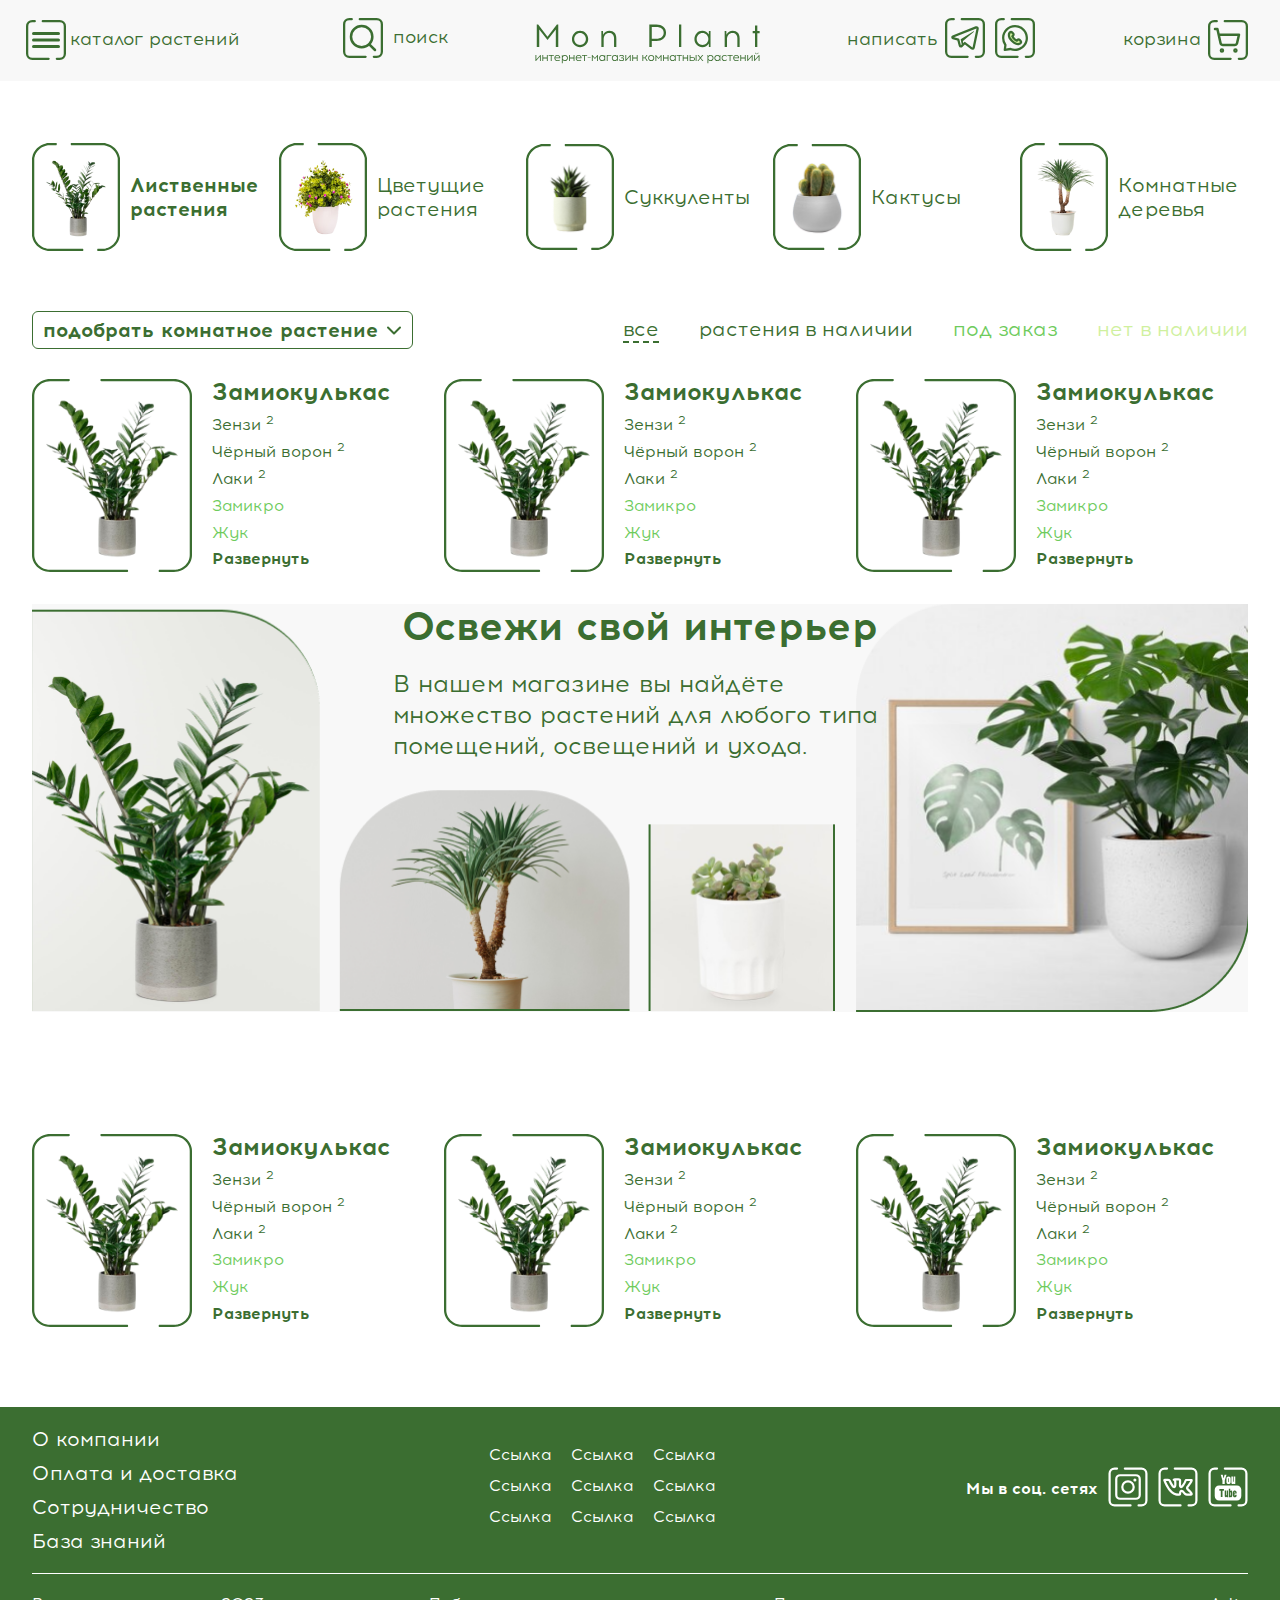
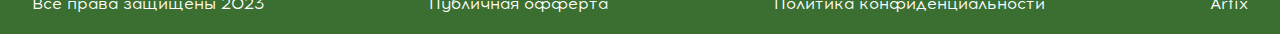
<file: index.html>
<!DOCTYPE html><html lang="ru" class="page"><head><meta charset="UTF-8"><meta name="viewport" content="width=device-width,initial-scale=1"><link rel="shortcut icon" href="favicon.ico" type="image/x-icon"><meta http-equiv="X-UA-Compatible" content="ie=edge"><meta name="theme-color" content="#111111"><title>New Site</title><link rel="preload" href="fonts/AcromRegular.woff2" as="font" type="font/woff2" crossorigin><link rel="preload" href="fonts/AcromBold.woff2" as="font" type="font/woff2" crossorigin><link rel="stylesheet" href="css/vendor.css"><link rel="stylesheet" href="css/main.css"><script defer="defer" src="js/main.js"></script></head><body class="page__body"><div class="site-container"><header class="header"><div class="container header__container"><div class="header__burger" data-graph-path="menu"><button class="btn-reset burger"><span class="burger__line"></span> <svg class="burger__svg"><use xlink:href="img/sprite.svg#line"></use></svg></button> <span class="burger__text">каталог растений</span></div><div class="search-icon"><button class="btn-reset search-icon__btn"><svg class="search-icon__svg"><use xlink:href="img/sprite.svg#search"></use></svg> <span class="social__text">поиск</span><!-- <ul class="result"></ul> --></button><div class="search-icon__tooltip"><input type="text" class="input-reset search-icon__input" placeholder="Поиск"> <button class="btn-reset search-icon__close"></button></div></div><a href="/" class="header__logo"><img loading="lazy" src="./img/logo.svg" class="image" width="227" height="53" alt="Логотип Mon Plant"></a><div class="social"><span class="social__text">написать</span><ul class="list-reset social__list"><li class="social__item"><a href="#" target="_blank" class="social__link social__link--tg" aria-label="Телеграм"><svg class="social__svg"><use xlink:href="img/sprite.svg#tg"></use></svg></a></li><li class="social__item"><a href="#" target="_blank" class="social__link social__link--wa" aria-label="Whatsapp"><svg class="social__svg"><use xlink:href="img/sprite.svg#wa"></use></svg></a></li></ul></div><a href="/" class="header__cart"><span class="social__text">корзина</span> <svg class="social__svg"><use xlink:href="img/sprite.svg#cart"></use></svg></a></div></header><main class="main"><sectoin class="products"><div class="container"><div class="tabs" data-tabs="products"><ul class="list-reset tabs__nav"><li class="tabs__nav-item"><button class="btn-reset tabs__nav-btn" type="button"><div class="tabs__nav-img decor"><img loading="lazy" src="./img/catalog-tabs/tabs-1.png" class="image" width="60" height="80" alt="Картинка растения"></div><span class="tabs__nav-text">Лиственные растения</span></button></li><li class="tabs__nav-item"><button class="btn-reset tabs__nav-btn" type="button"><div class="tabs__nav-img decor"><img loading="lazy" src="./img/catalog-tabs/tabs-2.png" class="image" width="60" height="80" alt="Картинка растения"></div><span class="tabs__nav-text">Цветущие растения</span></button></li><li class="tabs__nav-item"><button class="btn-reset tabs__nav-btn" type="button"><div class="tabs__nav-img decor"><img loading="lazy" src="./img/catalog-tabs/tabs-3.png" class="image" width="60" height="80" alt="Картинка растения"></div><span class="tabs__nav-text">Суккуленты</span></button></li><li class="tabs__nav-item"><button class="btn-reset tabs__nav-btn" type="button"><div class="tabs__nav-img decor"><img loading="lazy" src="./img/catalog-tabs/tabs-4.png" class="image" width="60" height="80" alt="Картинка растения"></div><span class="tabs__nav-text">Кактусы</span></button></li><li class="tabs__nav-item"><button class="btn-reset tabs__nav-btn" type="button"><div class="tabs__nav-img decor"><img loading="lazy" src="./img/catalog-tabs/tabs-5.png" class="image" width="60" height="80" alt="Картинка растения"></div><span class="tabs__nav-text">Комнатные деревья</span></button></li></ul><div class="tabs__content"><div class="tabs__panel filter" data-ref="container-1"><div class="filter__btns"><button class="btn-reset filter__btn" type="button">подобрать комнатное растение</button><ul class="list-reset filter__tabs"><li class="filter__tabs-item"><button data-filter="all" class="btn-reset filter__tabs-btn filter__tabs-btn--instock mixitup-control-active">все</button></li><li class="filter__tabs-item"><button data-filter=".instock" class="btn-reset filter__tabs-btn filter__tabs-btn--instock">растения в наличии</button></li><li class="filter__tabs-item"><button data-filter=".order" class="btn-reset filter__tabs-btn filter__tabs-btn--order">под заказ</button></li><li class="filter__tabs-item"><button data-filter=".outstock" class="btn-reset filter__tabs-btn filter__tabs-btn--outstock">нет в наличии</button></li></ul><div class="filter__inner is-hidden"><div class="filter__block"><p class="filter__block-name">Полив</p><ul class="list-reset filter__block-list"><li class="filter__block-item"><label class="custom-checkbox"><input type="checkbox" class="custom-checkbox__field"> <span class="custom-checkbox__content">минимальный полив</span></label></li><li class="filter__block-item"><label class="custom-checkbox"><input type="checkbox" class="custom-checkbox__field"> <span class="custom-checkbox__content">умеренный полив</span></label></li><li class="filter__block-item"><label class="custom-checkbox"><input type="checkbox" class="custom-checkbox__field"> <span class="custom-checkbox__content">влаголюбивое растение</span></label></li></ul></div><div class="filter__block"><p class="filter__block-name">Опрыскивание</p><ul class="list-reset filter__block-list"><li class="filter__block-item"><label class="custom-checkbox"><input type="checkbox" class="custom-checkbox__field"> <span class="custom-checkbox__content">не нуждается</span></label></li><li class="filter__block-item"><label class="custom-checkbox"><input type="checkbox" class="custom-checkbox__field"> <span class="custom-checkbox__content">ежедневно</span></label></li><li class="filter__block-item"><label class="custom-checkbox"><input type="checkbox" class="custom-checkbox__field"> <span class="custom-checkbox__content">2 раза в день</span></label></li></ul></div><div class="filter__block"><p class="filter__block-name">Температура воздуха</p><ul class="list-reset filter__block-list"><li class="filter__block-item"><label class="custom-checkbox"><input type="checkbox" class="custom-checkbox__field"> <span class="custom-checkbox__content">10-16 градусов</span></label></li><li class="filter__block-item"><label class="custom-checkbox"><input type="checkbox" class="custom-checkbox__field"> <span class="custom-checkbox__content">16–25 градусов</span></label></li></ul></div><div class="filter__block"><p class="filter__block-name">Сложноть ухода</p><ul class="list-reset filter__block-list"><li class="filter__block-item"><label class="custom-checkbox"><input type="checkbox" class="custom-checkbox__field"> <span class="custom-checkbox__content">для новичков</span></label></li><li class="filter__block-item"><label class="custom-checkbox"><input type="checkbox" class="custom-checkbox__field"> <span class="custom-checkbox__content">для опытных</span></label></li><li class="filter__block-item"><label class="custom-checkbox"><input type="checkbox" class="custom-checkbox__field"> <span class="custom-checkbox__content">для продвинутых</span></label></li></ul></div><div class="filter__block"><p class="filter__block-name">Освещение</p><ul class="list-reset filter__block-list"><li class="filter__block-item"><label class="custom-checkbox"><input type="checkbox" class="custom-checkbox__field"> <span class="custom-checkbox__content">теневыносливый</span></label></li><li class="filter__block-item"><label class="custom-checkbox"><input type="checkbox" class="custom-checkbox__field"> <span class="custom-checkbox__content">умеренное освещение</span></label></li><li class="filter__block-item"><label class="custom-checkbox"><input type="checkbox" class="custom-checkbox__field"> <span class="custom-checkbox__content">светолюбивое растение</span></label></li></ul></div><div class="filter__block"><p class="filter__block-name">Высота взрослого растения</p><ul class="list-reset filter__block-list filter__block-list--flex"><li class="filter__block-item"><label class="custom-input" for="start-input"><span class="custom-input__text">от</span> <input type="number" id="start-input" name="start" min="20" max="250" class="input-reset custom-input__numb" placeholder="20"> <span class="custom-input__text">см</span></label></li><li class="filter__block-item"><label class="custom-input" for="end-input"><span class="custom-input__text">до</span> <input type="number" id="end-input" name="end" min="20" max="250" class="input-reset custom-input__numb" placeholder="250"> <span class="custom-input__text">см</span></label></li></ul></div><div class="filter__block"><p class="filter__block-name">Скорость роста в год</p><ul class="list-reset filter__block-list filter__block-list--flex"><li class="filter__block-item"><label class="custom-input" for="start-input"><span class="custom-input__text">от</span> <input type="number" id="start-input" name="start" min="20" max="250" class="input-reset custom-input__numb" placeholder="20"> <span class="custom-input__text">см</span></label></li><li class="filter__block-item"><label class="custom-input" for="end-input"><span class="custom-input__text">до</span> <input type="number" id="end-input" name="end" min="20" max="250" class="input-reset custom-input__numb" placeholder="250"> <span class="custom-input__text">см</span></label></li></ul></div><div class="filter__block"><p class="filter__block-name">Сезонность</p><ul class="list-reset filter__block-list"><li class="filter__block-item"><label class="custom-checkbox"><input type="checkbox" class="custom-checkbox__field"> <span class="custom-checkbox__content">да</span></label></li><li class="filter__block-item"><label class="custom-checkbox"><input type="checkbox" class="custom-checkbox__field"> <span class="custom-checkbox__content">нет</span></label></li></ul></div><div class="filter__block"><p class="filter__block-name">Хищное растение</p><ul class="list-reset filter__block-list"><li class="filter__block-item"><label class="custom-checkbox"><input type="checkbox" class="custom-checkbox__field"> <span class="custom-checkbox__content">да</span></label></li><li class="filter__block-item"><label class="custom-checkbox"><input type="checkbox" class="custom-checkbox__field"> <span class="custom-checkbox__content">нет</span></label></li></ul></div><div class="filter__block"><p class="filter__block-name">Ядовитость</p><ul class="list-reset filter__block-list"><li class="filter__block-item"><label class="custom-checkbox"><input type="checkbox" class="custom-checkbox__field"> <span class="custom-checkbox__content">нет</span></label></li><li class="filter__block-item"><label class="custom-checkbox"><input type="checkbox" class="custom-checkbox__field"> <span class="custom-checkbox__content">пыльца</span></label></li><li class="filter__block-item"><label class="custom-checkbox"><input type="checkbox" class="custom-checkbox__field"> <span class="custom-checkbox__content">ядовитый сок</span></label></li></ul></div><div class="filter__content-btns"><button class="btn-reset filter__content-btn-green">Применить</button> <button class="btn-reset filter__content-btn-white">Сбросить фильтр</button></div></div></div><div class="tabs__products"><article class="product"><img loading="lazy" src="./img/catalog/catalog-1.png" class="image product__img decor" width="160" height="200" alt="Цветок"><div class="product__content"><p class="product__name">Замиокулькас</p><ul class="list-reset product__list"><li class="product__item mix all instock"><a href="#" class="product__link product__link--instock">Зензи <sup>2</sup></a></li><li class="product__item mix all instock"><a href="#" class="product__link product__link--instock">Чёрный ворон <sup>2</sup></a></li><li class="product__item mix all instock"><a href="#" class="product__link product__link--instock">Лаки <sup>2</sup></a></li><li class="product__item mix all order"><a href="#" class="product__link product__link--order">Замикро</a></li><li class="product__item mix all order"><a href="#" class="product__link product__link--order">Жук</a></li><li class="product__item mix all order"><a href="#" class="product__link product__link--order">Суприм</a></li><li class="product__item mix all order"><a href="#" class="product__link product__link--order">Мини Дварф</a></li><li class="product__item mix all outstock"><a href="#" class="product__link product__link--order">Буавена</a></li><li class="product__item mix all outstock"><a href="#" class="product__link product__link--outstock">Вариегатный</a></li></ul></div></article><article class="product"><img loading="lazy" src="./img/catalog/catalog-1.png" class="image product__img decor" width="160" height="200" alt="Цветок"><div class="product__content"><p class="product__name">Замиокулькас</p><ul class="list-reset product__list"><li class="product__item mix all instock"><a href="#" class="product__link product__link--instock">Зензи <sup>2</sup></a></li><li class="product__item mix all instock"><a href="#" class="product__link product__link--instock">Чёрный ворон <sup>2</sup></a></li><li class="product__item mix all instock"><a href="#" class="product__link product__link--instock">Лаки <sup>2</sup></a></li><li class="product__item mix all order"><a href="#" class="product__link product__link--order">Замикро</a></li><li class="product__item mix all order"><a href="#" class="product__link product__link--order">Жук</a></li><li class="product__item mix all order"><a href="#" class="product__link product__link--order">Суприм</a></li><li class="product__item mix all order"><a href="#" class="product__link product__link--order">Мини Дварф</a></li><li class="product__item mix all outstock"><a href="#" class="product__link product__link--order">Буавена</a></li><li class="product__item mix all outstock"><a href="#" class="product__link product__link--outstock">Вариегатный</a></li></ul></div></article><article class="product"><img loading="lazy" src="./img/catalog/catalog-1.png" class="image product__img decor" width="160" height="200" alt="Цветок"><div class="product__content"><p class="product__name">Замиокулькас</p><ul class="list-reset product__list"><li class="product__item mix all instock"><a href="#" class="product__link product__link--instock">Зензи <sup>2</sup></a></li><li class="product__item mix all instock"><a href="#" class="product__link product__link--instock">Чёрный ворон <sup>2</sup></a></li><li class="product__item mix all instock"><a href="#" class="product__link product__link--instock">Лаки <sup>2</sup></a></li><li class="product__item mix all order"><a href="#" class="product__link product__link--order">Замикро</a></li><li class="product__item mix all order"><a href="#" class="product__link product__link--order">Жук</a></li><li class="product__item mix all order"><a href="#" class="product__link product__link--order">Суприм</a></li><li class="product__item mix all order"><a href="#" class="product__link product__link--order">Мини Дварф</a></li><li class="product__item mix all outstock"><a href="#" class="product__link product__link--order">Буавена</a></li><li class="product__item mix all outstock"><a href="#" class="product__link product__link--outstock">Вариегатный</a></li></ul></div></article><div class="products-banner"><h2 class="products-banner__name">Освежи свой интерьер</h2><p class="products-banner__text">В нашем магазине вы найдёте множество растений для любого типа помещений, освещений и ухода.</p></div><article class="product"><img loading="lazy" src="./img/catalog/catalog-1.png" class="image product__img decor" width="160" height="200" alt="Цветок"><div class="product__content"><p class="product__name">Замиокулькас</p><ul class="list-reset product__list"><li class="product__item mix all instock"><a href="#" class="product__link product__link--instock">Зензи <sup>2</sup></a></li><li class="product__item mix all instock"><a href="#" class="product__link product__link--instock">Чёрный ворон <sup>2</sup></a></li><li class="product__item mix all instock"><a href="#" class="product__link product__link--instock">Лаки <sup>2</sup></a></li><li class="product__item mix all order"><a href="#" class="product__link product__link--order">Замикро</a></li><li class="product__item mix all order"><a href="#" class="product__link product__link--order">Жук</a></li><li class="product__item mix all order"><a href="#" class="product__link product__link--order">Суприм</a></li><li class="product__item mix all order"><a href="#" class="product__link product__link--order">Мини Дварф</a></li><li class="product__item mix all outstock"><a href="#" class="product__link product__link--order">Буавена</a></li><li class="product__item mix all outstock"><a href="#" class="product__link product__link--outstock">Вариегатный</a></li></ul></div></article><article class="product"><img loading="lazy" src="./img/catalog/catalog-1.png" class="image product__img decor" width="160" height="200" alt="Цветок"><div class="product__content"><p class="product__name">Замиокулькас</p><ul class="list-reset product__list"><li class="product__item mix all instock"><a href="#" class="product__link product__link--instock">Зензи <sup>2</sup></a></li><li class="product__item mix all instock"><a href="#" class="product__link product__link--instock">Чёрный ворон <sup>2</sup></a></li><li class="product__item mix all instock"><a href="#" class="product__link product__link--instock">Лаки <sup>2</sup></a></li><li class="product__item mix all order"><a href="#" class="product__link product__link--order">Замикро</a></li><li class="product__item mix all order"><a href="#" class="product__link product__link--order">Жук</a></li><li class="product__item mix all order"><a href="#" class="product__link product__link--order">Суприм</a></li><li class="product__item mix all order"><a href="#" class="product__link product__link--order">Мини Дварф</a></li><li class="product__item mix all outstock"><a href="#" class="product__link product__link--order">Буавена</a></li><li class="product__item mix all outstock"><a href="#" class="product__link product__link--outstock">Вариегатный</a></li></ul></div></article><article class="product"><img loading="lazy" src="./img/catalog/catalog-1.png" class="image product__img decor" width="160" height="200" alt="Цветок"><div class="product__content"><p class="product__name">Замиокулькас</p><ul class="list-reset product__list"><li class="product__item mix all instock"><a href="#" class="product__link product__link--instock">Зензи <sup>2</sup></a></li><li class="product__item mix all instock"><a href="#" class="product__link product__link--instock">Чёрный ворон <sup>2</sup></a></li><li class="product__item mix all instock"><a href="#" class="product__link product__link--instock">Лаки <sup>2</sup></a></li><li class="product__item mix all order"><a href="#" class="product__link product__link--order">Замикро</a></li><li class="product__item mix all order"><a href="#" class="product__link product__link--order">Жук</a></li><li class="product__item mix all order"><a href="#" class="product__link product__link--order">Суприм</a></li><li class="product__item mix all order"><a href="#" class="product__link product__link--order">Мини Дварф</a></li><li class="product__item mix all outstock"><a href="#" class="product__link product__link--order">Буавена</a></li><li class="product__item mix all outstock"><a href="#" class="product__link product__link--outstock">Вариегатный</a></li></ul></div></article></div></div><div class="tabs__panel filter" data-ref="container-2">2</div><div class="tabs__panel">3</div><div class="tabs__panel">4</div><div class="tabs__panel">5</div></div></div></div></sectoin></main><footer class="footer"><div class="container"><div class="footer__container"><div class="footer__top"><ul class="list-reset footer__list"><li class="footer__item"><a href="#" class="footer__link-nav">О компании</a></li><li class="footer__item"><a href="#" class="footer__link-nav">Оплата и доставка</a></li><li class="footer__item"><a href="#" class="footer__link-nav">Сотрудничество</a></li><li class="footer__item"><a href="#" class="footer__link-nav">База знаний</a></li></ul><ul class="list-reset footer__center-list"><li class="footer__center-item"><a href="#" class="footer__center-link">Ссылка</a></li><li class="footer__center-item"><a href="#" class="footer__center-link">Ссылка</a></li><li class="footer__center-item"><a href="#" class="footer__center-link">Ссылка</a></li><li class="footer__center-item"><a href="#" class="footer__center-link">Ссылка</a></li><li class="footer__center-item"><a href="#" class="footer__center-link">Ссылка</a></li><li class="footer__center-item"><a href="#" class="footer__center-link">Ссылка</a></li><li class="footer__center-item"><a href="#" class="footer__center-link">Ссылка</a></li><li class="footer__center-item"><a href="#" class="footer__center-link">Ссылка</a></li><li class="footer__center-item"><a href="#" class="footer__center-link">Ссылка</a></li></ul><div class="social social__footer"><span class="social__text-footer">Мы в соц. сетях</span><ul class="list-reset social__list"><li class="social__item"><a href="#" target="_blank" class="social__link social__link--tg" aria-label="Телеграм"><svg class="social__svg"><use xlink:href="img/sprite.svg#inst"></use></svg></a></li><li class="social__item"><a href="#" target="_blank" class="social__link social__link--tg" aria-label="Телеграм"><svg class="social__svg"><use xlink:href="img/sprite.svg#vk"></use></svg></a></li><li class="social__item"><a href="#" target="_blank" class="social__link social__link--wa" aria-label="Whatsapp"><svg class="social__svg"><use xlink:href="img/sprite.svg#yt"></use></svg></a></li></ul></div></div><div class="footer__bottom"><ul class="list-reset footer__bottom-list"><li class="footer__bottom-item"><a class="footer__bottom-link">Все права защищены 2023</a></li><li class="footer__bottom-item"><a href="#" class="footer__bottom-link">Публичная офферта</a></li><li class="footer__bottom-item"><a href="#" class="footer__bottom-link">Политика конфиденциальности</a></li><li class="footer__bottom-item"><a href="#" class="footer__bottom-link">Artix</a></li></ul></div></div></div></footer><div class="graph-modal graph-modal-menu"><div class="graph-modal__container" role="dialog" aria-modal="true" data-graph-target="modal-cart"><button class="btn-reset js-modal-close graph-modal__close" aria-label="Закрыть модальное окно"></button><div class="graph-modal__content"><div class="blocks-card blocks-card--d"><div class="blocks-card__filter-big"><ul class="list-reset blocks-card__filter-big-list"><li class="blocks-card__filter-big-item"><span class="blocks-card__filter-big-name">Выберите</span></li><li class="blocks-card__filter-big-item"><button data-filter=".gor" class="btn-reset blocks-card__filter-big-btn">горшок</button></li><li class="blocks-card__filter-big-item"><button data-filter=".kash" class="btn-reset blocks-card__filter-big-btn">кашпо</button></li></ul></div><div class="blocks-card__filter-small"><ul class="list-reset blocks-card__filter-small-list"><li class="blocks-card__filter-small-item"><span class="blocks-card__filter-small-name">Материал</span></li><li class="blocks-card__filter-small-item"><button data-filter=".gor" class="btn-reset blocks-card__filter-small-btn">Пластиковый</button></li><li class="blocks-card__filter-small-item"><button data-filter=".kash" class="btn-reset blocks-card__filter-small-btn">Керамический</button></li></ul><ul class="list-reset blocks-card__filter-small-list"><li class="blocks-card__filter-small-item"><span class="blocks-card__filter-small-name">Объём</span></li><li class="blocks-card__filter-small-item"><button data-filter=".zerotwo" class="btn-reset blocks-card__filter-small-btn">0.2 л</button></li><li class="blocks-card__filter-small-item"><button data-filter=".zerofive" class="btn-reset blocks-card__filter-small-btn">0.5 л</button></li><li class="blocks-card__filter-small-item"><button data-filter=".one" class="btn-reset blocks-card__filter-small-btn">1 л</button></li><li class="blocks-card__filter-small-item"><button data-filter=".two" class="btn-reset blocks-card__filter-small-btn">2 л</button></li></ul><ul class="list-reset blocks-card__filter-small-list"><li class="blocks-card__filter-small-item"><span class="blocks-card__filter-small-name">Высота</span></li><li class="blocks-card__filter-small-item"><button data-filter=".seven" class="btn-reset blocks-card__filter-small-btn">7 см</button></li><li class="blocks-card__filter-small-item"><button data-filter=".fifteen" class="btn-reset blocks-card__filter-small-btn">15 см</button></li><li class="blocks-card__filter-small-item"><button data-filter=".twenty" class="btn-reset blocks-card__filter-small-btn">20 см</button></li><li class="blocks-card__filter-small-item"><button data-filter=".thirty" class="btn-reset blocks-card__filter-small-btn">30 см</button></li></ul></div><div class="blocks-card__content"><div class="blocks-card__inner mix gor seven blocks-card--more"><div class="blocks-card__img decor"><img loading="lazy" src="./img/pot.png" class="image" width="250" height="250" alt=""></div><div class="blocks-card__decr"><div class="blocks-card__name">Транспортировачный горшок</div><ul class="list-reset blocks-card__list"><li class="blocks-card__item"><span class="blocks-card__text">Артикул</span> <span class="blocks-card__text">257789</span></li><li class="blocks-card__item"><span class="blocks-card__text">Высота</span> <span class="blocks-card__text">30 см</span></li><li class="blocks-card__item"><span class="blocks-card__text">Диаметр</span> <span class="blocks-card__text">30 см</span></li><li class="blocks-card__item"><span class="blocks-card__text">Объём</span> <span class="blocks-card__text">0.5 л</span></li><li class="blocks-card__item"><span class="blocks-card__text">Материал</span> <span class="blocks-card__text">0.5 л</span></li><li class="blocks-card__item"><span class="blocks-card__text blocks-card__text--width">Цена</span> <span class="blocks-card__text blocks-card__text--width">0 ₽</span></li></ul><button class="btn-reset blocks-card__btn">Выбрать</button></div></div><div class="blocks-card__inner mix gor seven blocks-card--more"><div class="blocks-card__img decor"><img loading="lazy" src="./img/pot.png" class="image" width="250" height="250" alt=""></div><div class="blocks-card__decr"><div class="blocks-card__name">Транспортировачный горшок</div><ul class="list-reset blocks-card__list"><li class="blocks-card__item"><span class="blocks-card__text">Артикул</span> <span class="blocks-card__text">257789</span></li><li class="blocks-card__item"><span class="blocks-card__text">Высота</span> <span class="blocks-card__text">30 см</span></li><li class="blocks-card__item"><span class="blocks-card__text">Диаметр</span> <span class="blocks-card__text">30 см</span></li><li class="blocks-card__item"><span class="blocks-card__text">Объём</span> <span class="blocks-card__text">0.5 л</span></li><li class="blocks-card__item"><span class="blocks-card__text">Материал</span> <span class="blocks-card__text">0.5 л</span></li><li class="blocks-card__item"><span class="blocks-card__text blocks-card__text--width">Цена</span> <span class="blocks-card__text blocks-card__text--width">0 ₽</span></li></ul><button class="btn-reset blocks-card__btn">Выбрать</button></div></div><div class="blocks-card__inner mix gor thirty blocks-card--more"><div class="blocks-card__img decor"><img loading="lazy" src="./img/pot.png" class="image" width="250" height="250" alt=""></div><div class="blocks-card__decr"><div class="blocks-card__name">Транспортировачный горшок</div><ul class="list-reset blocks-card__list"><li class="blocks-card__item"><span class="blocks-card__text">Артикул</span> <span class="blocks-card__text">257789</span></li><li class="blocks-card__item"><span class="blocks-card__text">Высота</span> <span class="blocks-card__text">30 см</span></li><li class="blocks-card__item"><span class="blocks-card__text">Диаметр</span> <span class="blocks-card__text">30 см</span></li><li class="blocks-card__item"><span class="blocks-card__text">Объём</span> <span class="blocks-card__text">0.5 л</span></li><li class="blocks-card__item"><span class="blocks-card__text">Материал</span> <span class="blocks-card__text">0.5 л</span></li><li class="blocks-card__item"><span class="blocks-card__text blocks-card__text--width">Цена</span> <span class="blocks-card__text blocks-card__text--width">0 ₽</span></li></ul><button class="btn-reset blocks-card__btn">Выбрать</button></div></div><div class="blocks-card__inner mix kash thirty blocks-card--more"><div class="blocks-card__img decor"><img loading="lazy" src="./img/pot.png" class="image" width="250" height="250" alt=""></div><div class="blocks-card__decr"><div class="blocks-card__name">Транспортировачный горшок</div><ul class="list-reset blocks-card__list"><li class="blocks-card__item"><span class="blocks-card__text">Артикул</span> <span class="blocks-card__text">257789</span></li><li class="blocks-card__item"><span class="blocks-card__text">Высота</span> <span class="blocks-card__text">30 см</span></li><li class="blocks-card__item"><span class="blocks-card__text">Диаметр</span> <span class="blocks-card__text">30 см</span></li><li class="blocks-card__item"><span class="blocks-card__text">Объём</span> <span class="blocks-card__text">0.5 л</span></li><li class="blocks-card__item"><span class="blocks-card__text">Материал</span> <span class="blocks-card__text">0.5 л</span></li><li class="blocks-card__item"><span class="blocks-card__text blocks-card__text--width">Цена</span> <span class="blocks-card__text blocks-card__text--width">0 ₽</span></li></ul><button class="btn-reset blocks-card__btn">Выбрать</button></div></div><div class="blocks-card__inner mix kash seven blocks-card--more"><div class="blocks-card__img decor"><img loading="lazy" src="./img/pot.png" class="image" width="250" height="250" alt=""></div><div class="blocks-card__decr"><div class="blocks-card__name">Транспортировачный горшок</div><ul class="list-reset blocks-card__list"><li class="blocks-card__item"><span class="blocks-card__text">Артикул</span> <span class="blocks-card__text">257789</span></li><li class="blocks-card__item"><span class="blocks-card__text">Высота</span> <span class="blocks-card__text">30 см</span></li><li class="blocks-card__item"><span class="blocks-card__text">Диаметр</span> <span class="blocks-card__text">30 см</span></li><li class="blocks-card__item"><span class="blocks-card__text">Объём</span> <span class="blocks-card__text">0.5 л</span></li><li class="blocks-card__item"><span class="blocks-card__text">Материал</span> <span class="blocks-card__text">0.5 л</span></li><li class="blocks-card__item"><span class="blocks-card__text blocks-card__text--width">Цена</span> <span class="blocks-card__text blocks-card__text--width">0 ₽</span></li></ul><button class="btn-reset blocks-card__btn">Выбрать</button></div></div><div class="blocks-card__inner mix gor thirty blocks-card--more"><div class="blocks-card__img decor"><img loading="lazy" src="./img/pot.png" class="image" width="250" height="250" alt=""></div><div class="blocks-card__decr"><div class="blocks-card__name">Транспортировачный горшок</div><ul class="list-reset blocks-card__list"><li class="blocks-card__item"><span class="blocks-card__text">Артикул</span> <span class="blocks-card__text">257789</span></li><li class="blocks-card__item"><span class="blocks-card__text">Высота</span> <span class="blocks-card__text">30 см</span></li><li class="blocks-card__item"><span class="blocks-card__text">Диаметр</span> <span class="blocks-card__text">30 см</span></li><li class="blocks-card__item"><span class="blocks-card__text">Объём</span> <span class="blocks-card__text">0.5 л</span></li><li class="blocks-card__item"><span class="blocks-card__text">Материал</span> <span class="blocks-card__text">0.5 л</span></li><li class="blocks-card__item"><span class="blocks-card__text blocks-card__text--width">Цена</span> <span class="blocks-card__text blocks-card__text--width">0 ₽</span></li></ul><button class="btn-reset blocks-card__btn">Выбрать</button></div></div><button class="btn-reset blocks-card__show-more">Показать еще</button></div><h2 class="interested__title">Выберите грунт в горшок</h2><div class="swiper blocks-card__slider"><div class="swiper-wrapper"><div class="swiper-slide"><div class="blocks-card__slide mix gor seven"><div class="blocks-card__img decor"><img loading="lazy" src="./img/ground.png" class="image" width="250" height="250" alt=""></div><div class="blocks-card__decr"><div class="blocks-card__name">Станлдартный грунт</div><ul class="list-reset blocks-card__list"><li class="blocks-card__item"><span class="blocks-card__text">Артикул</span> <span class="blocks-card__text">257789</span></li><li class="blocks-card__item"><span class="blocks-card__text">Описание</span> <span class="blocks-card__text">30 см</span></li><li class="blocks-card__item"><span class="blocks-card__text blocks-card__text--width">Цена</span> <span class="blocks-card__text blocks-card__text--width">0 ₽</span></li></ul><button class="btn-reset blocks-card__btn">Выбрать</button></div></div></div><div class="swiper-slide"><div class="blocks-card__slide mix gor seven"><div class="blocks-card__img decor"><img loading="lazy" src="./img/ground.png" class="image" width="250" height="250" alt=""></div><div class="blocks-card__decr"><div class="blocks-card__name">Станлдартный грунт</div><ul class="list-reset blocks-card__list"><li class="blocks-card__item"><span class="blocks-card__text">Артикул</span> <span class="blocks-card__text">257789</span></li><li class="blocks-card__item"><span class="blocks-card__text">Описание</span> <span class="blocks-card__text">30 см</span></li><li class="blocks-card__item"><span class="blocks-card__text blocks-card__text--width">Цена</span> <span class="blocks-card__text blocks-card__text--width">0 ₽</span></li></ul><button class="btn-reset blocks-card__btn">Выбрать</button></div></div></div><div class="swiper-slide"><div class="blocks-card__slide mix gor seven"><div class="blocks-card__img decor"><img loading="lazy" src="./img/ground.png" class="image" width="250" height="250" alt=""></div><div class="blocks-card__decr"><div class="blocks-card__name">Станлдартный грунт</div><ul class="list-reset blocks-card__list"><li class="blocks-card__item"><span class="blocks-card__text">Артикул</span> <span class="blocks-card__text">257789</span></li><li class="blocks-card__item"><span class="blocks-card__text">Описание</span> <span class="blocks-card__text">30 см</span></li><li class="blocks-card__item"><span class="blocks-card__text blocks-card__text--width">Цена</span> <span class="blocks-card__text blocks-card__text--width">0 ₽</span></li></ul><button class="btn-reset blocks-card__btn">Выбрать</button></div></div></div><div class="swiper-slide"><div class="blocks-card__slide mix gor seven"><div class="blocks-card__img decor"><img loading="lazy" src="./img/ground.png" class="image" width="250" height="250" alt=""></div><div class="blocks-card__decr"><div class="blocks-card__name">Станлдартный грунт</div><ul class="list-reset blocks-card__list"><li class="blocks-card__item"><span class="blocks-card__text">Артикул</span> <span class="blocks-card__text">257789</span></li><li class="blocks-card__item"><span class="blocks-card__text">Описание</span> <span class="blocks-card__text">30 см</span></li><li class="blocks-card__item"><span class="blocks-card__text blocks-card__text--width">Цена</span> <span class="blocks-card__text blocks-card__text--width">0 ₽</span></li></ul><button class="btn-reset blocks-card__btn">Выбрать</button></div></div></div></div></div></div></div></div><div class="graph-modal__container graph-modal__container--tabs" role="dialog" aria-modal="true" data-graph-target="menu"><button class="btn-reset js-modal-close graph-modal__close" aria-label="Закрыть модальное окно"></button><div class="graph-modal__content"><div class="tabs tabs-menu" data-menu data-tabs="tabs-menu"><div class="tabs-menu__wrapper"><ul class="list-reset tabs__nav tabs-menu__list"><li class="tabs-menu__item"><button class="btn-reset tabs__nav-btn tabs-menu__btn" type="button">Лиственные растения</button></li><li class="tabs-menu__item"><button class="btn-reset tabs__nav-btn tabs-menu__btn" type="button">Цветущие растения</button></li><li class="tabs-menu__item"><button class="btn-reset tabs__nav-btn tabs-menu__btn" type="button">Суккуленты</button></li><li class="tabs-menu__item"><button class="btn-reset tabs__nav-btn tabs-menu__btn" type="button">Кактусы</button></li><li class="tabs-menu__item"><button class="btn-reset tabs__nav-btn tabs-menu__btn" type="button">Комнатные деревья</button></li></ul><div class="tabs-menu__content"><div class="tabs__panel tabs-menu__panel"><ul class="list-reset tabs-menu__panel-list" data-simplebar><li class="tabs-menu__panel-item">Замиокулькас</li><li class="tabs-menu__panel-item">Замиокулькас</li><li class="tabs-menu__panel-item">Замиокулькас</li><li class="tabs-menu__panel-item">Хлорофитум</li><li class="tabs-menu__panel-item">Хлорофитум</li><li class="tabs-menu__panel-item">Хлорофитум</li><li class="tabs-menu__panel-item">Нефролепис</li><li class="tabs-menu__panel-item">Нефролепис</li><li class="tabs-menu__panel-item">Нефролепис</li><li class="tabs-menu__panel-item">Сансевиерия</li><li class="tabs-menu__panel-item">Сансевиерия</li><li class="tabs-menu__panel-item">Сансевиерия</li><li class="tabs-menu__panel-item">Замиокулькас</li><li class="tabs-menu__panel-item">Замиокулькас</li><li class="tabs-menu__panel-item">Замиокулькас</li><li class="tabs-menu__panel-item">Хлорофитум</li><li class="tabs-menu__panel-item">Хлорофитум</li><li class="tabs-menu__panel-item">Хлорофитум</li><li class="tabs-menu__panel-item">Нефролепис</li><li class="tabs-menu__panel-item">Нефролепис</li><li class="tabs-menu__panel-item">Нефролепис</li><li class="tabs-menu__panel-item">Сансевиерия</li><li class="tabs-menu__panel-item">Сансевиерия</li><li class="tabs-menu__panel-item">Сансевиерия</li><li class="tabs-menu__panel-item">Пеперомия</li><li class="tabs-menu__panel-item">Пеперомия</li><li class="tabs-menu__panel-item">Пеперомия</li><li class="tabs-menu__panel-item">Замиокулькас</li><li class="tabs-menu__panel-item">Замиокулькас</li><li class="tabs-menu__panel-item">Замиокулькас</li><li class="tabs-menu__panel-item">Хлорофитум</li><li class="tabs-menu__panel-item">Хлорофитум</li><li class="tabs-menu__panel-item">Хлорофитум</li><li class="tabs-menu__panel-item">Нефролепис</li><li class="tabs-menu__panel-item">Нефролепис</li><li class="tabs-menu__panel-item">Нефролепис</li><li class="tabs-menu__panel-item">Сансевиерия</li><li class="tabs-menu__panel-item">Сансевиерия</li><li class="tabs-menu__panel-item">Сансевиерия</li><li class="tabs-menu__panel-item">Пеперомия</li><li class="tabs-menu__panel-item">Пеперомия</li><li class="tabs-menu__panel-item">Пеперомия</li><li class="tabs-menu__panel-item">Замиокулькас</li><li class="tabs-menu__panel-item">Замиокулькас</li><li class="tabs-menu__panel-item">Замиокулькас</li><li class="tabs-menu__panel-item">Хлорофитум</li><li class="tabs-menu__panel-item">Хлорофитум</li><li class="tabs-menu__panel-item">Хлорофитум</li><li class="tabs-menu__panel-item">Нефролепис</li><li class="tabs-menu__panel-item">Нефролепис</li><li class="tabs-menu__panel-item">Нефролепис</li><li class="tabs-menu__panel-item">Сансевиерия</li><li class="tabs-menu__panel-item">Сансевиерия</li><li class="tabs-menu__panel-item">Сансевиерия</li><li class="tabs-menu__panel-item">Пеперомия</li><li class="tabs-menu__panel-item">Пеперомия</li><li class="tabs-menu__panel-item">Пеперомия</li><li class="tabs-menu__panel-item">Замиокулькас</li><li class="tabs-menu__panel-item">Замиокулькас</li><li class="tabs-menu__panel-item">Замиокулькас</li><li class="tabs-menu__panel-item">Хлорофитум</li><li class="tabs-menu__panel-item">Хлорофитум</li><li class="tabs-menu__panel-item">Хлорофитум</li><li class="tabs-menu__panel-item">Нефролепис</li><li class="tabs-menu__panel-item">Нефролепис</li><li class="tabs-menu__panel-item">Нефролепис</li><li class="tabs-menu__panel-item">Сансевиерия</li><li class="tabs-menu__panel-item">Сансевиерия</li><li class="tabs-menu__panel-item">Сансевиерия</li><li class="tabs-menu__panel-item">Пеперомия</li><li class="tabs-menu__panel-item">Пеперомия</li><li class="tabs-menu__panel-item">Пеперомия</li><li class="tabs-menu__panel-item">Замиокулькас</li><li class="tabs-menu__panel-item">Замиокулькас</li><li class="tabs-menu__panel-item">Замиокулькас</li><li class="tabs-menu__panel-item">Хлорофитум</li><li class="tabs-menu__panel-item">Хлорофитум</li><li class="tabs-menu__panel-item">Хлорофитум</li><li class="tabs-menu__panel-item">Нефролепис</li><li class="tabs-menu__panel-item">Нефролепис</li><li class="tabs-menu__panel-item">Нефролепис</li><li class="tabs-menu__panel-item">Сансевиерия</li><li class="tabs-menu__panel-item">Сансевиерия</li><li class="tabs-menu__panel-item">Сансевиерия</li><li class="tabs-menu__panel-item">Пеперомия</li><li class="tabs-menu__panel-item">Пеперомия</li><li class="tabs-menu__panel-item">Пеперомия</li><li class="tabs-menu__panel-item">Замиокулькас</li><li class="tabs-menu__panel-item">Замиокулькас</li><li class="tabs-menu__panel-item">Замиокулькас</li><li class="tabs-menu__panel-item">Хлорофитум</li><li class="tabs-menu__panel-item">Хлорофитум</li><li class="tabs-menu__panel-item">Хлорофитум</li><li class="tabs-menu__panel-item">Нефролепис</li><li class="tabs-menu__panel-item">Нефролепис</li><li class="tabs-menu__panel-item">Нефролепис</li><li class="tabs-menu__panel-item">Сансевиерия</li><li class="tabs-menu__panel-item">Сансевиерия</li><li class="tabs-menu__panel-item">Сансевиерия</li><li class="tabs-menu__panel-item">Пеперомия</li><li class="tabs-menu__panel-item">Пеперомия</li><li class="tabs-menu__panel-item">Пеперомия</li></ul></div><div class="tabs__panel tabs-menu__panel">2</div><div class="tabs__panel tabs-menu__panel">3</div><div class="tabs__panel tabs-menu__panel">4</div><div class="tabs__panel tabs-menu__panel">5</div></div><ul class="list-reset tabs__nav tabs-menu__list"><li class="tabs-menu__item"><a href="#" class="btn-reset tabs__nav-btn tabs-menu__btn">Грунт в мешках</a></li><li class="tabs-menu__item"><a href="#" class="btn-reset tabs__nav-btn tabs-menu__btn">Удобрения</a></li><li class="tabs-menu__item"><a href="#" class="btn-reset tabs__nav-btn tabs-menu__btn">Горшки</a></li><li class="tabs-menu__item"><a href="#" class="btn-reset tabs__nav-btn tabs-menu__btn">Кашпо</a></li><li class="tabs-menu__item"><a href="#" class="btn-reset tabs__nav-btn tabs-menu__btn">Инструмент</a></li></ul></div></div></div></div></div></div></body></html>
</file>
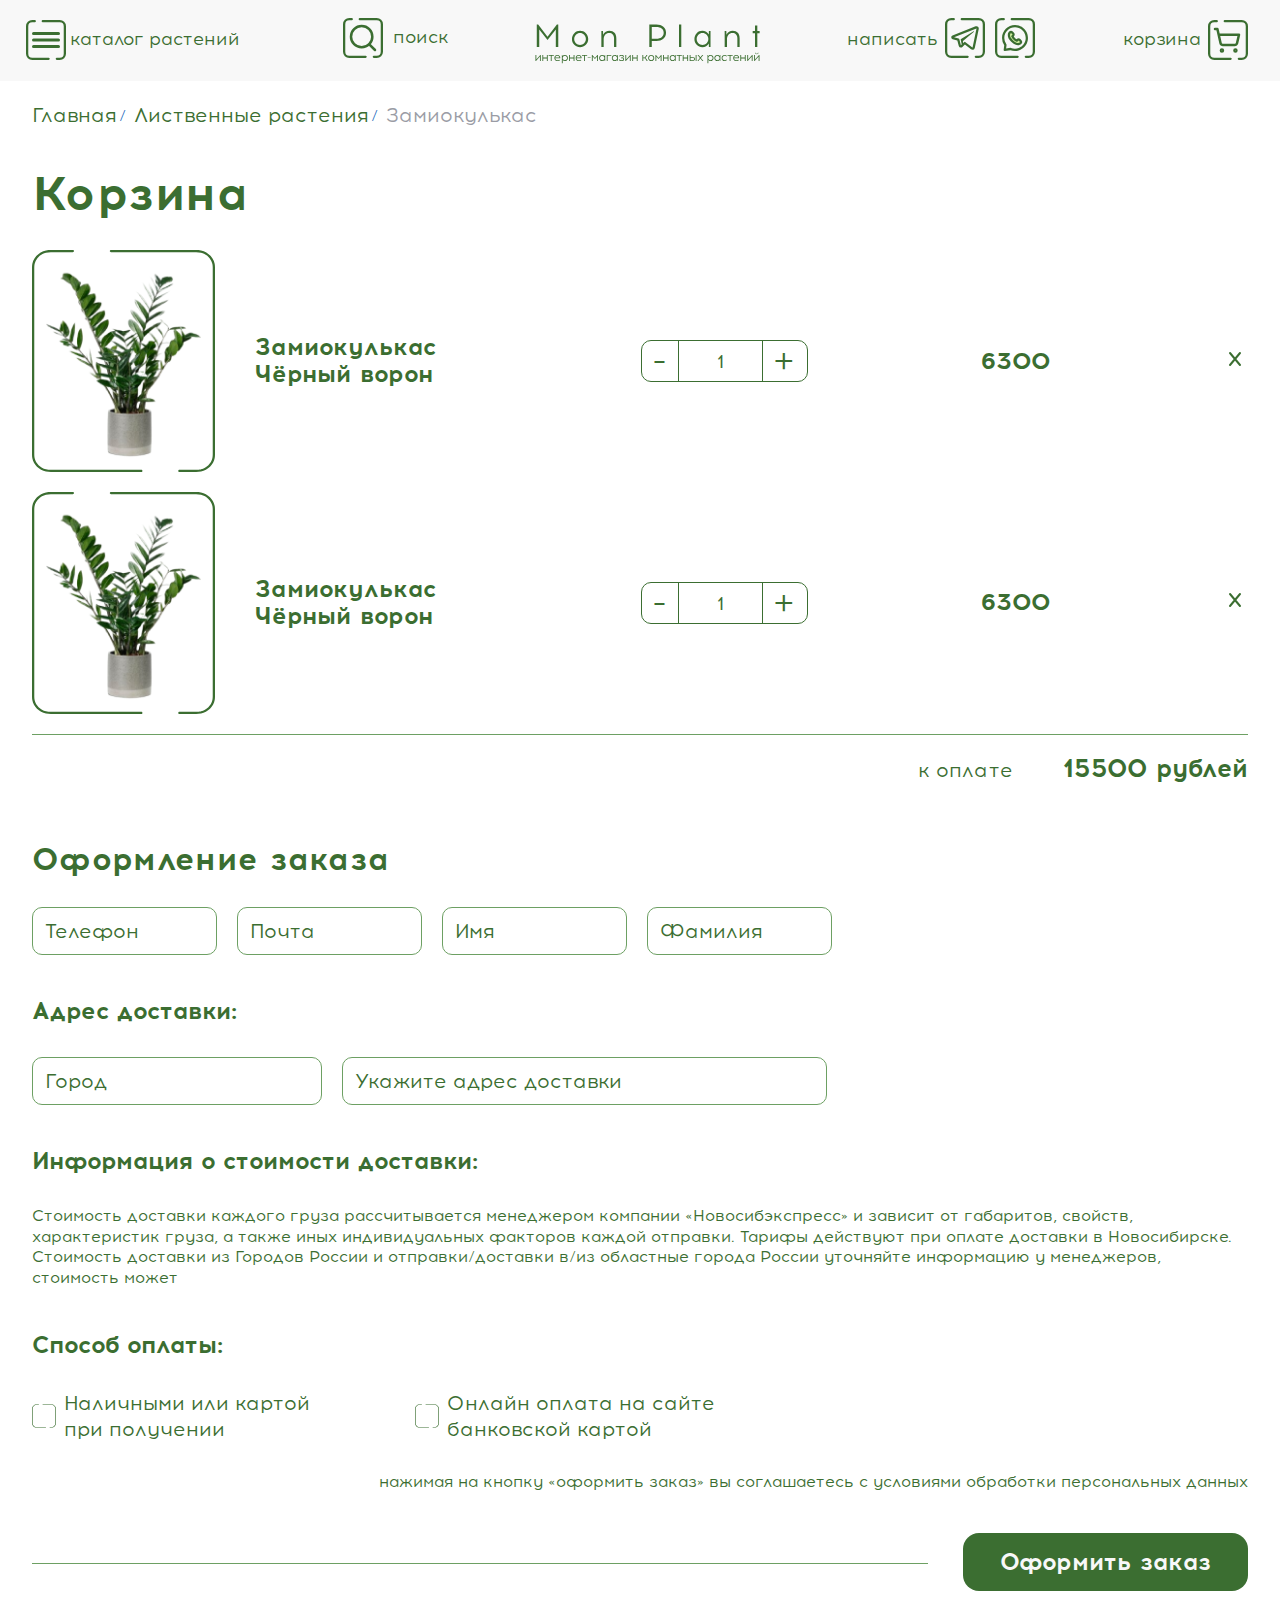
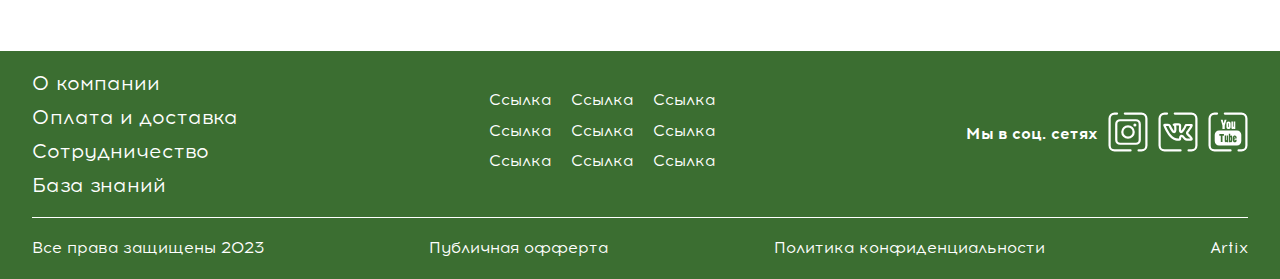
<file: cart.html>
<!DOCTYPE html><html lang="ru" class="page"><head><meta charset="UTF-8"><meta name="viewport" content="width=device-width,initial-scale=1"><link rel="shortcut icon" href="favicon.ico" type="image/x-icon"><meta http-equiv="X-UA-Compatible" content="ie=edge"><meta name="theme-color" content="#111111"><title>New Site</title><link rel="preload" href="fonts/AcromRegular.woff2" as="font" type="font/woff2" crossorigin><link rel="preload" href="fonts/AcromBold.woff2" as="font" type="font/woff2" crossorigin><link rel="stylesheet" href="css/vendor.css"><link rel="stylesheet" href="css/main.css"><script defer="defer" src="js/main.js"></script></head><body class="page__body"><div class="site-container"><header class="header"><div class="container header__container"><div class="header__burger" data-graph-path="menu"><button class="btn-reset burger"><span class="burger__line"></span> <svg class="burger__svg"><use xlink:href="img/sprite.svg#line"></use></svg></button> <span class="burger__text">каталог растений</span></div><div class="search-icon"><button class="btn-reset search-icon__btn"><svg class="search-icon__svg"><use xlink:href="img/sprite.svg#search"></use></svg> <span class="social__text">поиск</span><!-- <ul class="result"></ul> --></button><div class="search-icon__tooltip"><input type="text" class="input-reset search-icon__input" placeholder="Поиск"> <button class="btn-reset search-icon__close"></button></div></div><a href="/" class="header__logo"><img loading="lazy" src="./img/logo.svg" class="image" width="227" height="53" alt="Логотип Mon Plant"></a><div class="social"><span class="social__text">написать</span><ul class="list-reset social__list"><li class="social__item"><a href="#" target="_blank" class="social__link social__link--tg" aria-label="Телеграм"><svg class="social__svg"><use xlink:href="img/sprite.svg#tg"></use></svg></a></li><li class="social__item"><a href="#" target="_blank" class="social__link social__link--wa" aria-label="Whatsapp"><svg class="social__svg"><use xlink:href="img/sprite.svg#wa"></use></svg></a></li></ul></div><a href="/" class="header__cart"><span class="social__text">корзина</span> <svg class="social__svg"><use xlink:href="img/sprite.svg#cart"></use></svg></a></div></header><main class="main"><div class="breadcrumbs"><div class="container"><ul class="list-reset breadcrumbs__list"><li class="breadcrumbs__item"><a href="/" class="breadcrumbs__link">Главная</a></li><li class="breadcrumbs__item"><a href="#" class="breadcrumbs__link">Лиственные растения</a></li><li class="breadcrumbs__item"><a class="breadcrumbs__link">Замиокулькас</a></li></ul></div></div><section class="cart"><div class="container"><h1 class="cart__title">Корзина</h1><div class="cart__lists"><ul class="list-reset cart__list"><li class="cart__item"><div class="cart__img decor"><img loading="lazy" src="./img/catalog/catalog-1.png" class="image" width="190" height="150" alt="Картинка"></div><div class="cart__item-decr"><div class="cart__name">Замиокулькас Чёрный ворон</div><div class="cart__step stepper"><button class="btn-reset stepper__btn stepper__btn--down" aria-label="Уменьшить количество">-</button> <label class="stepper__field"><input type="text" value="1" maxlength="3" class="input-reset stepper__input"></label> <button class="btn-reset stepper__btn stepper__btn--up" aria-label="Увеличить количество">+</button></div><span class="cart__price">6300</span> <button class="btn-reset cart__item-btn js-remove-cart-item"><svg class="cart__svg"><use xlink:href="img/sprite.svg#del"></use></svg></button></div></li><li class="cart__item"><div class="cart__img decor"><img loading="lazy" src="./img/catalog/catalog-1.png" class="image" width="190" height="150" alt="Картинка"></div><div class="cart__item-decr"><div class="cart__name">Замиокулькас Чёрный ворон</div><div class="cart__step stepper"><button class="btn-reset stepper__btn stepper__btn--down" aria-label="Уменьшить количество">-</button> <label class="stepper__field"><input type="text" value="1" maxlength="3" class="input-reset stepper__input"></label> <button class="btn-reset stepper__btn stepper__btn--up" aria-label="Увеличить количество">+</button></div><span class="cart__price">6300</span> <button class="btn-reset cart__item-btn js-remove-cart-item"><svg class="cart__svg"><use xlink:href="img/sprite.svg#del"></use></svg></button></div></li></ul><div class="cart__total"><span class="cart__total-text">к оплате</span> <span class="cart__total-sum">15500 рублей</span></div></div><form action="#" class="form"><h2 class="form__title">Оформление заказа</h2><div class="form__block"><label class="form__label"><input type="tel" name="Телефон" class="input-reset form__input" placeholder="Телефон"></label> <label class="form__label"><input type="email" name="Почта" class="input-reset form__input" placeholder="Почта"></label> <label class="form__label"><input type="text" name="Имя" class="input-reset form__input" placeholder="Имя"></label> <label class="form__label"><input type="text" name="Фамилия" class="input-reset form__input" placeholder="Фамилия"></label></div><h3 class="form__del-title">Адрес доставки:</h3><div class="form__block form__block--width"><label class="form__label"><input type="text" name="Город" class="input-reset form__input" placeholder="Город"></label> <label class="form__label form__label--width"><input type="text" name="Имя" class="input-reset form__input" placeholder="Укажите адрес доставки"></label></div><h3 class="form__del-title">Информация о стоимости доставки:</h3><p class="form__del-text">Стоимость доставки каждого груза рассчитывается менеджером компании «Новосибэкспресс» и зависит от габаритов, свойств, характеристик груза, а также иных индивидуальных факторов каждой отправки. Тарифы действуют при оплате доставки в Новосибирске. Стоимость доставки из Городов России и отправки/доставки в/из областные города России уточняйте информацию у менеджеров, стоимость может</p><h3 class="form__del-title">Способ оплаты:</h3><div class="form__block form__block--mb"><label class="custom-checkbox"><input type="radio" name="radio" value="1" class="custom-checkbox__field form__checkbox"> <span class="custom-checkbox__content custom-checkbox__content--font">Наличными или картой при получении</span></label> <label class="custom-checkbox"><input type="radio" name="radio" value="2" class="custom-checkbox__field form__checkbox"> <span class="custom-checkbox__content custom-checkbox__content--font">Онлайн оплата на сайте банковской картой</span></label></div><p class="form__del-text form__del-text--align">нажимая на кнопку «оформить заказ» вы соглашаетесь с условиями обработки персональных данных</p><button class="btn-reset form__btn" data-graph-path="modal-cart">Оформить заказ</button></form></div></section></main><footer class="footer"><div class="container"><div class="footer__container"><div class="footer__top"><ul class="list-reset footer__list"><li class="footer__item"><a href="#" class="footer__link-nav">О компании</a></li><li class="footer__item"><a href="#" class="footer__link-nav">Оплата и доставка</a></li><li class="footer__item"><a href="#" class="footer__link-nav">Сотрудничество</a></li><li class="footer__item"><a href="#" class="footer__link-nav">База знаний</a></li></ul><ul class="list-reset footer__center-list"><li class="footer__center-item"><a href="#" class="footer__center-link">Ссылка</a></li><li class="footer__center-item"><a href="#" class="footer__center-link">Ссылка</a></li><li class="footer__center-item"><a href="#" class="footer__center-link">Ссылка</a></li><li class="footer__center-item"><a href="#" class="footer__center-link">Ссылка</a></li><li class="footer__center-item"><a href="#" class="footer__center-link">Ссылка</a></li><li class="footer__center-item"><a href="#" class="footer__center-link">Ссылка</a></li><li class="footer__center-item"><a href="#" class="footer__center-link">Ссылка</a></li><li class="footer__center-item"><a href="#" class="footer__center-link">Ссылка</a></li><li class="footer__center-item"><a href="#" class="footer__center-link">Ссылка</a></li></ul><div class="social social__footer"><span class="social__text-footer">Мы в соц. сетях</span><ul class="list-reset social__list"><li class="social__item"><a href="#" target="_blank" class="social__link social__link--tg" aria-label="Телеграм"><svg class="social__svg"><use xlink:href="img/sprite.svg#inst"></use></svg></a></li><li class="social__item"><a href="#" target="_blank" class="social__link social__link--tg" aria-label="Телеграм"><svg class="social__svg"><use xlink:href="img/sprite.svg#vk"></use></svg></a></li><li class="social__item"><a href="#" target="_blank" class="social__link social__link--wa" aria-label="Whatsapp"><svg class="social__svg"><use xlink:href="img/sprite.svg#yt"></use></svg></a></li></ul></div></div><div class="footer__bottom"><ul class="list-reset footer__bottom-list"><li class="footer__bottom-item"><a class="footer__bottom-link">Все права защищены 2023</a></li><li class="footer__bottom-item"><a href="#" class="footer__bottom-link">Публичная офферта</a></li><li class="footer__bottom-item"><a href="#" class="footer__bottom-link">Политика конфиденциальности</a></li><li class="footer__bottom-item"><a href="#" class="footer__bottom-link">Artix</a></li></ul></div></div></div></footer><div class="graph-modal graph-modal-menu"><div class="graph-modal__container" role="dialog" aria-modal="true" data-graph-target="modal-cart"><button class="btn-reset js-modal-close graph-modal__close" aria-label="Закрыть модальное окно"></button><div class="graph-modal__content"><div class="blocks-card blocks-card--d"><div class="blocks-card__filter-big"><ul class="list-reset blocks-card__filter-big-list"><li class="blocks-card__filter-big-item"><span class="blocks-card__filter-big-name">Выберите</span></li><li class="blocks-card__filter-big-item"><button data-filter=".gor" class="btn-reset blocks-card__filter-big-btn">горшок</button></li><li class="blocks-card__filter-big-item"><button data-filter=".kash" class="btn-reset blocks-card__filter-big-btn">кашпо</button></li></ul></div><div class="blocks-card__filter-small"><ul class="list-reset blocks-card__filter-small-list"><li class="blocks-card__filter-small-item"><span class="blocks-card__filter-small-name">Материал</span></li><li class="blocks-card__filter-small-item"><button data-filter=".gor" class="btn-reset blocks-card__filter-small-btn">Пластиковый</button></li><li class="blocks-card__filter-small-item"><button data-filter=".kash" class="btn-reset blocks-card__filter-small-btn">Керамический</button></li></ul><ul class="list-reset blocks-card__filter-small-list"><li class="blocks-card__filter-small-item"><span class="blocks-card__filter-small-name">Объём</span></li><li class="blocks-card__filter-small-item"><button data-filter=".zerotwo" class="btn-reset blocks-card__filter-small-btn">0.2 л</button></li><li class="blocks-card__filter-small-item"><button data-filter=".zerofive" class="btn-reset blocks-card__filter-small-btn">0.5 л</button></li><li class="blocks-card__filter-small-item"><button data-filter=".one" class="btn-reset blocks-card__filter-small-btn">1 л</button></li><li class="blocks-card__filter-small-item"><button data-filter=".two" class="btn-reset blocks-card__filter-small-btn">2 л</button></li></ul><ul class="list-reset blocks-card__filter-small-list"><li class="blocks-card__filter-small-item"><span class="blocks-card__filter-small-name">Высота</span></li><li class="blocks-card__filter-small-item"><button data-filter=".seven" class="btn-reset blocks-card__filter-small-btn">7 см</button></li><li class="blocks-card__filter-small-item"><button data-filter=".fifteen" class="btn-reset blocks-card__filter-small-btn">15 см</button></li><li class="blocks-card__filter-small-item"><button data-filter=".twenty" class="btn-reset blocks-card__filter-small-btn">20 см</button></li><li class="blocks-card__filter-small-item"><button data-filter=".thirty" class="btn-reset blocks-card__filter-small-btn">30 см</button></li></ul></div><div class="blocks-card__content"><div class="blocks-card__inner mix gor seven blocks-card--more"><div class="blocks-card__img decor"><img loading="lazy" src="./img/pot.png" class="image" width="250" height="250" alt=""></div><div class="blocks-card__decr"><div class="blocks-card__name">Транспортировачный горшок</div><ul class="list-reset blocks-card__list"><li class="blocks-card__item"><span class="blocks-card__text">Артикул</span> <span class="blocks-card__text">257789</span></li><li class="blocks-card__item"><span class="blocks-card__text">Высота</span> <span class="blocks-card__text">30 см</span></li><li class="blocks-card__item"><span class="blocks-card__text">Диаметр</span> <span class="blocks-card__text">30 см</span></li><li class="blocks-card__item"><span class="blocks-card__text">Объём</span> <span class="blocks-card__text">0.5 л</span></li><li class="blocks-card__item"><span class="blocks-card__text">Материал</span> <span class="blocks-card__text">0.5 л</span></li><li class="blocks-card__item"><span class="blocks-card__text blocks-card__text--width">Цена</span> <span class="blocks-card__text blocks-card__text--width">0 ₽</span></li></ul><button class="btn-reset blocks-card__btn">Выбрать</button></div></div><div class="blocks-card__inner mix gor seven blocks-card--more"><div class="blocks-card__img decor"><img loading="lazy" src="./img/pot.png" class="image" width="250" height="250" alt=""></div><div class="blocks-card__decr"><div class="blocks-card__name">Транспортировачный горшок</div><ul class="list-reset blocks-card__list"><li class="blocks-card__item"><span class="blocks-card__text">Артикул</span> <span class="blocks-card__text">257789</span></li><li class="blocks-card__item"><span class="blocks-card__text">Высота</span> <span class="blocks-card__text">30 см</span></li><li class="blocks-card__item"><span class="blocks-card__text">Диаметр</span> <span class="blocks-card__text">30 см</span></li><li class="blocks-card__item"><span class="blocks-card__text">Объём</span> <span class="blocks-card__text">0.5 л</span></li><li class="blocks-card__item"><span class="blocks-card__text">Материал</span> <span class="blocks-card__text">0.5 л</span></li><li class="blocks-card__item"><span class="blocks-card__text blocks-card__text--width">Цена</span> <span class="blocks-card__text blocks-card__text--width">0 ₽</span></li></ul><button class="btn-reset blocks-card__btn">Выбрать</button></div></div><div class="blocks-card__inner mix gor thirty blocks-card--more"><div class="blocks-card__img decor"><img loading="lazy" src="./img/pot.png" class="image" width="250" height="250" alt=""></div><div class="blocks-card__decr"><div class="blocks-card__name">Транспортировачный горшок</div><ul class="list-reset blocks-card__list"><li class="blocks-card__item"><span class="blocks-card__text">Артикул</span> <span class="blocks-card__text">257789</span></li><li class="blocks-card__item"><span class="blocks-card__text">Высота</span> <span class="blocks-card__text">30 см</span></li><li class="blocks-card__item"><span class="blocks-card__text">Диаметр</span> <span class="blocks-card__text">30 см</span></li><li class="blocks-card__item"><span class="blocks-card__text">Объём</span> <span class="blocks-card__text">0.5 л</span></li><li class="blocks-card__item"><span class="blocks-card__text">Материал</span> <span class="blocks-card__text">0.5 л</span></li><li class="blocks-card__item"><span class="blocks-card__text blocks-card__text--width">Цена</span> <span class="blocks-card__text blocks-card__text--width">0 ₽</span></li></ul><button class="btn-reset blocks-card__btn">Выбрать</button></div></div><div class="blocks-card__inner mix kash thirty blocks-card--more"><div class="blocks-card__img decor"><img loading="lazy" src="./img/pot.png" class="image" width="250" height="250" alt=""></div><div class="blocks-card__decr"><div class="blocks-card__name">Транспортировачный горшок</div><ul class="list-reset blocks-card__list"><li class="blocks-card__item"><span class="blocks-card__text">Артикул</span> <span class="blocks-card__text">257789</span></li><li class="blocks-card__item"><span class="blocks-card__text">Высота</span> <span class="blocks-card__text">30 см</span></li><li class="blocks-card__item"><span class="blocks-card__text">Диаметр</span> <span class="blocks-card__text">30 см</span></li><li class="blocks-card__item"><span class="blocks-card__text">Объём</span> <span class="blocks-card__text">0.5 л</span></li><li class="blocks-card__item"><span class="blocks-card__text">Материал</span> <span class="blocks-card__text">0.5 л</span></li><li class="blocks-card__item"><span class="blocks-card__text blocks-card__text--width">Цена</span> <span class="blocks-card__text blocks-card__text--width">0 ₽</span></li></ul><button class="btn-reset blocks-card__btn">Выбрать</button></div></div><div class="blocks-card__inner mix kash seven blocks-card--more"><div class="blocks-card__img decor"><img loading="lazy" src="./img/pot.png" class="image" width="250" height="250" alt=""></div><div class="blocks-card__decr"><div class="blocks-card__name">Транспортировачный горшок</div><ul class="list-reset blocks-card__list"><li class="blocks-card__item"><span class="blocks-card__text">Артикул</span> <span class="blocks-card__text">257789</span></li><li class="blocks-card__item"><span class="blocks-card__text">Высота</span> <span class="blocks-card__text">30 см</span></li><li class="blocks-card__item"><span class="blocks-card__text">Диаметр</span> <span class="blocks-card__text">30 см</span></li><li class="blocks-card__item"><span class="blocks-card__text">Объём</span> <span class="blocks-card__text">0.5 л</span></li><li class="blocks-card__item"><span class="blocks-card__text">Материал</span> <span class="blocks-card__text">0.5 л</span></li><li class="blocks-card__item"><span class="blocks-card__text blocks-card__text--width">Цена</span> <span class="blocks-card__text blocks-card__text--width">0 ₽</span></li></ul><button class="btn-reset blocks-card__btn">Выбрать</button></div></div><div class="blocks-card__inner mix gor thirty blocks-card--more"><div class="blocks-card__img decor"><img loading="lazy" src="./img/pot.png" class="image" width="250" height="250" alt=""></div><div class="blocks-card__decr"><div class="blocks-card__name">Транспортировачный горшок</div><ul class="list-reset blocks-card__list"><li class="blocks-card__item"><span class="blocks-card__text">Артикул</span> <span class="blocks-card__text">257789</span></li><li class="blocks-card__item"><span class="blocks-card__text">Высота</span> <span class="blocks-card__text">30 см</span></li><li class="blocks-card__item"><span class="blocks-card__text">Диаметр</span> <span class="blocks-card__text">30 см</span></li><li class="blocks-card__item"><span class="blocks-card__text">Объём</span> <span class="blocks-card__text">0.5 л</span></li><li class="blocks-card__item"><span class="blocks-card__text">Материал</span> <span class="blocks-card__text">0.5 л</span></li><li class="blocks-card__item"><span class="blocks-card__text blocks-card__text--width">Цена</span> <span class="blocks-card__text blocks-card__text--width">0 ₽</span></li></ul><button class="btn-reset blocks-card__btn">Выбрать</button></div></div><button class="btn-reset blocks-card__show-more">Показать еще</button></div><h2 class="interested__title">Выберите грунт в горшок</h2><div class="swiper blocks-card__slider"><div class="swiper-wrapper"><div class="swiper-slide"><div class="blocks-card__slide mix gor seven"><div class="blocks-card__img decor"><img loading="lazy" src="./img/ground.png" class="image" width="250" height="250" alt=""></div><div class="blocks-card__decr"><div class="blocks-card__name">Станлдартный грунт</div><ul class="list-reset blocks-card__list"><li class="blocks-card__item"><span class="blocks-card__text">Артикул</span> <span class="blocks-card__text">257789</span></li><li class="blocks-card__item"><span class="blocks-card__text">Описание</span> <span class="blocks-card__text">30 см</span></li><li class="blocks-card__item"><span class="blocks-card__text blocks-card__text--width">Цена</span> <span class="blocks-card__text blocks-card__text--width">0 ₽</span></li></ul><button class="btn-reset blocks-card__btn">Выбрать</button></div></div></div><div class="swiper-slide"><div class="blocks-card__slide mix gor seven"><div class="blocks-card__img decor"><img loading="lazy" src="./img/ground.png" class="image" width="250" height="250" alt=""></div><div class="blocks-card__decr"><div class="blocks-card__name">Станлдартный грунт</div><ul class="list-reset blocks-card__list"><li class="blocks-card__item"><span class="blocks-card__text">Артикул</span> <span class="blocks-card__text">257789</span></li><li class="blocks-card__item"><span class="blocks-card__text">Описание</span> <span class="blocks-card__text">30 см</span></li><li class="blocks-card__item"><span class="blocks-card__text blocks-card__text--width">Цена</span> <span class="blocks-card__text blocks-card__text--width">0 ₽</span></li></ul><button class="btn-reset blocks-card__btn">Выбрать</button></div></div></div><div class="swiper-slide"><div class="blocks-card__slide mix gor seven"><div class="blocks-card__img decor"><img loading="lazy" src="./img/ground.png" class="image" width="250" height="250" alt=""></div><div class="blocks-card__decr"><div class="blocks-card__name">Станлдартный грунт</div><ul class="list-reset blocks-card__list"><li class="blocks-card__item"><span class="blocks-card__text">Артикул</span> <span class="blocks-card__text">257789</span></li><li class="blocks-card__item"><span class="blocks-card__text">Описание</span> <span class="blocks-card__text">30 см</span></li><li class="blocks-card__item"><span class="blocks-card__text blocks-card__text--width">Цена</span> <span class="blocks-card__text blocks-card__text--width">0 ₽</span></li></ul><button class="btn-reset blocks-card__btn">Выбрать</button></div></div></div><div class="swiper-slide"><div class="blocks-card__slide mix gor seven"><div class="blocks-card__img decor"><img loading="lazy" src="./img/ground.png" class="image" width="250" height="250" alt=""></div><div class="blocks-card__decr"><div class="blocks-card__name">Станлдартный грунт</div><ul class="list-reset blocks-card__list"><li class="blocks-card__item"><span class="blocks-card__text">Артикул</span> <span class="blocks-card__text">257789</span></li><li class="blocks-card__item"><span class="blocks-card__text">Описание</span> <span class="blocks-card__text">30 см</span></li><li class="blocks-card__item"><span class="blocks-card__text blocks-card__text--width">Цена</span> <span class="blocks-card__text blocks-card__text--width">0 ₽</span></li></ul><button class="btn-reset blocks-card__btn">Выбрать</button></div></div></div></div></div></div></div></div><div class="graph-modal__container graph-modal__container--tabs" role="dialog" aria-modal="true" data-graph-target="menu"><button class="btn-reset js-modal-close graph-modal__close" aria-label="Закрыть модальное окно"></button><div class="graph-modal__content"><div class="tabs tabs-menu" data-menu data-tabs="tabs-menu"><div class="tabs-menu__wrapper"><ul class="list-reset tabs__nav tabs-menu__list"><li class="tabs-menu__item"><button class="btn-reset tabs__nav-btn tabs-menu__btn" type="button">Лиственные растения</button></li><li class="tabs-menu__item"><button class="btn-reset tabs__nav-btn tabs-menu__btn" type="button">Цветущие растения</button></li><li class="tabs-menu__item"><button class="btn-reset tabs__nav-btn tabs-menu__btn" type="button">Суккуленты</button></li><li class="tabs-menu__item"><button class="btn-reset tabs__nav-btn tabs-menu__btn" type="button">Кактусы</button></li><li class="tabs-menu__item"><button class="btn-reset tabs__nav-btn tabs-menu__btn" type="button">Комнатные деревья</button></li></ul><div class="tabs-menu__content"><div class="tabs__panel tabs-menu__panel"><ul class="list-reset tabs-menu__panel-list" data-simplebar><li class="tabs-menu__panel-item">Замиокулькас</li><li class="tabs-menu__panel-item">Замиокулькас</li><li class="tabs-menu__panel-item">Замиокулькас</li><li class="tabs-menu__panel-item">Хлорофитум</li><li class="tabs-menu__panel-item">Хлорофитум</li><li class="tabs-menu__panel-item">Хлорофитум</li><li class="tabs-menu__panel-item">Нефролепис</li><li class="tabs-menu__panel-item">Нефролепис</li><li class="tabs-menu__panel-item">Нефролепис</li><li class="tabs-menu__panel-item">Сансевиерия</li><li class="tabs-menu__panel-item">Сансевиерия</li><li class="tabs-menu__panel-item">Сансевиерия</li><li class="tabs-menu__panel-item">Замиокулькас</li><li class="tabs-menu__panel-item">Замиокулькас</li><li class="tabs-menu__panel-item">Замиокулькас</li><li class="tabs-menu__panel-item">Хлорофитум</li><li class="tabs-menu__panel-item">Хлорофитум</li><li class="tabs-menu__panel-item">Хлорофитум</li><li class="tabs-menu__panel-item">Нефролепис</li><li class="tabs-menu__panel-item">Нефролепис</li><li class="tabs-menu__panel-item">Нефролепис</li><li class="tabs-menu__panel-item">Сансевиерия</li><li class="tabs-menu__panel-item">Сансевиерия</li><li class="tabs-menu__panel-item">Сансевиерия</li><li class="tabs-menu__panel-item">Пеперомия</li><li class="tabs-menu__panel-item">Пеперомия</li><li class="tabs-menu__panel-item">Пеперомия</li><li class="tabs-menu__panel-item">Замиокулькас</li><li class="tabs-menu__panel-item">Замиокулькас</li><li class="tabs-menu__panel-item">Замиокулькас</li><li class="tabs-menu__panel-item">Хлорофитум</li><li class="tabs-menu__panel-item">Хлорофитум</li><li class="tabs-menu__panel-item">Хлорофитум</li><li class="tabs-menu__panel-item">Нефролепис</li><li class="tabs-menu__panel-item">Нефролепис</li><li class="tabs-menu__panel-item">Нефролепис</li><li class="tabs-menu__panel-item">Сансевиерия</li><li class="tabs-menu__panel-item">Сансевиерия</li><li class="tabs-menu__panel-item">Сансевиерия</li><li class="tabs-menu__panel-item">Пеперомия</li><li class="tabs-menu__panel-item">Пеперомия</li><li class="tabs-menu__panel-item">Пеперомия</li><li class="tabs-menu__panel-item">Замиокулькас</li><li class="tabs-menu__panel-item">Замиокулькас</li><li class="tabs-menu__panel-item">Замиокулькас</li><li class="tabs-menu__panel-item">Хлорофитум</li><li class="tabs-menu__panel-item">Хлорофитум</li><li class="tabs-menu__panel-item">Хлорофитум</li><li class="tabs-menu__panel-item">Нефролепис</li><li class="tabs-menu__panel-item">Нефролепис</li><li class="tabs-menu__panel-item">Нефролепис</li><li class="tabs-menu__panel-item">Сансевиерия</li><li class="tabs-menu__panel-item">Сансевиерия</li><li class="tabs-menu__panel-item">Сансевиерия</li><li class="tabs-menu__panel-item">Пеперомия</li><li class="tabs-menu__panel-item">Пеперомия</li><li class="tabs-menu__panel-item">Пеперомия</li><li class="tabs-menu__panel-item">Замиокулькас</li><li class="tabs-menu__panel-item">Замиокулькас</li><li class="tabs-menu__panel-item">Замиокулькас</li><li class="tabs-menu__panel-item">Хлорофитум</li><li class="tabs-menu__panel-item">Хлорофитум</li><li class="tabs-menu__panel-item">Хлорофитум</li><li class="tabs-menu__panel-item">Нефролепис</li><li class="tabs-menu__panel-item">Нефролепис</li><li class="tabs-menu__panel-item">Нефролепис</li><li class="tabs-menu__panel-item">Сансевиерия</li><li class="tabs-menu__panel-item">Сансевиерия</li><li class="tabs-menu__panel-item">Сансевиерия</li><li class="tabs-menu__panel-item">Пеперомия</li><li class="tabs-menu__panel-item">Пеперомия</li><li class="tabs-menu__panel-item">Пеперомия</li><li class="tabs-menu__panel-item">Замиокулькас</li><li class="tabs-menu__panel-item">Замиокулькас</li><li class="tabs-menu__panel-item">Замиокулькас</li><li class="tabs-menu__panel-item">Хлорофитум</li><li class="tabs-menu__panel-item">Хлорофитум</li><li class="tabs-menu__panel-item">Хлорофитум</li><li class="tabs-menu__panel-item">Нефролепис</li><li class="tabs-menu__panel-item">Нефролепис</li><li class="tabs-menu__panel-item">Нефролепис</li><li class="tabs-menu__panel-item">Сансевиерия</li><li class="tabs-menu__panel-item">Сансевиерия</li><li class="tabs-menu__panel-item">Сансевиерия</li><li class="tabs-menu__panel-item">Пеперомия</li><li class="tabs-menu__panel-item">Пеперомия</li><li class="tabs-menu__panel-item">Пеперомия</li><li class="tabs-menu__panel-item">Замиокулькас</li><li class="tabs-menu__panel-item">Замиокулькас</li><li class="tabs-menu__panel-item">Замиокулькас</li><li class="tabs-menu__panel-item">Хлорофитум</li><li class="tabs-menu__panel-item">Хлорофитум</li><li class="tabs-menu__panel-item">Хлорофитум</li><li class="tabs-menu__panel-item">Нефролепис</li><li class="tabs-menu__panel-item">Нефролепис</li><li class="tabs-menu__panel-item">Нефролепис</li><li class="tabs-menu__panel-item">Сансевиерия</li><li class="tabs-menu__panel-item">Сансевиерия</li><li class="tabs-menu__panel-item">Сансевиерия</li><li class="tabs-menu__panel-item">Пеперомия</li><li class="tabs-menu__panel-item">Пеперомия</li><li class="tabs-menu__panel-item">Пеперомия</li></ul></div><div class="tabs__panel tabs-menu__panel">2</div><div class="tabs__panel tabs-menu__panel">3</div><div class="tabs__panel tabs-menu__panel">4</div><div class="tabs__panel tabs-menu__panel">5</div></div><ul class="list-reset tabs__nav tabs-menu__list"><li class="tabs-menu__item"><a href="#" class="btn-reset tabs__nav-btn tabs-menu__btn">Грунт в мешках</a></li><li class="tabs-menu__item"><a href="#" class="btn-reset tabs__nav-btn tabs-menu__btn">Удобрения</a></li><li class="tabs-menu__item"><a href="#" class="btn-reset tabs__nav-btn tabs-menu__btn">Горшки</a></li><li class="tabs-menu__item"><a href="#" class="btn-reset tabs__nav-btn tabs-menu__btn">Кашпо</a></li><li class="tabs-menu__item"><a href="#" class="btn-reset tabs__nav-btn tabs-menu__btn">Инструмент</a></li></ul></div></div></div></div></div></div></body></html>
</file>
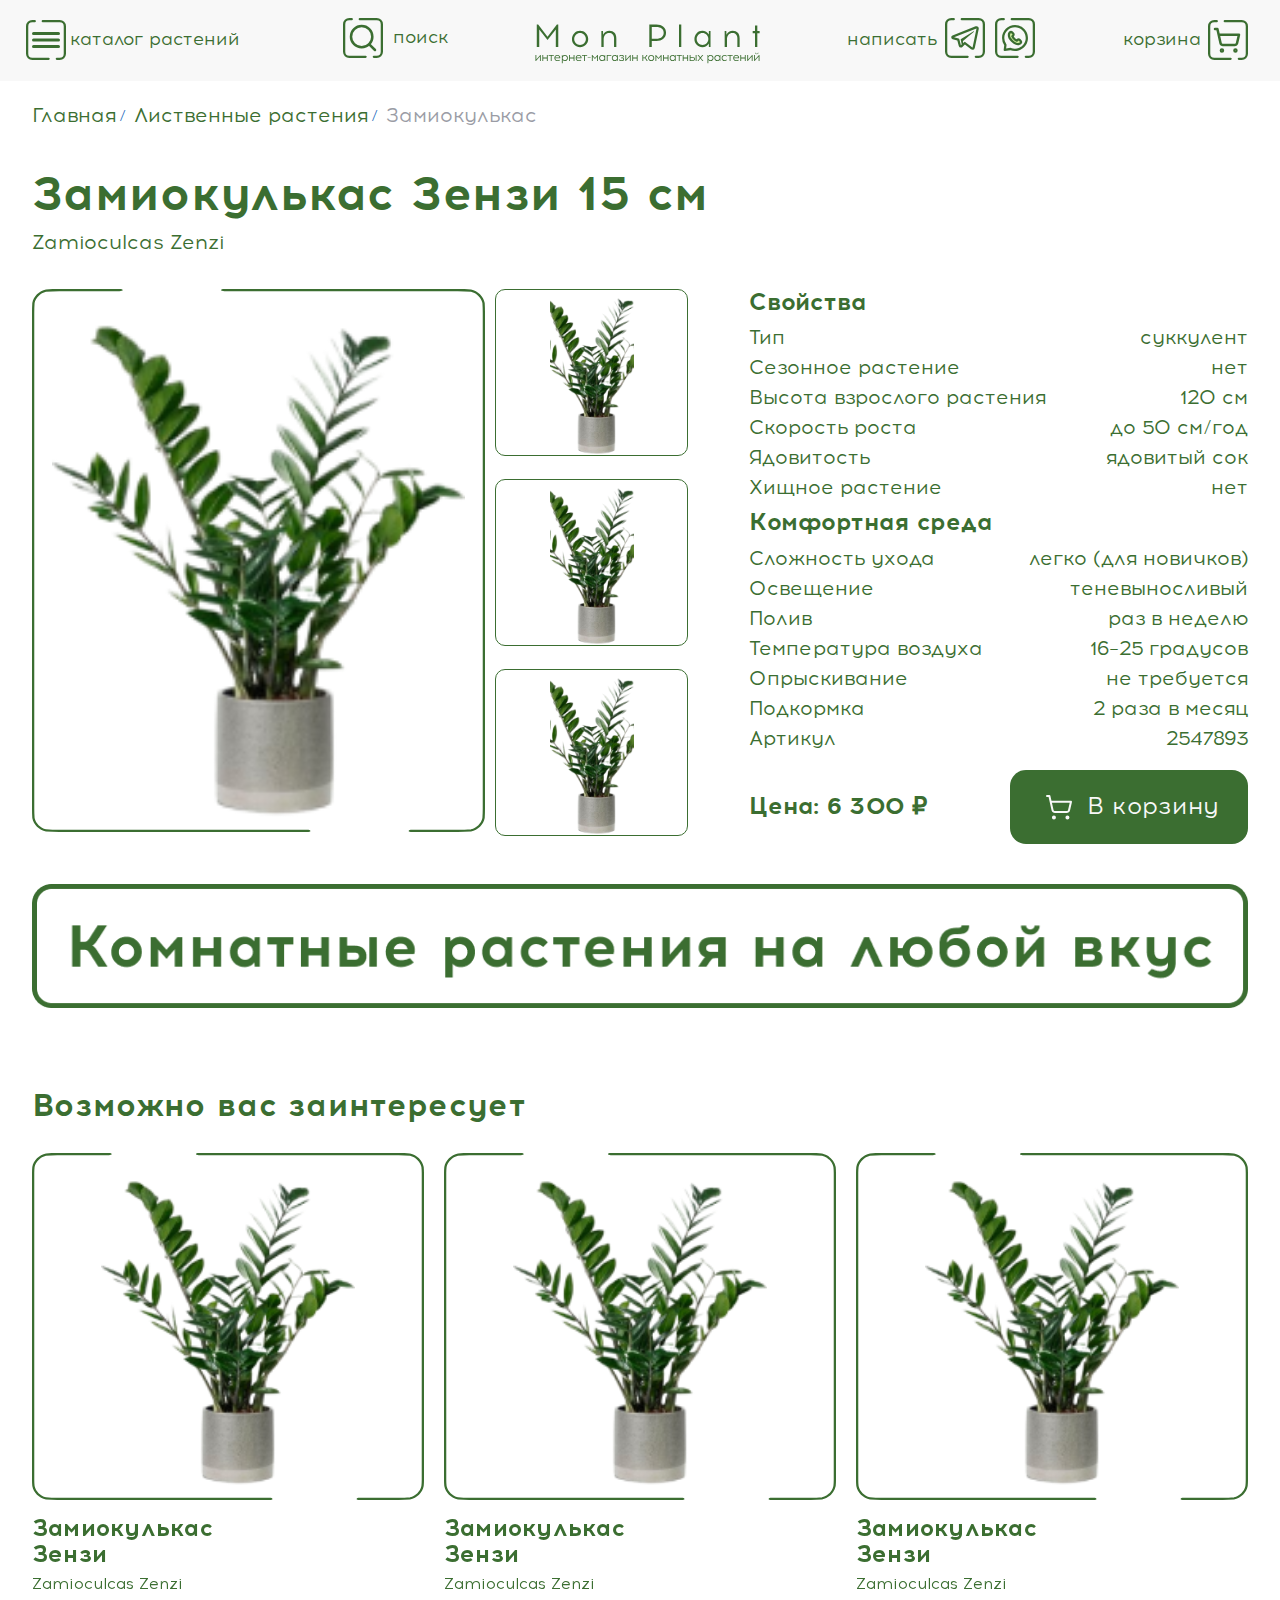
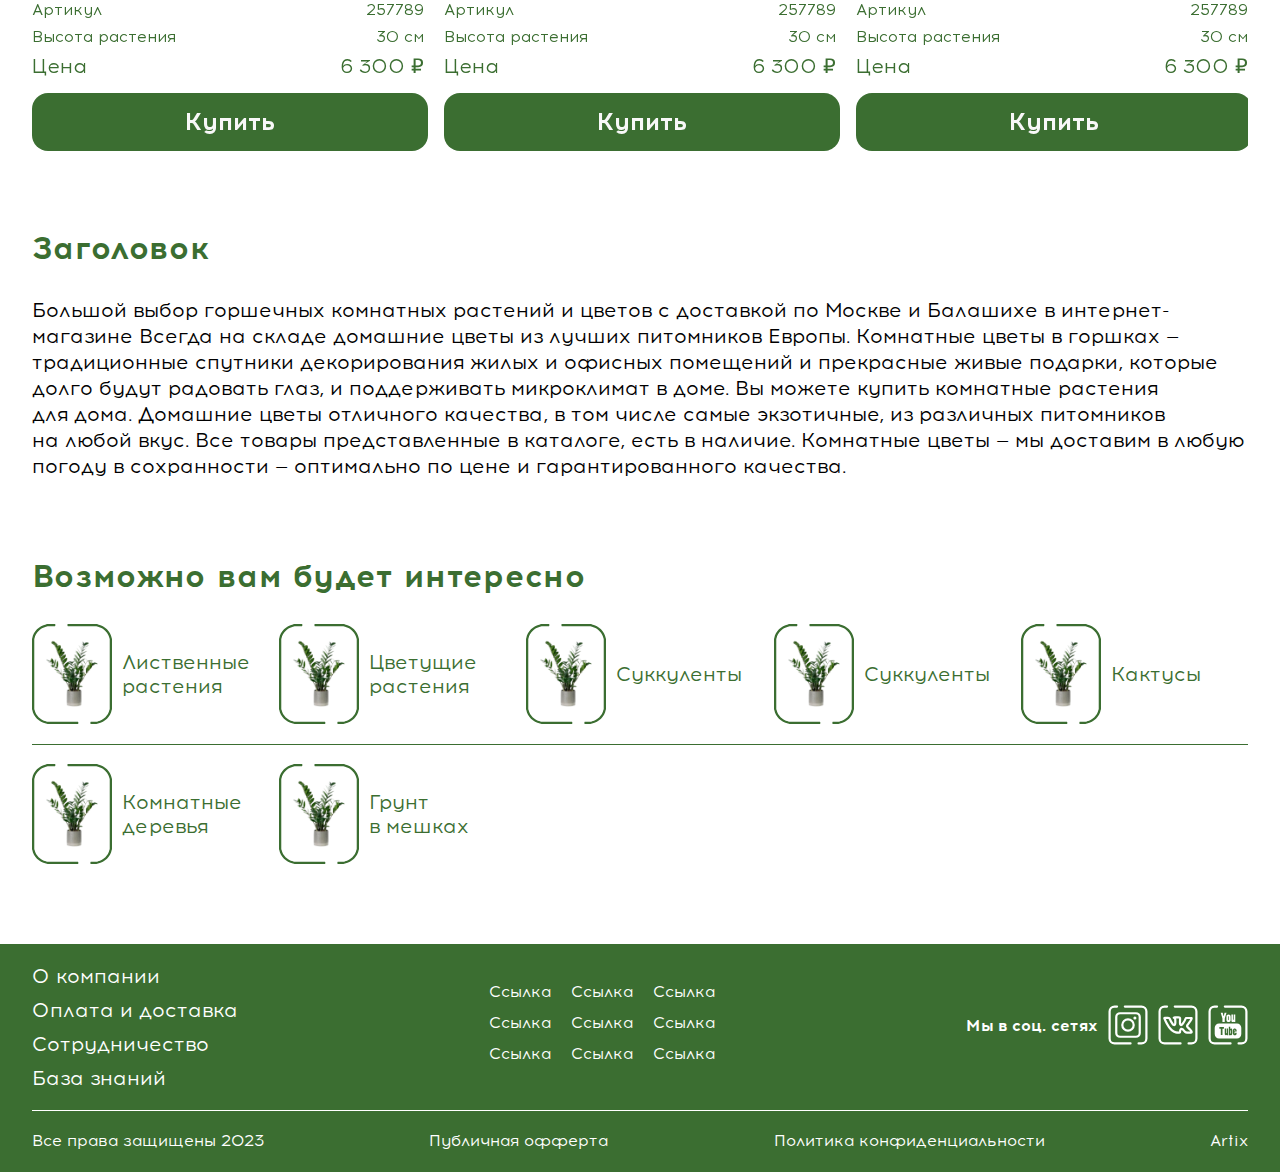
<file: page-card.html>
<!DOCTYPE html><html lang="ru" class="page"><head><meta charset="UTF-8"><meta name="viewport" content="width=device-width,initial-scale=1"><link rel="shortcut icon" href="favicon.ico" type="image/x-icon"><meta http-equiv="X-UA-Compatible" content="ie=edge"><meta name="theme-color" content="#111111"><title>New Site</title><link rel="preload" href="fonts/AcromRegular.woff2" as="font" type="font/woff2" crossorigin><link rel="preload" href="fonts/AcromBold.woff2" as="font" type="font/woff2" crossorigin><link rel="stylesheet" href="css/vendor.css"><link rel="stylesheet" href="css/main.css"><script defer="defer" src="js/main.js"></script></head><body class="page__body"><div class="site-container"><header class="header"><div class="container header__container"><div class="header__burger" data-graph-path="menu"><button class="btn-reset burger"><span class="burger__line"></span> <svg class="burger__svg"><use xlink:href="img/sprite.svg#line"></use></svg></button> <span class="burger__text">каталог растений</span></div><div class="search-icon"><button class="btn-reset search-icon__btn"><svg class="search-icon__svg"><use xlink:href="img/sprite.svg#search"></use></svg> <span class="social__text">поиск</span><!-- <ul class="result"></ul> --></button><div class="search-icon__tooltip"><input type="text" class="input-reset search-icon__input" placeholder="Поиск"> <button class="btn-reset search-icon__close"></button></div></div><a href="/" class="header__logo"><img loading="lazy" src="./img/logo.svg" class="image" width="227" height="53" alt="Логотип Mon Plant"></a><div class="social"><span class="social__text">написать</span><ul class="list-reset social__list"><li class="social__item"><a href="#" target="_blank" class="social__link social__link--tg" aria-label="Телеграм"><svg class="social__svg"><use xlink:href="img/sprite.svg#tg"></use></svg></a></li><li class="social__item"><a href="#" target="_blank" class="social__link social__link--wa" aria-label="Whatsapp"><svg class="social__svg"><use xlink:href="img/sprite.svg#wa"></use></svg></a></li></ul></div><a href="/" class="header__cart"><span class="social__text">корзина</span> <svg class="social__svg"><use xlink:href="img/sprite.svg#cart"></use></svg></a></div></header><main class="main"><div class="breadcrumbs"><div class="container"><ul class="list-reset breadcrumbs__list"><li class="breadcrumbs__item"><a href="/" class="breadcrumbs__link">Главная</a></li><li class="breadcrumbs__item"><a href="#" class="breadcrumbs__link">Лиственные растения</a></li><li class="breadcrumbs__item"><a class="breadcrumbs__link">Замиокулькас</a></li></ul></div></div><section class="card"><div class="container"><h1 class="card__title">Замиокулькас Зензи 15 см</h1><span class="card__title-small">Zamioculcas Zenzi</span><div class="card__wrapper"><div class="sliders card-sliders"><div class="swiper card-sliders__slider"><div class="swiper-wrapper"><div class="swiper-slide card-sliders__slide"><div class="card-sliders__img decor"><img loading="lazy" src="./img/catalog/catalog-1.png" width="195" height="250" alt="Картинка"></div></div><div class="swiper-slide card-sliders__slide"><div class="card-sliders__img decor"><img loading="lazy" src="./img/catalog/catalog-1.png" width="195" height="250" alt="Картинка"></div></div><div class="swiper-slide card-sliders__slide"><div class="card-sliders__img decor"><img loading="lazy" src="./img/catalog/catalog-1.png" width="195" height="250" alt="Картинка"></div></div><div class="swiper-slide card-sliders__slide"><div class="card-sliders__img decor"><img loading="lazy" src="./img/catalog/catalog-1.png" width="195" height="250" alt="Картинка"></div></div></div></div><div class="swiper card-sliders-thumbs"><div class="swiper-wrapper"><div class="swiper-slide"><div class="card-sliders-thumbs__slide decor"><img loading="lazy" src="./img/catalog/catalog-1.png" width="84" height="80" alt="Картинка"></div></div><div class="swiper-slide"><div class="card-sliders-thumbs__slide decor"><img loading="lazy" src="./img/catalog/catalog-1.png" width="84" height="80" alt="Картинка"></div></div><div class="swiper-slide"><div class="card-sliders-thumbs__slide decor"><img loading="lazy" src="./img/catalog/catalog-1.png" width="84" height="80" alt="Картинка"></div></div><div class="swiper-slide"><div class="card-sliders-thumbs__slide decor"><img loading="lazy" src="./img/catalog/catalog-1.png" width="84" height="80" alt="Картинка"></div></div></div></div></div><div class="card__content"><div class="card__info"><div class="card__info-name">Свойства</div><ul class="list-reset card__list"><li class="card__item"><span class="card__text">Тип</span> <span class="card__text">суккулент</span></li><li class="card__item"><span class="card__text">Сезонное растение</span> <span class="card__text">нет</span></li><li class="card__item"><span class="card__text">Высота взрослого растения</span> <span class="card__text">120 см</span></li><li class="card__item"><span class="card__text">Скорость роста</span> <span class="card__text">до 50 см/год</span></li><li class="card__item"><span class="card__text">Ядовитость</span> <span class="card__text">ядовитый сок</span></li><li class="card__item"><span class="card__text">Хищное растение</span> <span class="card__text">нет</span></li></ul></div><div class="card__info"><div class="card__info-name">Комфортная среда</div><ul class="list-reset card__list"><li class="card__item"><span class="card__text">Сложность ухода</span> <span class="card__text">легко (для новичков)</span></li><li class="card__item"><span class="card__text">Освещение</span> <span class="card__text">теневыносливый</span></li><li class="card__item"><span class="card__text">Полив</span> <span class="card__text">раз в неделю</span></li><li class="card__item"><span class="card__text">Температура воздуха</span> <span class="card__text">16–25 градусов</span></li><li class="card__item"><span class="card__text">Опрыскивание</span> <span class="card__text">не требуется</span></li><li class="card__item"><span class="card__text">Подкормка</span> <span class="card__text">2 раза в месяц</span></li><li class="card__item"><span class="card__text">Артикул</span> <span class="card__text">2547893</span></li></ul></div><div class="card__total"><div class="card__price">Цена: 6 300 ₽</div><button class="btn-reset card__btn"><svg class="card__svg"><use xlink:href="img/sprite.svg#cart-white"></use></svg> В корзину</button></div></div></div><div class="card__bn"><img loading="lazy" src="./img/bnr.png" class="image" width="1230" height="126" alt="Картинка"></div><div class="blocks-card"><div class="blocks-card__filter-big"><ul class="list-reset blocks-card__filter-big-list"><li class="blocks-card__filter-big-item"><span class="blocks-card__filter-big-name">Выберите</span></li><li class="blocks-card__filter-big-item"><button data-filter="all" class="btn-reset blocks-card__filter-big-btn">все</button></li><li class="blocks-card__filter-big-item"><button data-filter=".gor" class="btn-reset blocks-card__filter-big-btn">горшок</button></li><li class="blocks-card__filter-big-item"><button data-filter=".kash" class="btn-reset blocks-card__filter-big-btn">кашпо</button></li></ul></div><div class="blocks-card__filter-small"><ul class="list-reset blocks-card__filter-small-list blocks-card__filter-small-list-1"><li class="blocks-card__filter-small-item"><span class="blocks-card__filter-small-name">Материал</span></li><li class="blocks-card__filter-small-item"><button data-filter="all" class="btn-reset blocks-card__filter-small-btn">все</button></li><li class="blocks-card__filter-small-item"><button data-filter=".plas" class="btn-reset blocks-card__filter-small-btn">Пластиковый</button></li><li class="blocks-card__filter-small-item"><button data-filter=".ker" class="btn-reset blocks-card__filter-small-btn">Керамический</button></li></ul><ul class="list-reset blocks-card__filter-small-list blocks-card__filter-small-list-2"><li class="blocks-card__filter-small-item"><span class="blocks-card__filter-small-name">Объём</span></li><li class="blocks-card__filter-small-item"><button data-filter="all" class="btn-reset blocks-card__filter-small-btn">все</button></li><li class="blocks-card__filter-small-item"><button data-filter=".zerotwo" class="btn-reset blocks-card__filter-small-btn">0.2 л</button></li><li class="blocks-card__filter-small-item"><button data-filter=".zerofive" class="btn-reset blocks-card__filter-small-btn">0.5 л</button></li><li class="blocks-card__filter-small-item"><button data-filter=".one" class="btn-reset blocks-card__filter-small-btn">1 л</button></li><li class="blocks-card__filter-small-item"><button data-filter=".two" class="btn-reset blocks-card__filter-small-btn">2 л</button></li></ul><ul class="list-reset blocks-card__filter-small-list blocks-card__filter-small-list-3"><li class="blocks-card__filter-small-item"><span class="blocks-card__filter-small-name">Высота</span></li><li class="blocks-card__filter-small-item"><button data-filter="all" class="btn-reset blocks-card__filter-small-btn">все</button></li><li class="blocks-card__filter-small-item"><button data-filter=".seven" class="btn-reset blocks-card__filter-small-btn">7 см</button></li><li class="blocks-card__filter-small-item"><button data-filter=".fifteen" class="btn-reset blocks-card__filter-small-btn">15 см</button></li><li class="blocks-card__filter-small-item"><button data-filter=".twenty" class="btn-reset blocks-card__filter-small-btn">20 см</button></li><li class="blocks-card__filter-small-item"><button data-filter=".thirty" class="btn-reset blocks-card__filter-small-btn">30 см</button></li></ul></div><div class="blocks-card__content"><div class="swiper blocks-card__slider-2"><div class="swiper-wrapper"><div class="swiper-slide"><div class="blocks-card__inner mix all-o all-m all-v gor seven blocks-card--more"><div class="blocks-card__img decor"><img loading="lazy" src="./img/pot.png" class="image" width="250" height="250" alt=""></div><div class="blocks-card__decr"><div class="blocks-card__name">Транспортировачный горшок</div><ul class="list-reset blocks-card__list"><li class="blocks-card__item"><span class="blocks-card__text">Артикул</span> <span class="blocks-card__text">257789</span></li><li class="blocks-card__item"><span class="blocks-card__text">Высота</span> <span class="blocks-card__text">30 см</span></li><li class="blocks-card__item"><span class="blocks-card__text">Диаметр</span> <span class="blocks-card__text">30 см</span></li><li class="blocks-card__item"><span class="blocks-card__text">Объём</span> <span class="blocks-card__text">0.5 л</span></li><li class="blocks-card__item"><span class="blocks-card__text">Материал</span> <span class="blocks-card__text">0.5 л</span></li><li class="blocks-card__item"><span class="blocks-card__text blocks-card__text--width">Цена</span> <span class="blocks-card__text blocks-card__text--width">0 ₽</span></li></ul><button class="btn-reset blocks-card__btn">+ Выбрать</button></div></div></div><div class="swiper-slide"><div class="blocks-card__inner mix all-o all-m all-v gor seven blocks-card--more"><div class="blocks-card__img decor"><img loading="lazy" src="./img/pot.png" class="image" width="250" height="250" alt=""></div><div class="blocks-card__decr"><div class="blocks-card__name">Транспортировачный горшок</div><ul class="list-reset blocks-card__list"><li class="blocks-card__item"><span class="blocks-card__text">Артикул</span> <span class="blocks-card__text">257789</span></li><li class="blocks-card__item"><span class="blocks-card__text">Высота</span> <span class="blocks-card__text">30 см</span></li><li class="blocks-card__item"><span class="blocks-card__text">Диаметр</span> <span class="blocks-card__text">30 см</span></li><li class="blocks-card__item"><span class="blocks-card__text">Объём</span> <span class="blocks-card__text">0.5 л</span></li><li class="blocks-card__item"><span class="blocks-card__text">Материал</span> <span class="blocks-card__text">0.5 л</span></li><li class="blocks-card__item"><span class="blocks-card__text blocks-card__text--width">Цена</span> <span class="blocks-card__text blocks-card__text--width">0 ₽</span></li></ul><button class="btn-reset blocks-card__btn">+ Выбрать</button></div></div></div><div class="swiper-slide"><div class="blocks-card__inner mix all-o all-m all-v gor thirty blocks-card--more"><div class="blocks-card__img decor"><img loading="lazy" src="./img/pot.png" class="image" width="250" height="250" alt=""></div><div class="blocks-card__decr"><div class="blocks-card__name">Транспортировачный горшок</div><ul class="list-reset blocks-card__list"><li class="blocks-card__item"><span class="blocks-card__text">Артикул</span> <span class="blocks-card__text">257789</span></li><li class="blocks-card__item"><span class="blocks-card__text">Высота</span> <span class="blocks-card__text">30 см</span></li><li class="blocks-card__item"><span class="blocks-card__text">Диаметр</span> <span class="blocks-card__text">30 см</span></li><li class="blocks-card__item"><span class="blocks-card__text">Объём</span> <span class="blocks-card__text">0.5 л</span></li><li class="blocks-card__item"><span class="blocks-card__text">Материал</span> <span class="blocks-card__text">0.5 л</span></li><li class="blocks-card__item"><span class="blocks-card__text blocks-card__text--width">Цена</span> <span class="blocks-card__text blocks-card__text--width">0 ₽</span></li></ul><button class="btn-reset blocks-card__btn">+ Выбрать</button></div></div></div><div class="swiper-slide"><div class="blocks-card__inner mix all-o all-m all-v kash thirty blocks-card--more"><div class="blocks-card__img decor"><img loading="lazy" src="./img/pot.png" class="image" width="250" height="250" alt=""></div><div class="blocks-card__decr"><div class="blocks-card__name">Транспортировачный горшок</div><ul class="list-reset blocks-card__list"><li class="blocks-card__item"><span class="blocks-card__text">Артикул</span> <span class="blocks-card__text">257789</span></li><li class="blocks-card__item"><span class="blocks-card__text">Высота</span> <span class="blocks-card__text">30 см</span></li><li class="blocks-card__item"><span class="blocks-card__text">Диаметр</span> <span class="blocks-card__text">30 см</span></li><li class="blocks-card__item"><span class="blocks-card__text">Объём</span> <span class="blocks-card__text">0.5 л</span></li><li class="blocks-card__item"><span class="blocks-card__text">Материал</span> <span class="blocks-card__text">0.5 л</span></li><li class="blocks-card__item"><span class="blocks-card__text blocks-card__text--width">Цена</span> <span class="blocks-card__text blocks-card__text--width">0 ₽</span></li></ul><button class="btn-reset blocks-card__btn">+ Выбрать</button></div></div></div><div class="swiper-slide"><div class="blocks-card__inner mix all-o all-m all-v kash seven blocks-card--more"><div class="blocks-card__img decor"><img loading="lazy" src="./img/pot.png" class="image" width="250" height="250" alt=""></div><div class="blocks-card__decr"><div class="blocks-card__name">Транспортировачный горшок</div><ul class="list-reset blocks-card__list"><li class="blocks-card__item"><span class="blocks-card__text">Артикул</span> <span class="blocks-card__text">257789</span></li><li class="blocks-card__item"><span class="blocks-card__text">Высота</span> <span class="blocks-card__text">30 см</span></li><li class="blocks-card__item"><span class="blocks-card__text">Диаметр</span> <span class="blocks-card__text">30 см</span></li><li class="blocks-card__item"><span class="blocks-card__text">Объём</span> <span class="blocks-card__text">0.5 л</span></li><li class="blocks-card__item"><span class="blocks-card__text">Материал</span> <span class="blocks-card__text">0.5 л</span></li><li class="blocks-card__item"><span class="blocks-card__text blocks-card__text--width">Цена</span> <span class="blocks-card__text blocks-card__text--width">0 ₽</span></li></ul><button class="btn-reset blocks-card__btn">+ Выбрать</button></div></div></div><div class="swiper-slide"><div class="blocks-card__inner mix all-o all-m all-v gor thirty blocks-card--more"><div class="blocks-card__img decor"><img loading="lazy" src="./img/pot.png" class="image" width="250" height="250" alt=""></div><div class="blocks-card__decr"><div class="blocks-card__name">Транспортировачный горшок</div><ul class="list-reset blocks-card__list"><li class="blocks-card__item"><span class="blocks-card__text">Артикул</span> <span class="blocks-card__text">257789</span></li><li class="blocks-card__item"><span class="blocks-card__text">Высота</span> <span class="blocks-card__text">30 см</span></li><li class="blocks-card__item"><span class="blocks-card__text">Диаметр</span> <span class="blocks-card__text">30 см</span></li><li class="blocks-card__item"><span class="blocks-card__text">Объём</span> <span class="blocks-card__text">0.5 л</span></li><li class="blocks-card__item"><span class="blocks-card__text">Материал</span> <span class="blocks-card__text">0.5 л</span></li><li class="blocks-card__item"><span class="blocks-card__text blocks-card__text--width">Цена</span> <span class="blocks-card__text blocks-card__text--width">0 ₽</span></li></ul><button class="btn-reset blocks-card__btn">+ Выбрать</button></div></div></div><div class="swiper-slide"><div class="blocks-card__inner mix all-o all-m all-v gor thirty blocks-card--more"><div class="blocks-card__img decor"><img loading="lazy" src="./img/pot.png" class="image" width="250" height="250" alt=""></div><div class="blocks-card__decr"><div class="blocks-card__name">Транспортировачный горшок</div><ul class="list-reset blocks-card__list"><li class="blocks-card__item"><span class="blocks-card__text">Артикул</span> <span class="blocks-card__text">257789</span></li><li class="blocks-card__item"><span class="blocks-card__text">Высота</span> <span class="blocks-card__text">30 см</span></li><li class="blocks-card__item"><span class="blocks-card__text">Диаметр</span> <span class="blocks-card__text">30 см</span></li><li class="blocks-card__item"><span class="blocks-card__text">Объём</span> <span class="blocks-card__text">0.5 л</span></li><li class="blocks-card__item"><span class="blocks-card__text">Материал</span> <span class="blocks-card__text">0.5 л</span></li><li class="blocks-card__item"><span class="blocks-card__text blocks-card__text--width">Цена</span> <span class="blocks-card__text blocks-card__text--width">0 ₽</span></li></ul><button class="btn-reset blocks-card__btn">+ Выбрать</button></div></div></div></div></div><!-- <div class="blocks-card__inner mix gor seven blocks-card--more">
          <div class="blocks-card__img decor">
            <img loading="lazy" src="./img/pot.png" class="image" width="250" height="250" alt="">
          </div>

          <div class="blocks-card__decr">
            <div class="blocks-card__name">Транспортировачный горшок</div>
            <ul class="list-reset blocks-card__list">
              <li class="blocks-card__item">
                <span class="blocks-card__text">Артикул</span>
                <span class="blocks-card__text">257789</span>
              </li>
              <li class="blocks-card__item">
                <span class="blocks-card__text">Высота</span>
                <span class="blocks-card__text">30 см</span>
              </li>
              <li class="blocks-card__item">
                <span class="blocks-card__text">Диаметр</span>
                <span class="blocks-card__text">30 см</span>
              </li>
              <li class="blocks-card__item">
                <span class="blocks-card__text">Объём</span>
                <span class="blocks-card__text">0.5 л</span>
              </li>
              <li class="blocks-card__item">
                <span class="blocks-card__text">Материал</span>
                <span class="blocks-card__text">0.5 л</span>
              </li>
              <li class="blocks-card__item">
                <span class="blocks-card__text blocks-card__text--width">Цена</span>
                <span class="blocks-card__text blocks-card__text--width">0 ₽</span>
              </li>
            </ul>
            <button class="btn-reset blocks-card__btn">+ Выбрать</button>
          </div>
        </div>
        <div class="blocks-card__inner mix gor seven blocks-card--more">
          <div class="blocks-card__img decor">
            <img loading="lazy" src="./img/pot.png" class="image" width="250" height="250" alt="">
          </div>
          <div class="blocks-card__decr">
            <div class="blocks-card__name">Транспортировачный горшок</div>
            <ul class="list-reset blocks-card__list">
              <li class="blocks-card__item">
                <span class="blocks-card__text">Артикул</span>
                <span class="blocks-card__text">257789</span>
              </li>
              <li class="blocks-card__item">
                <span class="blocks-card__text">Высота</span>
                <span class="blocks-card__text">30 см</span>
              </li>
              <li class="blocks-card__item">
                <span class="blocks-card__text">Диаметр</span>
                <span class="blocks-card__text">30 см</span>
              </li>
              <li class="blocks-card__item">
                <span class="blocks-card__text">Объём</span>
                <span class="blocks-card__text">0.5 л</span>
              </li>
              <li class="blocks-card__item">
                <span class="blocks-card__text">Материал</span>
                <span class="blocks-card__text">0.5 л</span>
              </li>
              <li class="blocks-card__item">
                <span class="blocks-card__text blocks-card__text--width">Цена</span>
                <span class="blocks-card__text blocks-card__text--width">0 ₽</span>
              </li>
            </ul>
            <button class="btn-reset blocks-card__btn">+ Выбрать</button>
          </div>
        </div>
        <div class="blocks-card__inner mix gor thirty blocks-card--more">
          <div class="blocks-card__img decor">
            <img loading="lazy" src="./img/pot.png" class="image" width="250" height="250" alt="">
          </div>
          <div class="blocks-card__decr">
            <div class="blocks-card__name">Транспортировачный горшок</div>
            <ul class="list-reset blocks-card__list">
              <li class="blocks-card__item">
                <span class="blocks-card__text">Артикул</span>
                <span class="blocks-card__text">257789</span>
              </li>
              <li class="blocks-card__item">
                <span class="blocks-card__text">Высота</span>
                <span class="blocks-card__text">30 см</span>
              </li>
              <li class="blocks-card__item">
                <span class="blocks-card__text">Диаметр</span>
                <span class="blocks-card__text">30 см</span>
              </li>
              <li class="blocks-card__item">
                <span class="blocks-card__text">Объём</span>
                <span class="blocks-card__text">0.5 л</span>
              </li>
              <li class="blocks-card__item">
                <span class="blocks-card__text">Материал</span>
                <span class="blocks-card__text">0.5 л</span>
              </li>
              <li class="blocks-card__item">
                <span class="blocks-card__text blocks-card__text--width">Цена</span>
                <span class="blocks-card__text blocks-card__text--width">0 ₽</span>
              </li>
            </ul>
            <button class="btn-reset blocks-card__btn">+ Выбрать</button>
          </div>
        </div>
        <div class="blocks-card__inner mix kash thirty blocks-card--more">
          <div class="blocks-card__img decor">
            <img loading="lazy" src="./img/pot.png" class="image" width="250" height="250" alt="">
          </div>
          <div class="blocks-card__decr">
            <div class="blocks-card__name">Транспортировачный горшок</div>
            <ul class="list-reset blocks-card__list">
              <li class="blocks-card__item">
                <span class="blocks-card__text">Артикул</span>
                <span class="blocks-card__text">257789</span>
              </li>
              <li class="blocks-card__item">
                <span class="blocks-card__text">Высота</span>
                <span class="blocks-card__text">30 см</span>
              </li>
              <li class="blocks-card__item">
                <span class="blocks-card__text">Диаметр</span>
                <span class="blocks-card__text">30 см</span>
              </li>
              <li class="blocks-card__item">
                <span class="blocks-card__text">Объём</span>
                <span class="blocks-card__text">0.5 л</span>
              </li>
              <li class="blocks-card__item">
                <span class="blocks-card__text">Материал</span>
                <span class="blocks-card__text">0.5 л</span>
              </li>
              <li class="blocks-card__item">
                <span class="blocks-card__text blocks-card__text--width">Цена</span>
                <span class="blocks-card__text blocks-card__text--width">0 ₽</span>
              </li>
            </ul>
            <button class="btn-reset blocks-card__btn">+ Выбрать</button>
          </div>
        </div>
        <div class="blocks-card__inner mix kash seven blocks-card--more">
          <div class="blocks-card__img decor">
            <img loading="lazy" src="./img/pot.png" class="image" width="250" height="250" alt="">
          </div>
          <div class="blocks-card__decr">
            <div class="blocks-card__name">Транспортировачный горшок</div>
            <ul class="list-reset blocks-card__list">
              <li class="blocks-card__item">
                <span class="blocks-card__text">Артикул</span>
                <span class="blocks-card__text">257789</span>
              </li>
              <li class="blocks-card__item">
                <span class="blocks-card__text">Высота</span>
                <span class="blocks-card__text">30 см</span>
              </li>
              <li class="blocks-card__item">
                <span class="blocks-card__text">Диаметр</span>
                <span class="blocks-card__text">30 см</span>
              </li>
              <li class="blocks-card__item">
                <span class="blocks-card__text">Объём</span>
                <span class="blocks-card__text">0.5 л</span>
              </li>
              <li class="blocks-card__item">
                <span class="blocks-card__text">Материал</span>
                <span class="blocks-card__text">0.5 л</span>
              </li>
              <li class="blocks-card__item">
                <span class="blocks-card__text blocks-card__text--width">Цена</span>
                <span class="blocks-card__text blocks-card__text--width">0 ₽</span>
              </li>
            </ul>
            <button class="btn-reset blocks-card__btn">+ Выбрать</button>
          </div>
        </div>
        <div class="blocks-card__inner mix gor thirty blocks-card--more">
          <div class="blocks-card__img decor">
            <img loading="lazy" src="./img/pot.png" class="image" width="250" height="250" alt="">
          </div>
          <div class="blocks-card__decr">
            <div class="blocks-card__name">Транспортировачный горшок</div>
            <ul class="list-reset blocks-card__list">
              <li class="blocks-card__item">
                <span class="blocks-card__text">Артикул</span>
                <span class="blocks-card__text">257789</span>
              </li>
              <li class="blocks-card__item">
                <span class="blocks-card__text">Высота</span>
                <span class="blocks-card__text">30 см</span>
              </li>
              <li class="blocks-card__item">
                <span class="blocks-card__text">Диаметр</span>
                <span class="blocks-card__text">30 см</span>
              </li>
              <li class="blocks-card__item">
                <span class="blocks-card__text">Объём</span>
                <span class="blocks-card__text">0.5 л</span>
              </li>
              <li class="blocks-card__item">
                <span class="blocks-card__text">Материал</span>
                <span class="blocks-card__text">0.5 л</span>
              </li>
              <li class="blocks-card__item">
                <span class="blocks-card__text blocks-card__text--width">Цена</span>
                <span class="blocks-card__text blocks-card__text--width">0 ₽</span>
              </li>
            </ul>
            <button class="btn-reset blocks-card__btn">+ Выбрать</button>
          </div>
        </div> --><!-- <button class="btn-reset blocks-card__show-more">Показать еще
        </button> --></div><h2 class="interested__title">Выберите грунт в горшок</h2><div class="swiper blocks-card__slider"><div class="swiper-wrapper"><div class="swiper-slide"><div class="blocks-card__slide"><div class="blocks-card__img decor"><img loading="lazy" src="./img/ground.png" class="image" width="250" height="250" alt=""></div><div class="blocks-card__decr"><div class="blocks-card__name">Станлдартный грунт</div><ul class="list-reset blocks-card__list"><li class="blocks-card__item"><span class="blocks-card__text">Артикул</span> <span class="blocks-card__text">257789</span></li><li class="blocks-card__item"><span class="blocks-card__text">Описание</span> <span class="blocks-card__text">30 см</span></li><li class="blocks-card__item"><span class="blocks-card__text blocks-card__text--width">Цена</span> <span class="blocks-card__text blocks-card__text--width">0 ₽</span></li></ul><button class="btn-reset blocks-card__btn">+ Выбрать</button></div></div></div><div class="swiper-slide"><div class="blocks-card__slide"><div class="blocks-card__img decor"><img loading="lazy" src="./img/ground.png" class="image" width="250" height="250" alt=""></div><div class="blocks-card__decr"><div class="blocks-card__name">Станлдартный грунт</div><ul class="list-reset blocks-card__list"><li class="blocks-card__item"><span class="blocks-card__text">Артикул</span> <span class="blocks-card__text">257789</span></li><li class="blocks-card__item"><span class="blocks-card__text">Описание</span> <span class="blocks-card__text">30 см</span></li><li class="blocks-card__item"><span class="blocks-card__text blocks-card__text--width">Цена</span> <span class="blocks-card__text blocks-card__text--width">0 ₽</span></li></ul><button class="btn-reset blocks-card__btn">+ Выбрать</button></div></div></div><div class="swiper-slide"><div class="blocks-card__slide"><div class="blocks-card__img decor"><img loading="lazy" src="./img/ground.png" class="image" width="250" height="250" alt=""></div><div class="blocks-card__decr"><div class="blocks-card__name">Станлдартный грунт</div><ul class="list-reset blocks-card__list"><li class="blocks-card__item"><span class="blocks-card__text">Артикул</span> <span class="blocks-card__text">257789</span></li><li class="blocks-card__item"><span class="blocks-card__text">Описание</span> <span class="blocks-card__text">30 см</span></li><li class="blocks-card__item"><span class="blocks-card__text blocks-card__text--width">Цена</span> <span class="blocks-card__text blocks-card__text--width">0 ₽</span></li></ul><button class="btn-reset blocks-card__btn">+ Выбрать</button></div></div></div><div class="swiper-slide"><div class="blocks-card__slide"><div class="blocks-card__img decor"><img loading="lazy" src="./img/ground.png" class="image" width="250" height="250" alt=""></div><div class="blocks-card__decr"><div class="blocks-card__name">Станлдартный грунт</div><ul class="list-reset blocks-card__list"><li class="blocks-card__item"><span class="blocks-card__text">Артикул</span> <span class="blocks-card__text">257789</span></li><li class="blocks-card__item"><span class="blocks-card__text">Описание</span> <span class="blocks-card__text">30 см</span></li><li class="blocks-card__item"><span class="blocks-card__text blocks-card__text--width">Цена</span> <span class="blocks-card__text blocks-card__text--width">0 ₽</span></li></ul><button class="btn-reset blocks-card__btn">+ Выбрать</button></div></div></div></div></div></div></div></section><section class="interested"><div class="container"><h2 class="interested__title">Возможно вас заинтересует</h2><div class="interested__catalog"><div class="swiper interested-catalog__slider"><div class="swiper-wrapper"><div class="swiper-slide"><article class="catalog-card"><div class="catalog-card__pic decor"><img loading="lazy" src="./img/catalog/catalog-1.png" class="image catalog-card__img" width="250" height="250" alt="Цветок"></div><div class="catalog-card__descr"><h3 class="catalog-card__title">Замиокулькас <span class="catalog-card__name">Зензи</span></h3><span class="catalog-card__title-small">Zamioculcas Zenzi</span><div class="catalog-card__spec"><span class="catalog-card__spec-text">Артикул</span> <span class="catalog-card__spec-text">257789</span></div><div class="catalog-card__spec"><span class="catalog-card__spec-text">Высота растения</span> <span class="catalog-card__spec-text">30 см</span></div><div class="catalog-card__spec"><span class="catalog-card__spec-text catalog-card__spec-text--size">Цена</span> <span class="catalog-card__spec-text catalog-card__spec-text--size">6 300 ₽</span></div><button class="btn-reset catalog-card__btn catalog-card__btn--buy">Купить</button></div></article></div><div class="swiper-slide"><article class="catalog-card"><div class="catalog-card__pic decor"><img loading="lazy" src="./img/catalog/catalog-1.png" class="image catalog-card__img" width="250" height="250" alt="Цветок"></div><div class="catalog-card__descr"><h3 class="catalog-card__title">Замиокулькас <span class="catalog-card__name">Зензи</span></h3><span class="catalog-card__title-small">Zamioculcas Zenzi</span><div class="catalog-card__spec"><span class="catalog-card__spec-text">Артикул</span> <span class="catalog-card__spec-text">257789</span></div><div class="catalog-card__spec"><span class="catalog-card__spec-text">Высота растения</span> <span class="catalog-card__spec-text">30 см</span></div><div class="catalog-card__spec"><span class="catalog-card__spec-text catalog-card__spec-text--size">Цена</span> <span class="catalog-card__spec-text catalog-card__spec-text--size">6 300 ₽</span></div><button class="btn-reset catalog-card__btn catalog-card__btn--buy">Купить</button></div></article></div><div class="swiper-slide"><article class="catalog-card"><div class="catalog-card__pic decor"><img loading="lazy" src="./img/catalog/catalog-1.png" class="image catalog-card__img" width="250" height="250" alt="Цветок"></div><div class="catalog-card__descr"><h3 class="catalog-card__title">Замиокулькас <span class="catalog-card__name">Зензи</span></h3><span class="catalog-card__title-small">Zamioculcas Zenzi</span><div class="catalog-card__spec"><span class="catalog-card__spec-text">Артикул</span> <span class="catalog-card__spec-text">257789</span></div><div class="catalog-card__spec"><span class="catalog-card__spec-text">Высота растения</span> <span class="catalog-card__spec-text">30 см</span></div><div class="catalog-card__spec"><span class="catalog-card__spec-text catalog-card__spec-text--size">Цена</span> <span class="catalog-card__spec-text catalog-card__spec-text--size">6 300 ₽</span></div><button class="btn-reset catalog-card__btn catalog-card__btn--buy">Купить</button></div></article></div><div class="swiper-slide"><article class="catalog-card"><div class="catalog-card__pic decor"><img loading="lazy" src="./img/catalog/catalog-1.png" class="image catalog-card__img" width="250" height="250" alt="Цветок"></div><div class="catalog-card__descr"><h3 class="catalog-card__title">Замиокулькас <span class="catalog-card__name">Зензи</span></h3><span class="catalog-card__title-small">Zamioculcas Zenzi</span><div class="catalog-card__spec"><span class="catalog-card__spec-text">Артикул</span> <span class="catalog-card__spec-text">257789</span></div><div class="catalog-card__spec"><span class="catalog-card__spec-text">Высота растения</span> <span class="catalog-card__spec-text">30 см</span></div><div class="catalog-card__spec"><span class="catalog-card__spec-text catalog-card__spec-text--size">Цена</span> <span class="catalog-card__spec-text catalog-card__spec-text--size">6 300 ₽</span></div><button class="btn-reset catalog-card__btn catalog-card__btn--buy">Купить</button></div></article></div><div class="swiper-slide"><article class="catalog-card"><div class="catalog-card__pic decor"><img loading="lazy" src="./img/catalog/catalog-1.png" class="image catalog-card__img" width="250" height="250" alt="Цветок"></div><div class="catalog-card__descr"><h3 class="catalog-card__title">Замиокулькас <span class="catalog-card__name">Зензи</span></h3><span class="catalog-card__title-small">Zamioculcas Zenzi</span><div class="catalog-card__spec"><span class="catalog-card__spec-text">Артикул</span> <span class="catalog-card__spec-text">257789</span></div><div class="catalog-card__spec"><span class="catalog-card__spec-text">Высота растения</span> <span class="catalog-card__spec-text">30 см</span></div><div class="catalog-card__spec"><span class="catalog-card__spec-text catalog-card__spec-text--size">Цена</span> <span class="catalog-card__spec-text catalog-card__spec-text--size">6 300 ₽</span></div><button class="btn-reset catalog-card__btn catalog-card__btn--buy">Купить</button></div></article></div></div></div></div></div></section><section class="card-info"><div class="container"><h2 class="card-info__title">Заголовок</h2><p class="card-info__text">Большой выбор горшечных комнатных растений и цветов с доставкой по Москве и Балашихе в интернет-магазине Всегда на складе домашние цветы из лучших питомников Европы. Комнатные цветы в горшках — традиционные спутники декорирования жилых и офисных помещений и прекрасные живые подарки, которые долго будут радовать глаз, и поддерживать микроклимат в доме. Вы можете купить комнатные растения для дома. Домашние цветы отличного качества, в том числе самые экзотичные, из различных питомников на любой вкус. Все товары представленные в каталоге, есть в наличие. Комнатные цветы — мы доставим в любую погоду в сохранности — оптимально по цене и гарантированного качества.</p></div></section><section class="card-interested"><div class="container"><h2 class="card-info__title">Возможно вам будет интересно</h2><ul class="list-reset card-interested__list"><li class="card-interested__item"><a href="#" class="card-interested__link"><div class="card-interested__img decor"><img loading="lazy" src="./img/catalog-tabs/tabs-1.png" class="image" width="219" height="100" alt="Картинка"></div><span class="card-interested__item-text">Лиственные растения</span></a></li><li class="card-interested__item"><a href="#" class="card-interested__link"><div class="card-interested__img decor"><img loading="lazy" src="./img/catalog-tabs/tabs-1.png" class="image" width="219" height="100" alt="Картинка"></div><span class="card-interested__item-text">Цветущие растения</span></a></li><li class="card-interested__item"><a href="#" class="card-interested__link"><div class="card-interested__img decor"><img loading="lazy" src="./img/catalog-tabs/tabs-1.png" class="image" width="219" height="100" alt="Картинка"></div><span class="card-interested__item-text">Суккуленты</span></a></li><li class="card-interested__item"><a href="#" class="card-interested__link"><div class="card-interested__img decor"><img loading="lazy" src="./img/catalog-tabs/tabs-1.png" class="image" width="219" height="100" alt="Картинка"></div><span class="card-interested__item-text">Суккуленты</span></a></li><li class="card-interested__item"><a href="#" class="card-interested__link"><div class="card-interested__img decor"><img loading="lazy" src="./img/catalog-tabs/tabs-1.png" class="image" width="219" height="100" alt="Картинка"></div><span class="card-interested__item-text">Кактусы</span></a></li><li class="card-interested__item"><a href="#" class="card-interested__link"><div class="card-interested__img decor"><img loading="lazy" src="./img/catalog-tabs/tabs-1.png" class="image" width="219" height="100" alt="Картинка"></div><span class="card-interested__item-text">Комнатные деревья</span></a></li><li class="card-interested__item"><a href="#" class="card-interested__link"><div class="card-interested__img decor"><img loading="lazy" src="./img/catalog-tabs/tabs-1.png" class="image" width="219" height="100" alt="Картинка"></div><span class="card-interested__item-text">Грунт в мешках</span></a></li></ul></div></section></main><footer class="footer"><div class="container"><div class="footer__container"><div class="footer__top"><ul class="list-reset footer__list"><li class="footer__item"><a href="#" class="footer__link-nav">О компании</a></li><li class="footer__item"><a href="#" class="footer__link-nav">Оплата и доставка</a></li><li class="footer__item"><a href="#" class="footer__link-nav">Сотрудничество</a></li><li class="footer__item"><a href="#" class="footer__link-nav">База знаний</a></li></ul><ul class="list-reset footer__center-list"><li class="footer__center-item"><a href="#" class="footer__center-link">Ссылка</a></li><li class="footer__center-item"><a href="#" class="footer__center-link">Ссылка</a></li><li class="footer__center-item"><a href="#" class="footer__center-link">Ссылка</a></li><li class="footer__center-item"><a href="#" class="footer__center-link">Ссылка</a></li><li class="footer__center-item"><a href="#" class="footer__center-link">Ссылка</a></li><li class="footer__center-item"><a href="#" class="footer__center-link">Ссылка</a></li><li class="footer__center-item"><a href="#" class="footer__center-link">Ссылка</a></li><li class="footer__center-item"><a href="#" class="footer__center-link">Ссылка</a></li><li class="footer__center-item"><a href="#" class="footer__center-link">Ссылка</a></li></ul><div class="social social__footer"><span class="social__text-footer">Мы в соц. сетях</span><ul class="list-reset social__list"><li class="social__item"><a href="#" target="_blank" class="social__link social__link--tg" aria-label="Телеграм"><svg class="social__svg"><use xlink:href="img/sprite.svg#inst"></use></svg></a></li><li class="social__item"><a href="#" target="_blank" class="social__link social__link--tg" aria-label="Телеграм"><svg class="social__svg"><use xlink:href="img/sprite.svg#vk"></use></svg></a></li><li class="social__item"><a href="#" target="_blank" class="social__link social__link--wa" aria-label="Whatsapp"><svg class="social__svg"><use xlink:href="img/sprite.svg#yt"></use></svg></a></li></ul></div></div><div class="footer__bottom"><ul class="list-reset footer__bottom-list"><li class="footer__bottom-item"><a class="footer__bottom-link">Все права защищены 2023</a></li><li class="footer__bottom-item"><a href="#" class="footer__bottom-link">Публичная офферта</a></li><li class="footer__bottom-item"><a href="#" class="footer__bottom-link">Политика конфиденциальности</a></li><li class="footer__bottom-item"><a href="#" class="footer__bottom-link">Artix</a></li></ul></div></div></div></footer><div class="graph-modal graph-modal-menu"><div class="graph-modal__container" role="dialog" aria-modal="true" data-graph-target="modal-cart"><button class="btn-reset js-modal-close graph-modal__close" aria-label="Закрыть модальное окно"></button><div class="graph-modal__content"><div class="blocks-card blocks-card--d"><div class="blocks-card__filter-big"><ul class="list-reset blocks-card__filter-big-list"><li class="blocks-card__filter-big-item"><span class="blocks-card__filter-big-name">Выберите</span></li><li class="blocks-card__filter-big-item"><button data-filter=".gor" class="btn-reset blocks-card__filter-big-btn">горшок</button></li><li class="blocks-card__filter-big-item"><button data-filter=".kash" class="btn-reset blocks-card__filter-big-btn">кашпо</button></li></ul></div><div class="blocks-card__filter-small"><ul class="list-reset blocks-card__filter-small-list"><li class="blocks-card__filter-small-item"><span class="blocks-card__filter-small-name">Материал</span></li><li class="blocks-card__filter-small-item"><button data-filter=".gor" class="btn-reset blocks-card__filter-small-btn">Пластиковый</button></li><li class="blocks-card__filter-small-item"><button data-filter=".kash" class="btn-reset blocks-card__filter-small-btn">Керамический</button></li></ul><ul class="list-reset blocks-card__filter-small-list"><li class="blocks-card__filter-small-item"><span class="blocks-card__filter-small-name">Объём</span></li><li class="blocks-card__filter-small-item"><button data-filter=".zerotwo" class="btn-reset blocks-card__filter-small-btn">0.2 л</button></li><li class="blocks-card__filter-small-item"><button data-filter=".zerofive" class="btn-reset blocks-card__filter-small-btn">0.5 л</button></li><li class="blocks-card__filter-small-item"><button data-filter=".one" class="btn-reset blocks-card__filter-small-btn">1 л</button></li><li class="blocks-card__filter-small-item"><button data-filter=".two" class="btn-reset blocks-card__filter-small-btn">2 л</button></li></ul><ul class="list-reset blocks-card__filter-small-list"><li class="blocks-card__filter-small-item"><span class="blocks-card__filter-small-name">Высота</span></li><li class="blocks-card__filter-small-item"><button data-filter=".seven" class="btn-reset blocks-card__filter-small-btn">7 см</button></li><li class="blocks-card__filter-small-item"><button data-filter=".fifteen" class="btn-reset blocks-card__filter-small-btn">15 см</button></li><li class="blocks-card__filter-small-item"><button data-filter=".twenty" class="btn-reset blocks-card__filter-small-btn">20 см</button></li><li class="blocks-card__filter-small-item"><button data-filter=".thirty" class="btn-reset blocks-card__filter-small-btn">30 см</button></li></ul></div><div class="blocks-card__content"><div class="blocks-card__inner mix gor seven blocks-card--more"><div class="blocks-card__img decor"><img loading="lazy" src="./img/pot.png" class="image" width="250" height="250" alt=""></div><div class="blocks-card__decr"><div class="blocks-card__name">Транспортировачный горшок</div><ul class="list-reset blocks-card__list"><li class="blocks-card__item"><span class="blocks-card__text">Артикул</span> <span class="blocks-card__text">257789</span></li><li class="blocks-card__item"><span class="blocks-card__text">Высота</span> <span class="blocks-card__text">30 см</span></li><li class="blocks-card__item"><span class="blocks-card__text">Диаметр</span> <span class="blocks-card__text">30 см</span></li><li class="blocks-card__item"><span class="blocks-card__text">Объём</span> <span class="blocks-card__text">0.5 л</span></li><li class="blocks-card__item"><span class="blocks-card__text">Материал</span> <span class="blocks-card__text">0.5 л</span></li><li class="blocks-card__item"><span class="blocks-card__text blocks-card__text--width">Цена</span> <span class="blocks-card__text blocks-card__text--width">0 ₽</span></li></ul><button class="btn-reset blocks-card__btn">Выбрать</button></div></div><div class="blocks-card__inner mix gor seven blocks-card--more"><div class="blocks-card__img decor"><img loading="lazy" src="./img/pot.png" class="image" width="250" height="250" alt=""></div><div class="blocks-card__decr"><div class="blocks-card__name">Транспортировачный горшок</div><ul class="list-reset blocks-card__list"><li class="blocks-card__item"><span class="blocks-card__text">Артикул</span> <span class="blocks-card__text">257789</span></li><li class="blocks-card__item"><span class="blocks-card__text">Высота</span> <span class="blocks-card__text">30 см</span></li><li class="blocks-card__item"><span class="blocks-card__text">Диаметр</span> <span class="blocks-card__text">30 см</span></li><li class="blocks-card__item"><span class="blocks-card__text">Объём</span> <span class="blocks-card__text">0.5 л</span></li><li class="blocks-card__item"><span class="blocks-card__text">Материал</span> <span class="blocks-card__text">0.5 л</span></li><li class="blocks-card__item"><span class="blocks-card__text blocks-card__text--width">Цена</span> <span class="blocks-card__text blocks-card__text--width">0 ₽</span></li></ul><button class="btn-reset blocks-card__btn">Выбрать</button></div></div><div class="blocks-card__inner mix gor thirty blocks-card--more"><div class="blocks-card__img decor"><img loading="lazy" src="./img/pot.png" class="image" width="250" height="250" alt=""></div><div class="blocks-card__decr"><div class="blocks-card__name">Транспортировачный горшок</div><ul class="list-reset blocks-card__list"><li class="blocks-card__item"><span class="blocks-card__text">Артикул</span> <span class="blocks-card__text">257789</span></li><li class="blocks-card__item"><span class="blocks-card__text">Высота</span> <span class="blocks-card__text">30 см</span></li><li class="blocks-card__item"><span class="blocks-card__text">Диаметр</span> <span class="blocks-card__text">30 см</span></li><li class="blocks-card__item"><span class="blocks-card__text">Объём</span> <span class="blocks-card__text">0.5 л</span></li><li class="blocks-card__item"><span class="blocks-card__text">Материал</span> <span class="blocks-card__text">0.5 л</span></li><li class="blocks-card__item"><span class="blocks-card__text blocks-card__text--width">Цена</span> <span class="blocks-card__text blocks-card__text--width">0 ₽</span></li></ul><button class="btn-reset blocks-card__btn">Выбрать</button></div></div><div class="blocks-card__inner mix kash thirty blocks-card--more"><div class="blocks-card__img decor"><img loading="lazy" src="./img/pot.png" class="image" width="250" height="250" alt=""></div><div class="blocks-card__decr"><div class="blocks-card__name">Транспортировачный горшок</div><ul class="list-reset blocks-card__list"><li class="blocks-card__item"><span class="blocks-card__text">Артикул</span> <span class="blocks-card__text">257789</span></li><li class="blocks-card__item"><span class="blocks-card__text">Высота</span> <span class="blocks-card__text">30 см</span></li><li class="blocks-card__item"><span class="blocks-card__text">Диаметр</span> <span class="blocks-card__text">30 см</span></li><li class="blocks-card__item"><span class="blocks-card__text">Объём</span> <span class="blocks-card__text">0.5 л</span></li><li class="blocks-card__item"><span class="blocks-card__text">Материал</span> <span class="blocks-card__text">0.5 л</span></li><li class="blocks-card__item"><span class="blocks-card__text blocks-card__text--width">Цена</span> <span class="blocks-card__text blocks-card__text--width">0 ₽</span></li></ul><button class="btn-reset blocks-card__btn">Выбрать</button></div></div><div class="blocks-card__inner mix kash seven blocks-card--more"><div class="blocks-card__img decor"><img loading="lazy" src="./img/pot.png" class="image" width="250" height="250" alt=""></div><div class="blocks-card__decr"><div class="blocks-card__name">Транспортировачный горшок</div><ul class="list-reset blocks-card__list"><li class="blocks-card__item"><span class="blocks-card__text">Артикул</span> <span class="blocks-card__text">257789</span></li><li class="blocks-card__item"><span class="blocks-card__text">Высота</span> <span class="blocks-card__text">30 см</span></li><li class="blocks-card__item"><span class="blocks-card__text">Диаметр</span> <span class="blocks-card__text">30 см</span></li><li class="blocks-card__item"><span class="blocks-card__text">Объём</span> <span class="blocks-card__text">0.5 л</span></li><li class="blocks-card__item"><span class="blocks-card__text">Материал</span> <span class="blocks-card__text">0.5 л</span></li><li class="blocks-card__item"><span class="blocks-card__text blocks-card__text--width">Цена</span> <span class="blocks-card__text blocks-card__text--width">0 ₽</span></li></ul><button class="btn-reset blocks-card__btn">Выбрать</button></div></div><div class="blocks-card__inner mix gor thirty blocks-card--more"><div class="blocks-card__img decor"><img loading="lazy" src="./img/pot.png" class="image" width="250" height="250" alt=""></div><div class="blocks-card__decr"><div class="blocks-card__name">Транспортировачный горшок</div><ul class="list-reset blocks-card__list"><li class="blocks-card__item"><span class="blocks-card__text">Артикул</span> <span class="blocks-card__text">257789</span></li><li class="blocks-card__item"><span class="blocks-card__text">Высота</span> <span class="blocks-card__text">30 см</span></li><li class="blocks-card__item"><span class="blocks-card__text">Диаметр</span> <span class="blocks-card__text">30 см</span></li><li class="blocks-card__item"><span class="blocks-card__text">Объём</span> <span class="blocks-card__text">0.5 л</span></li><li class="blocks-card__item"><span class="blocks-card__text">Материал</span> <span class="blocks-card__text">0.5 л</span></li><li class="blocks-card__item"><span class="blocks-card__text blocks-card__text--width">Цена</span> <span class="blocks-card__text blocks-card__text--width">0 ₽</span></li></ul><button class="btn-reset blocks-card__btn">Выбрать</button></div></div><button class="btn-reset blocks-card__show-more">Показать еще</button></div><h2 class="interested__title">Выберите грунт в горшок</h2><div class="swiper blocks-card__slider"><div class="swiper-wrapper"><div class="swiper-slide"><div class="blocks-card__slide mix gor seven"><div class="blocks-card__img decor"><img loading="lazy" src="./img/ground.png" class="image" width="250" height="250" alt=""></div><div class="blocks-card__decr"><div class="blocks-card__name">Станлдартный грунт</div><ul class="list-reset blocks-card__list"><li class="blocks-card__item"><span class="blocks-card__text">Артикул</span> <span class="blocks-card__text">257789</span></li><li class="blocks-card__item"><span class="blocks-card__text">Описание</span> <span class="blocks-card__text">30 см</span></li><li class="blocks-card__item"><span class="blocks-card__text blocks-card__text--width">Цена</span> <span class="blocks-card__text blocks-card__text--width">0 ₽</span></li></ul><button class="btn-reset blocks-card__btn">Выбрать</button></div></div></div><div class="swiper-slide"><div class="blocks-card__slide mix gor seven"><div class="blocks-card__img decor"><img loading="lazy" src="./img/ground.png" class="image" width="250" height="250" alt=""></div><div class="blocks-card__decr"><div class="blocks-card__name">Станлдартный грунт</div><ul class="list-reset blocks-card__list"><li class="blocks-card__item"><span class="blocks-card__text">Артикул</span> <span class="blocks-card__text">257789</span></li><li class="blocks-card__item"><span class="blocks-card__text">Описание</span> <span class="blocks-card__text">30 см</span></li><li class="blocks-card__item"><span class="blocks-card__text blocks-card__text--width">Цена</span> <span class="blocks-card__text blocks-card__text--width">0 ₽</span></li></ul><button class="btn-reset blocks-card__btn">Выбрать</button></div></div></div><div class="swiper-slide"><div class="blocks-card__slide mix gor seven"><div class="blocks-card__img decor"><img loading="lazy" src="./img/ground.png" class="image" width="250" height="250" alt=""></div><div class="blocks-card__decr"><div class="blocks-card__name">Станлдартный грунт</div><ul class="list-reset blocks-card__list"><li class="blocks-card__item"><span class="blocks-card__text">Артикул</span> <span class="blocks-card__text">257789</span></li><li class="blocks-card__item"><span class="blocks-card__text">Описание</span> <span class="blocks-card__text">30 см</span></li><li class="blocks-card__item"><span class="blocks-card__text blocks-card__text--width">Цена</span> <span class="blocks-card__text blocks-card__text--width">0 ₽</span></li></ul><button class="btn-reset blocks-card__btn">Выбрать</button></div></div></div><div class="swiper-slide"><div class="blocks-card__slide mix gor seven"><div class="blocks-card__img decor"><img loading="lazy" src="./img/ground.png" class="image" width="250" height="250" alt=""></div><div class="blocks-card__decr"><div class="blocks-card__name">Станлдартный грунт</div><ul class="list-reset blocks-card__list"><li class="blocks-card__item"><span class="blocks-card__text">Артикул</span> <span class="blocks-card__text">257789</span></li><li class="blocks-card__item"><span class="blocks-card__text">Описание</span> <span class="blocks-card__text">30 см</span></li><li class="blocks-card__item"><span class="blocks-card__text blocks-card__text--width">Цена</span> <span class="blocks-card__text blocks-card__text--width">0 ₽</span></li></ul><button class="btn-reset blocks-card__btn">Выбрать</button></div></div></div></div></div></div></div></div><div class="graph-modal__container graph-modal__container--tabs" role="dialog" aria-modal="true" data-graph-target="menu"><button class="btn-reset js-modal-close graph-modal__close" aria-label="Закрыть модальное окно"></button><div class="graph-modal__content"><div class="tabs tabs-menu" data-menu data-tabs="tabs-menu"><div class="tabs-menu__wrapper"><ul class="list-reset tabs__nav tabs-menu__list"><li class="tabs-menu__item"><button class="btn-reset tabs__nav-btn tabs-menu__btn" type="button">Лиственные растения</button></li><li class="tabs-menu__item"><button class="btn-reset tabs__nav-btn tabs-menu__btn" type="button">Цветущие растения</button></li><li class="tabs-menu__item"><button class="btn-reset tabs__nav-btn tabs-menu__btn" type="button">Суккуленты</button></li><li class="tabs-menu__item"><button class="btn-reset tabs__nav-btn tabs-menu__btn" type="button">Кактусы</button></li><li class="tabs-menu__item"><button class="btn-reset tabs__nav-btn tabs-menu__btn" type="button">Комнатные деревья</button></li></ul><div class="tabs-menu__content"><div class="tabs__panel tabs-menu__panel"><ul class="list-reset tabs-menu__panel-list" data-simplebar><li class="tabs-menu__panel-item">Замиокулькас</li><li class="tabs-menu__panel-item">Замиокулькас</li><li class="tabs-menu__panel-item">Замиокулькас</li><li class="tabs-menu__panel-item">Хлорофитум</li><li class="tabs-menu__panel-item">Хлорофитум</li><li class="tabs-menu__panel-item">Хлорофитум</li><li class="tabs-menu__panel-item">Нефролепис</li><li class="tabs-menu__panel-item">Нефролепис</li><li class="tabs-menu__panel-item">Нефролепис</li><li class="tabs-menu__panel-item">Сансевиерия</li><li class="tabs-menu__panel-item">Сансевиерия</li><li class="tabs-menu__panel-item">Сансевиерия</li><li class="tabs-menu__panel-item">Замиокулькас</li><li class="tabs-menu__panel-item">Замиокулькас</li><li class="tabs-menu__panel-item">Замиокулькас</li><li class="tabs-menu__panel-item">Хлорофитум</li><li class="tabs-menu__panel-item">Хлорофитум</li><li class="tabs-menu__panel-item">Хлорофитум</li><li class="tabs-menu__panel-item">Нефролепис</li><li class="tabs-menu__panel-item">Нефролепис</li><li class="tabs-menu__panel-item">Нефролепис</li><li class="tabs-menu__panel-item">Сансевиерия</li><li class="tabs-menu__panel-item">Сансевиерия</li><li class="tabs-menu__panel-item">Сансевиерия</li><li class="tabs-menu__panel-item">Пеперомия</li><li class="tabs-menu__panel-item">Пеперомия</li><li class="tabs-menu__panel-item">Пеперомия</li><li class="tabs-menu__panel-item">Замиокулькас</li><li class="tabs-menu__panel-item">Замиокулькас</li><li class="tabs-menu__panel-item">Замиокулькас</li><li class="tabs-menu__panel-item">Хлорофитум</li><li class="tabs-menu__panel-item">Хлорофитум</li><li class="tabs-menu__panel-item">Хлорофитум</li><li class="tabs-menu__panel-item">Нефролепис</li><li class="tabs-menu__panel-item">Нефролепис</li><li class="tabs-menu__panel-item">Нефролепис</li><li class="tabs-menu__panel-item">Сансевиерия</li><li class="tabs-menu__panel-item">Сансевиерия</li><li class="tabs-menu__panel-item">Сансевиерия</li><li class="tabs-menu__panel-item">Пеперомия</li><li class="tabs-menu__panel-item">Пеперомия</li><li class="tabs-menu__panel-item">Пеперомия</li><li class="tabs-menu__panel-item">Замиокулькас</li><li class="tabs-menu__panel-item">Замиокулькас</li><li class="tabs-menu__panel-item">Замиокулькас</li><li class="tabs-menu__panel-item">Хлорофитум</li><li class="tabs-menu__panel-item">Хлорофитум</li><li class="tabs-menu__panel-item">Хлорофитум</li><li class="tabs-menu__panel-item">Нефролепис</li><li class="tabs-menu__panel-item">Нефролепис</li><li class="tabs-menu__panel-item">Нефролепис</li><li class="tabs-menu__panel-item">Сансевиерия</li><li class="tabs-menu__panel-item">Сансевиерия</li><li class="tabs-menu__panel-item">Сансевиерия</li><li class="tabs-menu__panel-item">Пеперомия</li><li class="tabs-menu__panel-item">Пеперомия</li><li class="tabs-menu__panel-item">Пеперомия</li><li class="tabs-menu__panel-item">Замиокулькас</li><li class="tabs-menu__panel-item">Замиокулькас</li><li class="tabs-menu__panel-item">Замиокулькас</li><li class="tabs-menu__panel-item">Хлорофитум</li><li class="tabs-menu__panel-item">Хлорофитум</li><li class="tabs-menu__panel-item">Хлорофитум</li><li class="tabs-menu__panel-item">Нефролепис</li><li class="tabs-menu__panel-item">Нефролепис</li><li class="tabs-menu__panel-item">Нефролепис</li><li class="tabs-menu__panel-item">Сансевиерия</li><li class="tabs-menu__panel-item">Сансевиерия</li><li class="tabs-menu__panel-item">Сансевиерия</li><li class="tabs-menu__panel-item">Пеперомия</li><li class="tabs-menu__panel-item">Пеперомия</li><li class="tabs-menu__panel-item">Пеперомия</li><li class="tabs-menu__panel-item">Замиокулькас</li><li class="tabs-menu__panel-item">Замиокулькас</li><li class="tabs-menu__panel-item">Замиокулькас</li><li class="tabs-menu__panel-item">Хлорофитум</li><li class="tabs-menu__panel-item">Хлорофитум</li><li class="tabs-menu__panel-item">Хлорофитум</li><li class="tabs-menu__panel-item">Нефролепис</li><li class="tabs-menu__panel-item">Нефролепис</li><li class="tabs-menu__panel-item">Нефролепис</li><li class="tabs-menu__panel-item">Сансевиерия</li><li class="tabs-menu__panel-item">Сансевиерия</li><li class="tabs-menu__panel-item">Сансевиерия</li><li class="tabs-menu__panel-item">Пеперомия</li><li class="tabs-menu__panel-item">Пеперомия</li><li class="tabs-menu__panel-item">Пеперомия</li><li class="tabs-menu__panel-item">Замиокулькас</li><li class="tabs-menu__panel-item">Замиокулькас</li><li class="tabs-menu__panel-item">Замиокулькас</li><li class="tabs-menu__panel-item">Хлорофитум</li><li class="tabs-menu__panel-item">Хлорофитум</li><li class="tabs-menu__panel-item">Хлорофитум</li><li class="tabs-menu__panel-item">Нефролепис</li><li class="tabs-menu__panel-item">Нефролепис</li><li class="tabs-menu__panel-item">Нефролепис</li><li class="tabs-menu__panel-item">Сансевиерия</li><li class="tabs-menu__panel-item">Сансевиерия</li><li class="tabs-menu__panel-item">Сансевиерия</li><li class="tabs-menu__panel-item">Пеперомия</li><li class="tabs-menu__panel-item">Пеперомия</li><li class="tabs-menu__panel-item">Пеперомия</li></ul></div><div class="tabs__panel tabs-menu__panel">2</div><div class="tabs__panel tabs-menu__panel">3</div><div class="tabs__panel tabs-menu__panel">4</div><div class="tabs__panel tabs-menu__panel">5</div></div><ul class="list-reset tabs__nav tabs-menu__list"><li class="tabs-menu__item"><a href="#" class="btn-reset tabs__nav-btn tabs-menu__btn">Грунт в мешках</a></li><li class="tabs-menu__item"><a href="#" class="btn-reset tabs__nav-btn tabs-menu__btn">Удобрения</a></li><li class="tabs-menu__item"><a href="#" class="btn-reset tabs__nav-btn tabs-menu__btn">Горшки</a></li><li class="tabs-menu__item"><a href="#" class="btn-reset tabs__nav-btn tabs-menu__btn">Кашпо</a></li><li class="tabs-menu__item"><a href="#" class="btn-reset tabs__nav-btn tabs-menu__btn">Инструмент</a></li></ul></div></div></div></div></div></div></body></html>
</file>
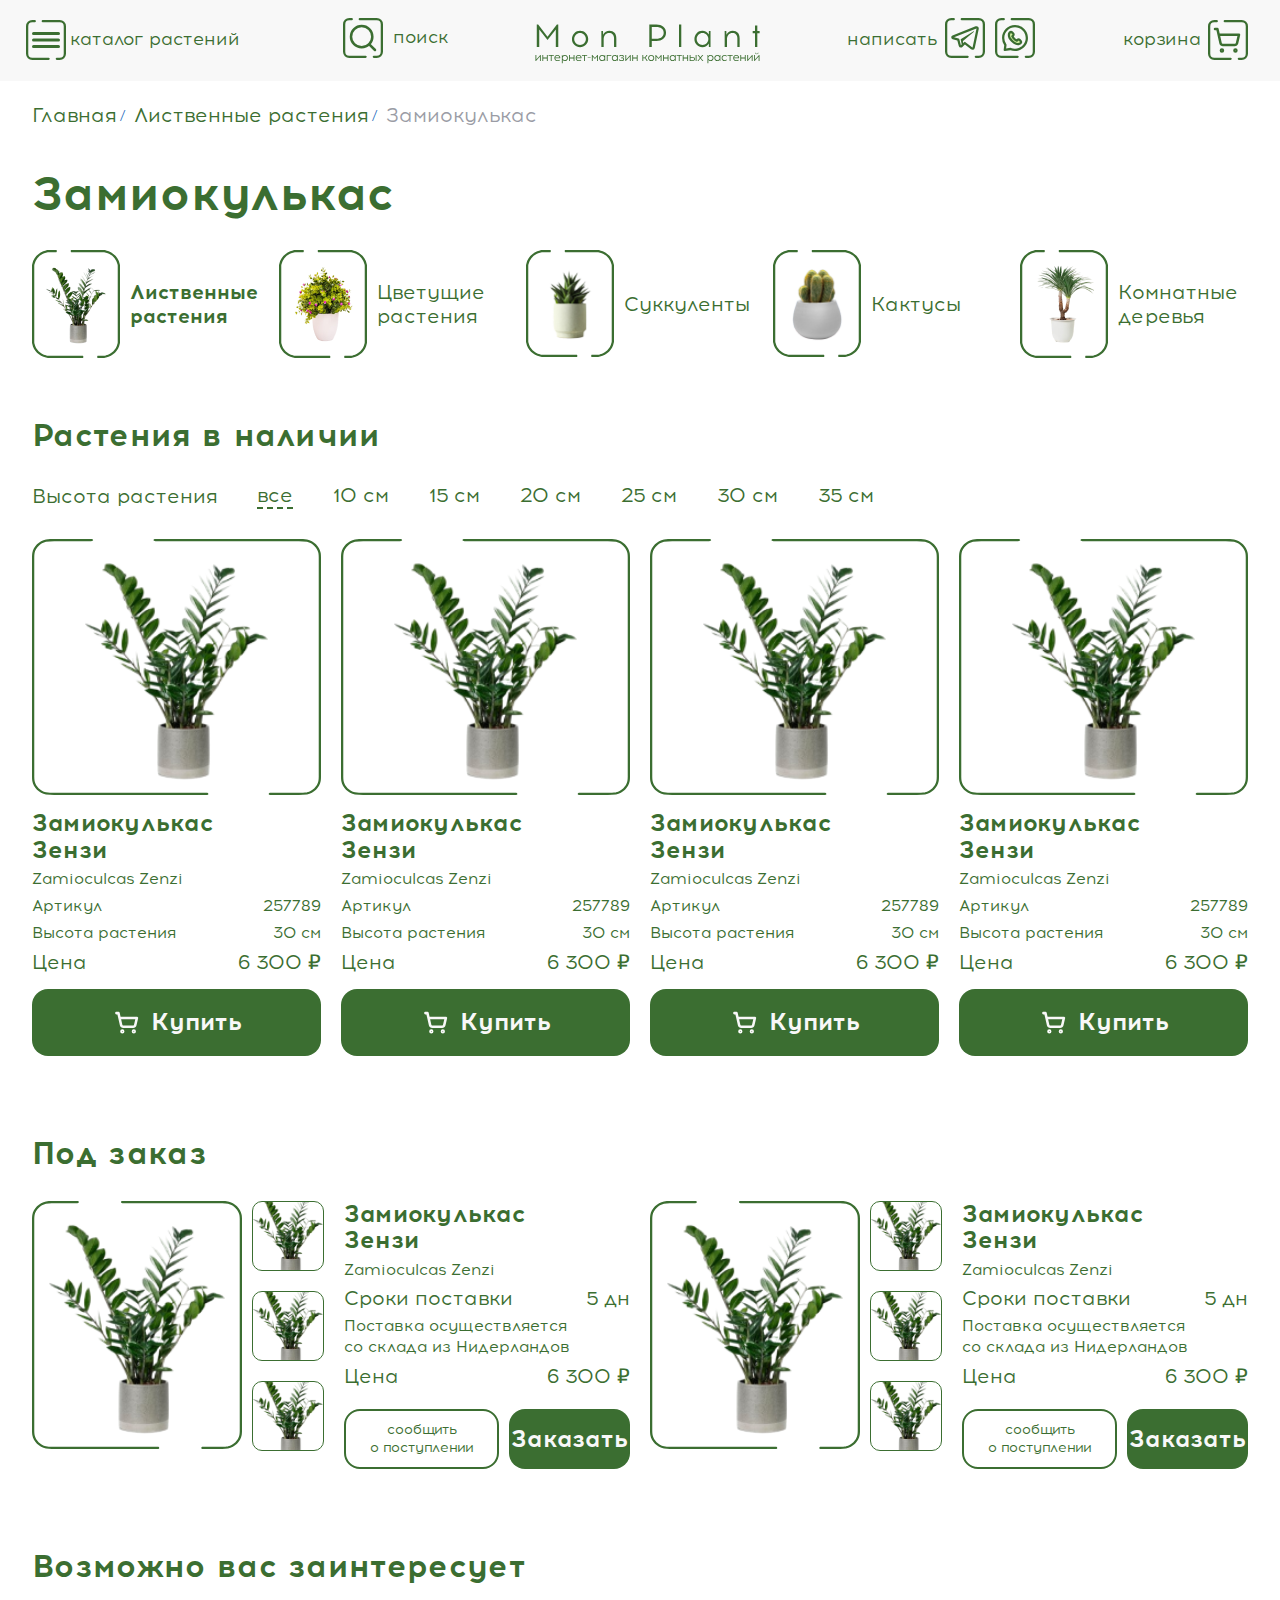
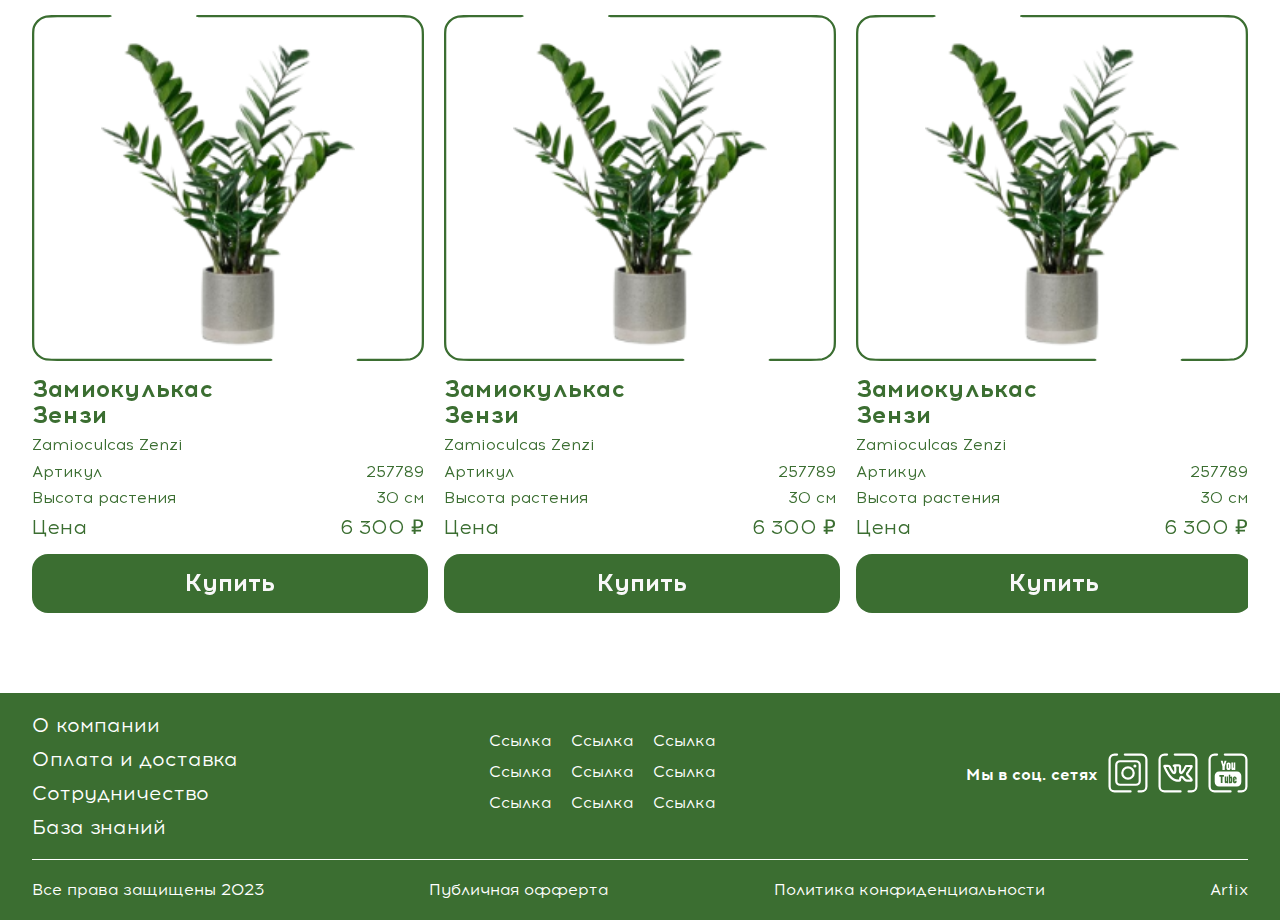
<file: page-catalog.html>
<!DOCTYPE html><html lang="ru" class="page"><head><meta charset="UTF-8"><meta name="viewport" content="width=device-width,initial-scale=1"><link rel="shortcut icon" href="favicon.ico" type="image/x-icon"><meta http-equiv="X-UA-Compatible" content="ie=edge"><meta name="theme-color" content="#111111"><title>New Site</title><link rel="preload" href="fonts/AcromRegular.woff2" as="font" type="font/woff2" crossorigin><link rel="preload" href="fonts/AcromBold.woff2" as="font" type="font/woff2" crossorigin><link rel="stylesheet" href="css/vendor.css"><link rel="stylesheet" href="css/main.css"><script defer="defer" src="js/main.js"></script></head><body class="page__body"><div class="site-container"><header class="header"><div class="container header__container"><div class="header__burger" data-graph-path="menu"><button class="btn-reset burger"><span class="burger__line"></span> <svg class="burger__svg"><use xlink:href="img/sprite.svg#line"></use></svg></button> <span class="burger__text">каталог растений</span></div><div class="search-icon"><button class="btn-reset search-icon__btn"><svg class="search-icon__svg"><use xlink:href="img/sprite.svg#search"></use></svg> <span class="social__text">поиск</span><!-- <ul class="result"></ul> --></button><div class="search-icon__tooltip"><input type="text" class="input-reset search-icon__input" placeholder="Поиск"> <button class="btn-reset search-icon__close"></button></div></div><a href="/" class="header__logo"><img loading="lazy" src="./img/logo.svg" class="image" width="227" height="53" alt="Логотип Mon Plant"></a><div class="social"><span class="social__text">написать</span><ul class="list-reset social__list"><li class="social__item"><a href="#" target="_blank" class="social__link social__link--tg" aria-label="Телеграм"><svg class="social__svg"><use xlink:href="img/sprite.svg#tg"></use></svg></a></li><li class="social__item"><a href="#" target="_blank" class="social__link social__link--wa" aria-label="Whatsapp"><svg class="social__svg"><use xlink:href="img/sprite.svg#wa"></use></svg></a></li></ul></div><a href="/" class="header__cart"><span class="social__text">корзина</span> <svg class="social__svg"><use xlink:href="img/sprite.svg#cart"></use></svg></a></div></header><main class="main"><div class="breadcrumbs"><div class="container"><ul class="list-reset breadcrumbs__list"><li class="breadcrumbs__item"><a href="/" class="breadcrumbs__link">Главная</a></li><li class="breadcrumbs__item"><a href="#" class="breadcrumbs__link">Лиственные растения</a></li><li class="breadcrumbs__item"><a class="breadcrumbs__link">Замиокулькас</a></li></ul></div></div><section class="catalog"><div class="container"><h1 class="catalog__title">Замиокулькас</h1><div class="tabs" data-tabs="products"><ul class="list-reset tabs__nav"><li class="tabs__nav-item"><button class="btn-reset tabs__nav-btn" type="button"><div class="tabs__nav-img decor"><img loading="lazy" src="./img/catalog-tabs/tabs-1.png" class="image" width="60" height="80" alt="Картинка растения"></div><span class="tabs__nav-text">Лиственные растения</span></button></li><li class="tabs__nav-item"><button class="btn-reset tabs__nav-btn" type="button"><div class="tabs__nav-img decor"><img loading="lazy" src="./img/catalog-tabs/tabs-2.png" class="image" width="60" height="80" alt="Картинка растения"></div><span class="tabs__nav-text">Цветущие растения</span></button></li><li class="tabs__nav-item"><button class="btn-reset tabs__nav-btn" type="button"><div class="tabs__nav-img decor"><img loading="lazy" src="./img/catalog-tabs/tabs-3.png" class="image" width="60" height="80" alt="Картинка растения"></div><span class="tabs__nav-text">Суккуленты</span></button></li><li class="tabs__nav-item"><button class="btn-reset tabs__nav-btn" type="button"><div class="tabs__nav-img decor"><img loading="lazy" src="./img/catalog-tabs/tabs-4.png" class="image" width="60" height="80" alt="Картинка растения"></div><span class="tabs__nav-text">Кактусы</span></button></li><li class="tabs__nav-item"><button class="btn-reset tabs__nav-btn" type="button"><div class="tabs__nav-img decor"><img loading="lazy" src="./img/catalog-tabs/tabs-5.png" class="image" width="60" height="80" alt="Картинка растения"></div><span class="tabs__nav-text">Комнатные деревья</span></button></li></ul><div class="tabs__content"><div class="tabs__panel"><div class="catalog__instock"><h2 class="catalog__subtitle">Растения в наличии</h2><ul class="list-reset filter__tabs filter__tabs--int"><li class="filter__tabs-item"><span class="filter__tabs-btn">Высота растения</span></li><li class="filter__tabs-item"><button data-filter="all" class="btn-reset filter__tabs-btn filter__tabs-btn--instock">все</button></li><li class="filter__tabs-item"><button data-filter=".ten" class="btn-reset filter__tabs-btn filter__tabs-btn--instock">10 см</button></li><li class="filter__tabs-item"><button data-filter=".fifteen" class="btn-reset filter__tabs-btn filter__tabs-btn--instock">15 см</button></li><li class="filter__tabs-item"><button data-filter=".twenty" class="btn-reset filter__tabs-btn filter__tabs-btn--instock">20 см</button></li><li class="filter__tabs-item"><button data-filter=".twentyfive" class="btn-reset filter__tabs-btn filter__tabs-btn--instock">25 см</button></li><li class="filter__tabs-item"><button data-filter=".thirty" class="btn-reset filter__tabs-btn filter__tabs-btn--instock">30 см</button></li><li class="filter__tabs-item"><button data-filter=".thirtyfive" class="btn-reset filter__tabs-btn filter__tabs-btn--instock">35 см</button></li></ul><div class="catalog__cards"><article class="catalog-card"><div class="catalog-card__pic decor"><img loading="lazy" src="./img/catalog/catalog-1.png" class="image catalog-card__img" width="250" height="250" alt="Цветок"></div><div class="catalog-card__descr"><h3 class="catalog-card__title">Замиокулькас <span class="catalog-card__name">Зензи</span></h3><span class="catalog-card__title-small">Zamioculcas Zenzi</span><div class="catalog-card__spec"><span class="catalog-card__spec-text">Артикул</span> <span class="catalog-card__spec-text">257789</span></div><div class="catalog-card__spec"><span class="catalog-card__spec-text">Высота растения</span> <span class="catalog-card__spec-text">30 см</span></div><div class="catalog-card__spec"><span class="catalog-card__spec-text catalog-card__spec-text--size">Цена</span> <span class="catalog-card__spec-text catalog-card__spec-text--size">6 300 ₽</span></div><button class="btn-reset catalog-card__btn catalog-card__btn--buy"><svg class="catalog-card__btn-svg"><use xlink:href="img/sprite.svg#cart-w"></use></svg> Купить</button></div></article><article class="catalog-card"><div class="catalog-card__pic decor"><img loading="lazy" src="./img/catalog/catalog-1.png" class="image catalog-card__img" width="250" height="250" alt="Цветок"></div><div class="catalog-card__descr"><h3 class="catalog-card__title">Замиокулькас <span class="catalog-card__name">Зензи</span></h3><span class="catalog-card__title-small">Zamioculcas Zenzi</span><div class="catalog-card__spec"><span class="catalog-card__spec-text">Артикул</span> <span class="catalog-card__spec-text">257789</span></div><div class="catalog-card__spec"><span class="catalog-card__spec-text">Высота растения</span> <span class="catalog-card__spec-text">30 см</span></div><div class="catalog-card__spec"><span class="catalog-card__spec-text catalog-card__spec-text--size">Цена</span> <span class="catalog-card__spec-text catalog-card__spec-text--size">6 300 ₽</span></div><button class="btn-reset catalog-card__btn catalog-card__btn--buy"><svg class="catalog-card__btn-svg"><use xlink:href="img/sprite.svg#cart-w"></use></svg> Купить</button></div></article><article class="catalog-card"><div class="catalog-card__pic decor"><img loading="lazy" src="./img/catalog/catalog-1.png" class="image catalog-card__img" width="250" height="250" alt="Цветок"></div><div class="catalog-card__descr"><h3 class="catalog-card__title">Замиокулькас <span class="catalog-card__name">Зензи</span></h3><span class="catalog-card__title-small">Zamioculcas Zenzi</span><div class="catalog-card__spec"><span class="catalog-card__spec-text">Артикул</span> <span class="catalog-card__spec-text">257789</span></div><div class="catalog-card__spec"><span class="catalog-card__spec-text">Высота растения</span> <span class="catalog-card__spec-text">30 см</span></div><div class="catalog-card__spec"><span class="catalog-card__spec-text catalog-card__spec-text--size">Цена</span> <span class="catalog-card__spec-text catalog-card__spec-text--size">6 300 ₽</span></div><button class="btn-reset catalog-card__btn catalog-card__btn--buy"><svg class="catalog-card__btn-svg"><use xlink:href="img/sprite.svg#cart-w"></use></svg> Купить</button></div></article><article class="catalog-card"><div class="catalog-card__pic decor"><img loading="lazy" src="./img/catalog/catalog-1.png" class="image catalog-card__img" width="250" height="250" alt="Цветок"></div><div class="catalog-card__descr"><h3 class="catalog-card__title">Замиокулькас <span class="catalog-card__name">Зензи</span></h3><span class="catalog-card__title-small">Zamioculcas Zenzi</span><div class="catalog-card__spec"><span class="catalog-card__spec-text">Артикул</span> <span class="catalog-card__spec-text">257789</span></div><div class="catalog-card__spec"><span class="catalog-card__spec-text">Высота растения</span> <span class="catalog-card__spec-text">30 см</span></div><div class="catalog-card__spec"><span class="catalog-card__spec-text catalog-card__spec-text--size">Цена</span> <span class="catalog-card__spec-text catalog-card__spec-text--size">6 300 ₽</span></div><button class="btn-reset catalog-card__btn catalog-card__btn--buy"><svg class="catalog-card__btn-svg"><use xlink:href="img/sprite.svg#cart-w"></use></svg> Купить</button></div></article></div></div><div class="catalog__order"><h2 class="catalog__subtitle">Под заказ</h2><div class="catalog__order-cards"><article class="catalog-card-order"><div class="sliders"><div class="swiper card-slider"><div class="swiper-wrapper"><div class="swiper-slide card-slider__slide"><div class="card-slider__img decor"><img loading="lazy" src="./img/catalog/catalog-1.png" width="195" height="250" alt="Картинка"></div></div><div class="swiper-slide card-slider__slide"><div class="card-slider__img decor"><img loading="lazy" src="./img/catalog/catalog-1.png" width="195" height="250" alt="Картинка"></div></div><div class="swiper-slide card-slider__slide"><div class="card-slider__img decor"><img loading="lazy" src="./img/catalog/catalog-1.png" width="195" height="250" alt="Картинка"></div></div><div class="swiper-slide card-slider__slide"><div class="card-slider__img decor"><img loading="lazy" src="./img/catalog/catalog-1.png" width="195" height="250" alt="Картинка"></div></div></div></div><div class="swiper card-thumbs"><div class="swiper-wrapper"><div class="swiper-slide"><div class="card-thumbs__slide decor"><img loading="lazy" src="./img/catalog/catalog-1.png" width="84" height="80" alt="Картинка"></div></div><div class="swiper-slide"><div class="card-thumbs__slide decor"><img loading="lazy" src="./img/catalog/catalog-1.png" width="84" height="80" alt="Картинка"></div></div><div class="swiper-slide"><div class="card-thumbs__slide decor"><img loading="lazy" src="./img/catalog/catalog-1.png" width="84" height="80" alt="Картинка"></div></div><div class="swiper-slide"><div class="card-thumbs__slide decor"><img loading="lazy" src="./img/catalog/catalog-1.png" width="84" height="80" alt="Картинка"></div></div></div></div></div><div class="catalog-card__descr"><h3 class="catalog-card__title">Замиокулькас <span class="catalog-card__name">Зензи</span></h3><span class="catalog-card__title-small">Zamioculcas Zenzi</span><div class="catalog-card__spec"><span class="catalog-card__spec-text catalog-card__spec-text--size">Сроки поставки</span> <span class="catalog-card__spec-text catalog-card__spec-text--size">5 дн</span></div><span class="catalog-card__title-small">Поставка осуществляется со склада из Нидерландов</span><div class="catalog-card__spec"><span class="catalog-card__spec-text catalog-card__spec-text--size">Цена</span> <span class="catalog-card__spec-text catalog-card__spec-text--size">6 300 ₽</span></div><div class="catalog-card__btns"><button class="btn-reset catalog-card__btn-white">сообщить о поступлении</button> <button class="btn-reset catalog-card__btn">Заказать</button></div></div></article><article class="catalog-card-order"><div class="sliders"><div class="swiper card-slider"><div class="swiper-wrapper"><div class="swiper-slide card-slider__slide"><div class="card-slider__img decor"><img loading="lazy" src="./img/catalog/catalog-1.png" width="195" height="250" alt="Картинка"></div></div><div class="swiper-slide card-slider__slide"><div class="card-slider__img decor"><img loading="lazy" src="./img/catalog/catalog-1.png" width="195" height="250" alt="Картинка"></div></div><div class="swiper-slide card-slider__slide"><div class="card-slider__img decor"><img loading="lazy" src="./img/catalog/catalog-1.png" width="195" height="250" alt="Картинка"></div></div><div class="swiper-slide card-slider__slide"><div class="card-slider__img decor"><img loading="lazy" src="./img/catalog/catalog-1.png" width="195" height="250" alt="Картинка"></div></div></div></div><div class="swiper card-thumbs"><div class="swiper-wrapper"><div class="swiper-slide"><div class="card-thumbs__slide decor"><img loading="lazy" src="./img/catalog/catalog-1.png" width="84" height="80" alt="Картинка"></div></div><div class="swiper-slide"><div class="card-thumbs__slide decor"><img loading="lazy" src="./img/catalog/catalog-1.png" width="84" height="80" alt="Картинка"></div></div><div class="swiper-slide"><div class="card-thumbs__slide decor"><img loading="lazy" src="./img/catalog/catalog-1.png" width="84" height="80" alt="Картинка"></div></div><div class="swiper-slide"><div class="card-thumbs__slide decor"><img loading="lazy" src="./img/catalog/catalog-1.png" width="84" height="80" alt="Картинка"></div></div></div></div></div><div class="catalog-card__descr"><h3 class="catalog-card__title">Замиокулькас <span class="catalog-card__name">Зензи</span></h3><span class="catalog-card__title-small">Zamioculcas Zenzi</span><div class="catalog-card__spec"><span class="catalog-card__spec-text catalog-card__spec-text--size">Сроки поставки</span> <span class="catalog-card__spec-text catalog-card__spec-text--size">5 дн</span></div><span class="catalog-card__title-small">Поставка осуществляется со склада из Нидерландов</span><div class="catalog-card__spec"><span class="catalog-card__spec-text catalog-card__spec-text--size">Цена</span> <span class="catalog-card__spec-text catalog-card__spec-text--size">6 300 ₽</span></div><div class="catalog-card__btns"><button class="btn-reset catalog-card__btn-white">сообщить о поступлении</button> <button class="btn-reset catalog-card__btn">Заказать</button></div></div></article></div></div></div><div class="tabs__panel">2</div><div class="tabs__panel">3</div><div class="tabs__panel">4</div><div class="tabs__panel">5</div></div></div></div></section><section class="interested"><div class="container"><h2 class="interested__title">Возможно вас заинтересует</h2><div class="interested__catalog"><div class="swiper interested-catalog__slider"><div class="swiper-wrapper"><div class="swiper-slide"><article class="catalog-card"><div class="catalog-card__pic decor"><img loading="lazy" src="./img/catalog/catalog-1.png" class="image catalog-card__img" width="250" height="250" alt="Цветок"></div><div class="catalog-card__descr"><h3 class="catalog-card__title">Замиокулькас <span class="catalog-card__name">Зензи</span></h3><span class="catalog-card__title-small">Zamioculcas Zenzi</span><div class="catalog-card__spec"><span class="catalog-card__spec-text">Артикул</span> <span class="catalog-card__spec-text">257789</span></div><div class="catalog-card__spec"><span class="catalog-card__spec-text">Высота растения</span> <span class="catalog-card__spec-text">30 см</span></div><div class="catalog-card__spec"><span class="catalog-card__spec-text catalog-card__spec-text--size">Цена</span> <span class="catalog-card__spec-text catalog-card__spec-text--size">6 300 ₽</span></div><button class="btn-reset catalog-card__btn catalog-card__btn--buy">Купить</button></div></article></div><div class="swiper-slide"><article class="catalog-card"><div class="catalog-card__pic decor"><img loading="lazy" src="./img/catalog/catalog-1.png" class="image catalog-card__img" width="250" height="250" alt="Цветок"></div><div class="catalog-card__descr"><h3 class="catalog-card__title">Замиокулькас <span class="catalog-card__name">Зензи</span></h3><span class="catalog-card__title-small">Zamioculcas Zenzi</span><div class="catalog-card__spec"><span class="catalog-card__spec-text">Артикул</span> <span class="catalog-card__spec-text">257789</span></div><div class="catalog-card__spec"><span class="catalog-card__spec-text">Высота растения</span> <span class="catalog-card__spec-text">30 см</span></div><div class="catalog-card__spec"><span class="catalog-card__spec-text catalog-card__spec-text--size">Цена</span> <span class="catalog-card__spec-text catalog-card__spec-text--size">6 300 ₽</span></div><button class="btn-reset catalog-card__btn catalog-card__btn--buy">Купить</button></div></article></div><div class="swiper-slide"><article class="catalog-card"><div class="catalog-card__pic decor"><img loading="lazy" src="./img/catalog/catalog-1.png" class="image catalog-card__img" width="250" height="250" alt="Цветок"></div><div class="catalog-card__descr"><h3 class="catalog-card__title">Замиокулькас <span class="catalog-card__name">Зензи</span></h3><span class="catalog-card__title-small">Zamioculcas Zenzi</span><div class="catalog-card__spec"><span class="catalog-card__spec-text">Артикул</span> <span class="catalog-card__spec-text">257789</span></div><div class="catalog-card__spec"><span class="catalog-card__spec-text">Высота растения</span> <span class="catalog-card__spec-text">30 см</span></div><div class="catalog-card__spec"><span class="catalog-card__spec-text catalog-card__spec-text--size">Цена</span> <span class="catalog-card__spec-text catalog-card__spec-text--size">6 300 ₽</span></div><button class="btn-reset catalog-card__btn catalog-card__btn--buy">Купить</button></div></article></div><div class="swiper-slide"><article class="catalog-card"><div class="catalog-card__pic decor"><img loading="lazy" src="./img/catalog/catalog-1.png" class="image catalog-card__img" width="250" height="250" alt="Цветок"></div><div class="catalog-card__descr"><h3 class="catalog-card__title">Замиокулькас <span class="catalog-card__name">Зензи</span></h3><span class="catalog-card__title-small">Zamioculcas Zenzi</span><div class="catalog-card__spec"><span class="catalog-card__spec-text">Артикул</span> <span class="catalog-card__spec-text">257789</span></div><div class="catalog-card__spec"><span class="catalog-card__spec-text">Высота растения</span> <span class="catalog-card__spec-text">30 см</span></div><div class="catalog-card__spec"><span class="catalog-card__spec-text catalog-card__spec-text--size">Цена</span> <span class="catalog-card__spec-text catalog-card__spec-text--size">6 300 ₽</span></div><button class="btn-reset catalog-card__btn catalog-card__btn--buy">Купить</button></div></article></div><div class="swiper-slide"><article class="catalog-card"><div class="catalog-card__pic decor"><img loading="lazy" src="./img/catalog/catalog-1.png" class="image catalog-card__img" width="250" height="250" alt="Цветок"></div><div class="catalog-card__descr"><h3 class="catalog-card__title">Замиокулькас <span class="catalog-card__name">Зензи</span></h3><span class="catalog-card__title-small">Zamioculcas Zenzi</span><div class="catalog-card__spec"><span class="catalog-card__spec-text">Артикул</span> <span class="catalog-card__spec-text">257789</span></div><div class="catalog-card__spec"><span class="catalog-card__spec-text">Высота растения</span> <span class="catalog-card__spec-text">30 см</span></div><div class="catalog-card__spec"><span class="catalog-card__spec-text catalog-card__spec-text--size">Цена</span> <span class="catalog-card__spec-text catalog-card__spec-text--size">6 300 ₽</span></div><button class="btn-reset catalog-card__btn catalog-card__btn--buy">Купить</button></div></article></div></div></div></div></div></section></main><footer class="footer"><div class="container"><div class="footer__container"><div class="footer__top"><ul class="list-reset footer__list"><li class="footer__item"><a href="#" class="footer__link-nav">О компании</a></li><li class="footer__item"><a href="#" class="footer__link-nav">Оплата и доставка</a></li><li class="footer__item"><a href="#" class="footer__link-nav">Сотрудничество</a></li><li class="footer__item"><a href="#" class="footer__link-nav">База знаний</a></li></ul><ul class="list-reset footer__center-list"><li class="footer__center-item"><a href="#" class="footer__center-link">Ссылка</a></li><li class="footer__center-item"><a href="#" class="footer__center-link">Ссылка</a></li><li class="footer__center-item"><a href="#" class="footer__center-link">Ссылка</a></li><li class="footer__center-item"><a href="#" class="footer__center-link">Ссылка</a></li><li class="footer__center-item"><a href="#" class="footer__center-link">Ссылка</a></li><li class="footer__center-item"><a href="#" class="footer__center-link">Ссылка</a></li><li class="footer__center-item"><a href="#" class="footer__center-link">Ссылка</a></li><li class="footer__center-item"><a href="#" class="footer__center-link">Ссылка</a></li><li class="footer__center-item"><a href="#" class="footer__center-link">Ссылка</a></li></ul><div class="social social__footer"><span class="social__text-footer">Мы в соц. сетях</span><ul class="list-reset social__list"><li class="social__item"><a href="#" target="_blank" class="social__link social__link--tg" aria-label="Телеграм"><svg class="social__svg"><use xlink:href="img/sprite.svg#inst"></use></svg></a></li><li class="social__item"><a href="#" target="_blank" class="social__link social__link--tg" aria-label="Телеграм"><svg class="social__svg"><use xlink:href="img/sprite.svg#vk"></use></svg></a></li><li class="social__item"><a href="#" target="_blank" class="social__link social__link--wa" aria-label="Whatsapp"><svg class="social__svg"><use xlink:href="img/sprite.svg#yt"></use></svg></a></li></ul></div></div><div class="footer__bottom"><ul class="list-reset footer__bottom-list"><li class="footer__bottom-item"><a class="footer__bottom-link">Все права защищены 2023</a></li><li class="footer__bottom-item"><a href="#" class="footer__bottom-link">Публичная офферта</a></li><li class="footer__bottom-item"><a href="#" class="footer__bottom-link">Политика конфиденциальности</a></li><li class="footer__bottom-item"><a href="#" class="footer__bottom-link">Artix</a></li></ul></div></div></div></footer><div class="graph-modal graph-modal-menu"><div class="graph-modal__container" role="dialog" aria-modal="true" data-graph-target="modal-cart"><button class="btn-reset js-modal-close graph-modal__close" aria-label="Закрыть модальное окно"></button><div class="graph-modal__content"><div class="blocks-card blocks-card--d"><div class="blocks-card__filter-big"><ul class="list-reset blocks-card__filter-big-list"><li class="blocks-card__filter-big-item"><span class="blocks-card__filter-big-name">Выберите</span></li><li class="blocks-card__filter-big-item"><button data-filter=".gor" class="btn-reset blocks-card__filter-big-btn">горшок</button></li><li class="blocks-card__filter-big-item"><button data-filter=".kash" class="btn-reset blocks-card__filter-big-btn">кашпо</button></li></ul></div><div class="blocks-card__filter-small"><ul class="list-reset blocks-card__filter-small-list"><li class="blocks-card__filter-small-item"><span class="blocks-card__filter-small-name">Материал</span></li><li class="blocks-card__filter-small-item"><button data-filter=".gor" class="btn-reset blocks-card__filter-small-btn">Пластиковый</button></li><li class="blocks-card__filter-small-item"><button data-filter=".kash" class="btn-reset blocks-card__filter-small-btn">Керамический</button></li></ul><ul class="list-reset blocks-card__filter-small-list"><li class="blocks-card__filter-small-item"><span class="blocks-card__filter-small-name">Объём</span></li><li class="blocks-card__filter-small-item"><button data-filter=".zerotwo" class="btn-reset blocks-card__filter-small-btn">0.2 л</button></li><li class="blocks-card__filter-small-item"><button data-filter=".zerofive" class="btn-reset blocks-card__filter-small-btn">0.5 л</button></li><li class="blocks-card__filter-small-item"><button data-filter=".one" class="btn-reset blocks-card__filter-small-btn">1 л</button></li><li class="blocks-card__filter-small-item"><button data-filter=".two" class="btn-reset blocks-card__filter-small-btn">2 л</button></li></ul><ul class="list-reset blocks-card__filter-small-list"><li class="blocks-card__filter-small-item"><span class="blocks-card__filter-small-name">Высота</span></li><li class="blocks-card__filter-small-item"><button data-filter=".seven" class="btn-reset blocks-card__filter-small-btn">7 см</button></li><li class="blocks-card__filter-small-item"><button data-filter=".fifteen" class="btn-reset blocks-card__filter-small-btn">15 см</button></li><li class="blocks-card__filter-small-item"><button data-filter=".twenty" class="btn-reset blocks-card__filter-small-btn">20 см</button></li><li class="blocks-card__filter-small-item"><button data-filter=".thirty" class="btn-reset blocks-card__filter-small-btn">30 см</button></li></ul></div><div class="blocks-card__content"><div class="blocks-card__inner mix gor seven blocks-card--more"><div class="blocks-card__img decor"><img loading="lazy" src="./img/pot.png" class="image" width="250" height="250" alt=""></div><div class="blocks-card__decr"><div class="blocks-card__name">Транспортировачный горшок</div><ul class="list-reset blocks-card__list"><li class="blocks-card__item"><span class="blocks-card__text">Артикул</span> <span class="blocks-card__text">257789</span></li><li class="blocks-card__item"><span class="blocks-card__text">Высота</span> <span class="blocks-card__text">30 см</span></li><li class="blocks-card__item"><span class="blocks-card__text">Диаметр</span> <span class="blocks-card__text">30 см</span></li><li class="blocks-card__item"><span class="blocks-card__text">Объём</span> <span class="blocks-card__text">0.5 л</span></li><li class="blocks-card__item"><span class="blocks-card__text">Материал</span> <span class="blocks-card__text">0.5 л</span></li><li class="blocks-card__item"><span class="blocks-card__text blocks-card__text--width">Цена</span> <span class="blocks-card__text blocks-card__text--width">0 ₽</span></li></ul><button class="btn-reset blocks-card__btn">Выбрать</button></div></div><div class="blocks-card__inner mix gor seven blocks-card--more"><div class="blocks-card__img decor"><img loading="lazy" src="./img/pot.png" class="image" width="250" height="250" alt=""></div><div class="blocks-card__decr"><div class="blocks-card__name">Транспортировачный горшок</div><ul class="list-reset blocks-card__list"><li class="blocks-card__item"><span class="blocks-card__text">Артикул</span> <span class="blocks-card__text">257789</span></li><li class="blocks-card__item"><span class="blocks-card__text">Высота</span> <span class="blocks-card__text">30 см</span></li><li class="blocks-card__item"><span class="blocks-card__text">Диаметр</span> <span class="blocks-card__text">30 см</span></li><li class="blocks-card__item"><span class="blocks-card__text">Объём</span> <span class="blocks-card__text">0.5 л</span></li><li class="blocks-card__item"><span class="blocks-card__text">Материал</span> <span class="blocks-card__text">0.5 л</span></li><li class="blocks-card__item"><span class="blocks-card__text blocks-card__text--width">Цена</span> <span class="blocks-card__text blocks-card__text--width">0 ₽</span></li></ul><button class="btn-reset blocks-card__btn">Выбрать</button></div></div><div class="blocks-card__inner mix gor thirty blocks-card--more"><div class="blocks-card__img decor"><img loading="lazy" src="./img/pot.png" class="image" width="250" height="250" alt=""></div><div class="blocks-card__decr"><div class="blocks-card__name">Транспортировачный горшок</div><ul class="list-reset blocks-card__list"><li class="blocks-card__item"><span class="blocks-card__text">Артикул</span> <span class="blocks-card__text">257789</span></li><li class="blocks-card__item"><span class="blocks-card__text">Высота</span> <span class="blocks-card__text">30 см</span></li><li class="blocks-card__item"><span class="blocks-card__text">Диаметр</span> <span class="blocks-card__text">30 см</span></li><li class="blocks-card__item"><span class="blocks-card__text">Объём</span> <span class="blocks-card__text">0.5 л</span></li><li class="blocks-card__item"><span class="blocks-card__text">Материал</span> <span class="blocks-card__text">0.5 л</span></li><li class="blocks-card__item"><span class="blocks-card__text blocks-card__text--width">Цена</span> <span class="blocks-card__text blocks-card__text--width">0 ₽</span></li></ul><button class="btn-reset blocks-card__btn">Выбрать</button></div></div><div class="blocks-card__inner mix kash thirty blocks-card--more"><div class="blocks-card__img decor"><img loading="lazy" src="./img/pot.png" class="image" width="250" height="250" alt=""></div><div class="blocks-card__decr"><div class="blocks-card__name">Транспортировачный горшок</div><ul class="list-reset blocks-card__list"><li class="blocks-card__item"><span class="blocks-card__text">Артикул</span> <span class="blocks-card__text">257789</span></li><li class="blocks-card__item"><span class="blocks-card__text">Высота</span> <span class="blocks-card__text">30 см</span></li><li class="blocks-card__item"><span class="blocks-card__text">Диаметр</span> <span class="blocks-card__text">30 см</span></li><li class="blocks-card__item"><span class="blocks-card__text">Объём</span> <span class="blocks-card__text">0.5 л</span></li><li class="blocks-card__item"><span class="blocks-card__text">Материал</span> <span class="blocks-card__text">0.5 л</span></li><li class="blocks-card__item"><span class="blocks-card__text blocks-card__text--width">Цена</span> <span class="blocks-card__text blocks-card__text--width">0 ₽</span></li></ul><button class="btn-reset blocks-card__btn">Выбрать</button></div></div><div class="blocks-card__inner mix kash seven blocks-card--more"><div class="blocks-card__img decor"><img loading="lazy" src="./img/pot.png" class="image" width="250" height="250" alt=""></div><div class="blocks-card__decr"><div class="blocks-card__name">Транспортировачный горшок</div><ul class="list-reset blocks-card__list"><li class="blocks-card__item"><span class="blocks-card__text">Артикул</span> <span class="blocks-card__text">257789</span></li><li class="blocks-card__item"><span class="blocks-card__text">Высота</span> <span class="blocks-card__text">30 см</span></li><li class="blocks-card__item"><span class="blocks-card__text">Диаметр</span> <span class="blocks-card__text">30 см</span></li><li class="blocks-card__item"><span class="blocks-card__text">Объём</span> <span class="blocks-card__text">0.5 л</span></li><li class="blocks-card__item"><span class="blocks-card__text">Материал</span> <span class="blocks-card__text">0.5 л</span></li><li class="blocks-card__item"><span class="blocks-card__text blocks-card__text--width">Цена</span> <span class="blocks-card__text blocks-card__text--width">0 ₽</span></li></ul><button class="btn-reset blocks-card__btn">Выбрать</button></div></div><div class="blocks-card__inner mix gor thirty blocks-card--more"><div class="blocks-card__img decor"><img loading="lazy" src="./img/pot.png" class="image" width="250" height="250" alt=""></div><div class="blocks-card__decr"><div class="blocks-card__name">Транспортировачный горшок</div><ul class="list-reset blocks-card__list"><li class="blocks-card__item"><span class="blocks-card__text">Артикул</span> <span class="blocks-card__text">257789</span></li><li class="blocks-card__item"><span class="blocks-card__text">Высота</span> <span class="blocks-card__text">30 см</span></li><li class="blocks-card__item"><span class="blocks-card__text">Диаметр</span> <span class="blocks-card__text">30 см</span></li><li class="blocks-card__item"><span class="blocks-card__text">Объём</span> <span class="blocks-card__text">0.5 л</span></li><li class="blocks-card__item"><span class="blocks-card__text">Материал</span> <span class="blocks-card__text">0.5 л</span></li><li class="blocks-card__item"><span class="blocks-card__text blocks-card__text--width">Цена</span> <span class="blocks-card__text blocks-card__text--width">0 ₽</span></li></ul><button class="btn-reset blocks-card__btn">Выбрать</button></div></div><button class="btn-reset blocks-card__show-more">Показать еще</button></div><h2 class="interested__title">Выберите грунт в горшок</h2><div class="swiper blocks-card__slider"><div class="swiper-wrapper"><div class="swiper-slide"><div class="blocks-card__slide mix gor seven"><div class="blocks-card__img decor"><img loading="lazy" src="./img/ground.png" class="image" width="250" height="250" alt=""></div><div class="blocks-card__decr"><div class="blocks-card__name">Станлдартный грунт</div><ul class="list-reset blocks-card__list"><li class="blocks-card__item"><span class="blocks-card__text">Артикул</span> <span class="blocks-card__text">257789</span></li><li class="blocks-card__item"><span class="blocks-card__text">Описание</span> <span class="blocks-card__text">30 см</span></li><li class="blocks-card__item"><span class="blocks-card__text blocks-card__text--width">Цена</span> <span class="blocks-card__text blocks-card__text--width">0 ₽</span></li></ul><button class="btn-reset blocks-card__btn">Выбрать</button></div></div></div><div class="swiper-slide"><div class="blocks-card__slide mix gor seven"><div class="blocks-card__img decor"><img loading="lazy" src="./img/ground.png" class="image" width="250" height="250" alt=""></div><div class="blocks-card__decr"><div class="blocks-card__name">Станлдартный грунт</div><ul class="list-reset blocks-card__list"><li class="blocks-card__item"><span class="blocks-card__text">Артикул</span> <span class="blocks-card__text">257789</span></li><li class="blocks-card__item"><span class="blocks-card__text">Описание</span> <span class="blocks-card__text">30 см</span></li><li class="blocks-card__item"><span class="blocks-card__text blocks-card__text--width">Цена</span> <span class="blocks-card__text blocks-card__text--width">0 ₽</span></li></ul><button class="btn-reset blocks-card__btn">Выбрать</button></div></div></div><div class="swiper-slide"><div class="blocks-card__slide mix gor seven"><div class="blocks-card__img decor"><img loading="lazy" src="./img/ground.png" class="image" width="250" height="250" alt=""></div><div class="blocks-card__decr"><div class="blocks-card__name">Станлдартный грунт</div><ul class="list-reset blocks-card__list"><li class="blocks-card__item"><span class="blocks-card__text">Артикул</span> <span class="blocks-card__text">257789</span></li><li class="blocks-card__item"><span class="blocks-card__text">Описание</span> <span class="blocks-card__text">30 см</span></li><li class="blocks-card__item"><span class="blocks-card__text blocks-card__text--width">Цена</span> <span class="blocks-card__text blocks-card__text--width">0 ₽</span></li></ul><button class="btn-reset blocks-card__btn">Выбрать</button></div></div></div><div class="swiper-slide"><div class="blocks-card__slide mix gor seven"><div class="blocks-card__img decor"><img loading="lazy" src="./img/ground.png" class="image" width="250" height="250" alt=""></div><div class="blocks-card__decr"><div class="blocks-card__name">Станлдартный грунт</div><ul class="list-reset blocks-card__list"><li class="blocks-card__item"><span class="blocks-card__text">Артикул</span> <span class="blocks-card__text">257789</span></li><li class="blocks-card__item"><span class="blocks-card__text">Описание</span> <span class="blocks-card__text">30 см</span></li><li class="blocks-card__item"><span class="blocks-card__text blocks-card__text--width">Цена</span> <span class="blocks-card__text blocks-card__text--width">0 ₽</span></li></ul><button class="btn-reset blocks-card__btn">Выбрать</button></div></div></div></div></div></div></div></div><div class="graph-modal__container graph-modal__container--tabs" role="dialog" aria-modal="true" data-graph-target="menu"><button class="btn-reset js-modal-close graph-modal__close" aria-label="Закрыть модальное окно"></button><div class="graph-modal__content"><div class="tabs tabs-menu" data-menu data-tabs="tabs-menu"><div class="tabs-menu__wrapper"><ul class="list-reset tabs__nav tabs-menu__list"><li class="tabs-menu__item"><button class="btn-reset tabs__nav-btn tabs-menu__btn" type="button">Лиственные растения</button></li><li class="tabs-menu__item"><button class="btn-reset tabs__nav-btn tabs-menu__btn" type="button">Цветущие растения</button></li><li class="tabs-menu__item"><button class="btn-reset tabs__nav-btn tabs-menu__btn" type="button">Суккуленты</button></li><li class="tabs-menu__item"><button class="btn-reset tabs__nav-btn tabs-menu__btn" type="button">Кактусы</button></li><li class="tabs-menu__item"><button class="btn-reset tabs__nav-btn tabs-menu__btn" type="button">Комнатные деревья</button></li></ul><div class="tabs-menu__content"><div class="tabs__panel tabs-menu__panel"><ul class="list-reset tabs-menu__panel-list" data-simplebar><li class="tabs-menu__panel-item">Замиокулькас</li><li class="tabs-menu__panel-item">Замиокулькас</li><li class="tabs-menu__panel-item">Замиокулькас</li><li class="tabs-menu__panel-item">Хлорофитум</li><li class="tabs-menu__panel-item">Хлорофитум</li><li class="tabs-menu__panel-item">Хлорофитум</li><li class="tabs-menu__panel-item">Нефролепис</li><li class="tabs-menu__panel-item">Нефролепис</li><li class="tabs-menu__panel-item">Нефролепис</li><li class="tabs-menu__panel-item">Сансевиерия</li><li class="tabs-menu__panel-item">Сансевиерия</li><li class="tabs-menu__panel-item">Сансевиерия</li><li class="tabs-menu__panel-item">Замиокулькас</li><li class="tabs-menu__panel-item">Замиокулькас</li><li class="tabs-menu__panel-item">Замиокулькас</li><li class="tabs-menu__panel-item">Хлорофитум</li><li class="tabs-menu__panel-item">Хлорофитум</li><li class="tabs-menu__panel-item">Хлорофитум</li><li class="tabs-menu__panel-item">Нефролепис</li><li class="tabs-menu__panel-item">Нефролепис</li><li class="tabs-menu__panel-item">Нефролепис</li><li class="tabs-menu__panel-item">Сансевиерия</li><li class="tabs-menu__panel-item">Сансевиерия</li><li class="tabs-menu__panel-item">Сансевиерия</li><li class="tabs-menu__panel-item">Пеперомия</li><li class="tabs-menu__panel-item">Пеперомия</li><li class="tabs-menu__panel-item">Пеперомия</li><li class="tabs-menu__panel-item">Замиокулькас</li><li class="tabs-menu__panel-item">Замиокулькас</li><li class="tabs-menu__panel-item">Замиокулькас</li><li class="tabs-menu__panel-item">Хлорофитум</li><li class="tabs-menu__panel-item">Хлорофитум</li><li class="tabs-menu__panel-item">Хлорофитум</li><li class="tabs-menu__panel-item">Нефролепис</li><li class="tabs-menu__panel-item">Нефролепис</li><li class="tabs-menu__panel-item">Нефролепис</li><li class="tabs-menu__panel-item">Сансевиерия</li><li class="tabs-menu__panel-item">Сансевиерия</li><li class="tabs-menu__panel-item">Сансевиерия</li><li class="tabs-menu__panel-item">Пеперомия</li><li class="tabs-menu__panel-item">Пеперомия</li><li class="tabs-menu__panel-item">Пеперомия</li><li class="tabs-menu__panel-item">Замиокулькас</li><li class="tabs-menu__panel-item">Замиокулькас</li><li class="tabs-menu__panel-item">Замиокулькас</li><li class="tabs-menu__panel-item">Хлорофитум</li><li class="tabs-menu__panel-item">Хлорофитум</li><li class="tabs-menu__panel-item">Хлорофитум</li><li class="tabs-menu__panel-item">Нефролепис</li><li class="tabs-menu__panel-item">Нефролепис</li><li class="tabs-menu__panel-item">Нефролепис</li><li class="tabs-menu__panel-item">Сансевиерия</li><li class="tabs-menu__panel-item">Сансевиерия</li><li class="tabs-menu__panel-item">Сансевиерия</li><li class="tabs-menu__panel-item">Пеперомия</li><li class="tabs-menu__panel-item">Пеперомия</li><li class="tabs-menu__panel-item">Пеперомия</li><li class="tabs-menu__panel-item">Замиокулькас</li><li class="tabs-menu__panel-item">Замиокулькас</li><li class="tabs-menu__panel-item">Замиокулькас</li><li class="tabs-menu__panel-item">Хлорофитум</li><li class="tabs-menu__panel-item">Хлорофитум</li><li class="tabs-menu__panel-item">Хлорофитум</li><li class="tabs-menu__panel-item">Нефролепис</li><li class="tabs-menu__panel-item">Нефролепис</li><li class="tabs-menu__panel-item">Нефролепис</li><li class="tabs-menu__panel-item">Сансевиерия</li><li class="tabs-menu__panel-item">Сансевиерия</li><li class="tabs-menu__panel-item">Сансевиерия</li><li class="tabs-menu__panel-item">Пеперомия</li><li class="tabs-menu__panel-item">Пеперомия</li><li class="tabs-menu__panel-item">Пеперомия</li><li class="tabs-menu__panel-item">Замиокулькас</li><li class="tabs-menu__panel-item">Замиокулькас</li><li class="tabs-menu__panel-item">Замиокулькас</li><li class="tabs-menu__panel-item">Хлорофитум</li><li class="tabs-menu__panel-item">Хлорофитум</li><li class="tabs-menu__panel-item">Хлорофитум</li><li class="tabs-menu__panel-item">Нефролепис</li><li class="tabs-menu__panel-item">Нефролепис</li><li class="tabs-menu__panel-item">Нефролепис</li><li class="tabs-menu__panel-item">Сансевиерия</li><li class="tabs-menu__panel-item">Сансевиерия</li><li class="tabs-menu__panel-item">Сансевиерия</li><li class="tabs-menu__panel-item">Пеперомия</li><li class="tabs-menu__panel-item">Пеперомия</li><li class="tabs-menu__panel-item">Пеперомия</li><li class="tabs-menu__panel-item">Замиокулькас</li><li class="tabs-menu__panel-item">Замиокулькас</li><li class="tabs-menu__panel-item">Замиокулькас</li><li class="tabs-menu__panel-item">Хлорофитум</li><li class="tabs-menu__panel-item">Хлорофитум</li><li class="tabs-menu__panel-item">Хлорофитум</li><li class="tabs-menu__panel-item">Нефролепис</li><li class="tabs-menu__panel-item">Нефролепис</li><li class="tabs-menu__panel-item">Нефролепис</li><li class="tabs-menu__panel-item">Сансевиерия</li><li class="tabs-menu__panel-item">Сансевиерия</li><li class="tabs-menu__panel-item">Сансевиерия</li><li class="tabs-menu__panel-item">Пеперомия</li><li class="tabs-menu__panel-item">Пеперомия</li><li class="tabs-menu__panel-item">Пеперомия</li></ul></div><div class="tabs__panel tabs-menu__panel">2</div><div class="tabs__panel tabs-menu__panel">3</div><div class="tabs__panel tabs-menu__panel">4</div><div class="tabs__panel tabs-menu__panel">5</div></div><ul class="list-reset tabs__nav tabs-menu__list"><li class="tabs-menu__item"><a href="#" class="btn-reset tabs__nav-btn tabs-menu__btn">Грунт в мешках</a></li><li class="tabs-menu__item"><a href="#" class="btn-reset tabs__nav-btn tabs-menu__btn">Удобрения</a></li><li class="tabs-menu__item"><a href="#" class="btn-reset tabs__nav-btn tabs-menu__btn">Горшки</a></li><li class="tabs-menu__item"><a href="#" class="btn-reset tabs__nav-btn tabs-menu__btn">Кашпо</a></li><li class="tabs-menu__item"><a href="#" class="btn-reset tabs__nav-btn tabs-menu__btn">Инструмент</a></li></ul></div></div></div></div></div></div></body></html>
</file>
<file: css/main.css>
:root{--font-family:"Acrom",sans-serif;--content-width:1216px;--container-offset:15px;--container-width:calc(var(--content-width) + (var(--container-offset) * 2));--light-green:#cff09e;--green:#6da063;--dark-green:#3b6e31;--grey:#f8f8f8;--greens:#6ecb5c;--txt-dark:#3b6e31;--txt-green:#6ecb5c;--txt-light:#cff09e}.custom-checkbox__field:checked+.custom-checkbox__content::after{opacity:1}.custom-checkbox__field:focus+.custom-checkbox__content::before{outline-offset:2px;outline:#fff solid 2px;outline-offset:2px}.custom-checkbox__field:disabled+.custom-checkbox__content{opacity:.4;pointer-events:none}@font-face{font-family:Acrom;src:url(../fonts/AcromRegular.woff2) format("woff2");font-weight:400;font-display:swap;font-style:normal}@font-face{font-family:Acrom;src:url(../fonts/AcromBold.woff2) format("woff2");font-weight:700;font-display:swap;font-style:normal}html{-webkit-box-sizing:border-box;box-sizing:border-box}*,::after,::before{-webkit-box-sizing:inherit;box-sizing:inherit}.page{height:100%;font-family:var(--font-family,sans-serif);-webkit-text-size-adjust:100%}.page__body{margin:0;min-width:320px;min-height:100%;font-size:16px}img{display:block;height:auto;max-width:100%;-o-object-fit:cover;object-fit:cover}a{text-decoration:none}.is-hidden{display:none!important}.btn-reset{border:none;padding:0;background-color:transparent;cursor:pointer}.list-reset{list-style:none;margin:0;padding:0}.input-reset{-webkit-appearance:none;-moz-appearance:none;appearance:none;border:none;border-radius:0;background-color:#fff}.input-reset::-webkit-search-cancel-button,.input-reset::-webkit-search-decoration,.input-reset::-webkit-search-results-button,.input-reset::-webkit-search-results-decoration{display:none}.visually-hidden{position:absolute;overflow:hidden;margin:-1px;border:0;padding:0;width:1px;height:1px;clip:rect(0 0 0 0)}.container{margin:0 auto;padding:0 var(--container-offset);max-width:var(--container-width)}.js-focus-visible :focus:not(.focus-visible){outline:0}.centered{text-align:center}.dis-scroll{position:fixed;left:0;top:0;overflow:hidden;width:100%;height:100vh;-ms-scroll-chaining:none;overscroll-behavior:none}.page--ios .dis-scroll{position:relative}.decor{border:14px solid #fff;border-image-source:url(../img/line-rectangle-bg.svg);border-image-slice:16;border-image-repeat:stretch}.decor-rect{position:relative;padding:10px;background-image:url(../img/line-square-bg.svg);background-position:center;background-size:contain;background-repeat:no-repeat}.main{margin-top:143px}.burger{--burger-width:28px;--burger-height:16px;--burger-line-height:3px;position:relative;border:none;padding:0;width:var(--burger-width);height:var(--burger-height);color:#000;background-color:transparent;cursor:pointer;z-index:20;display:block;margin-right:10px;color:var(--dark-green)}.burger::after,.burger::before{content:"";position:absolute;left:0;width:100%;height:var(--burger-line-height);background-color:currentColor;-webkit-transition:top .3s ease-in-out,-webkit-transform .3s ease-in-out;transition:transform .3s ease-in-out,top .3s ease-in-out,-webkit-transform .3s ease-in-out;content:"";border-radius:50px}.burger::before{top:0}.burger::after{top:calc(100% - var(--burger-line-height))}.burger__line{position:absolute;left:0;top:50%;width:100%;height:var(--burger-line-height);background-color:currentColor;-webkit-transform:translateY(-50%);-ms-transform:translateY(-50%);transform:translateY(-50%);-webkit-transition:-webkit-transform .3s ease-in-out;transition:transform .3s ease-in-out,-webkit-transform .3s ease-in-out;border-radius:50px}.burger--active::before{top:50%;-webkit-transform:rotate(45deg);-ms-transform:rotate(45deg);transform:rotate(45deg);-webkit-transition:top .3s ease-in-out,-webkit-transform .3s ease-in-out;transition:transform .3s ease-in-out,top .3s ease-in-out,-webkit-transform .3s ease-in-out}.burger--active::after{top:50%;-webkit-transform:rotate(-45deg);-ms-transform:rotate(-45deg);transform:rotate(-45deg);-webkit-transition:top .3s ease-in-out,-webkit-transform .3s ease-in-out;transition:transform .3s ease-in-out,top .3s ease-in-out,-webkit-transform .3s ease-in-out}.burger--active .burger__line{-webkit-transform:scale(0);-ms-transform:scale(0);transform:scale(0);-webkit-transition:-webkit-transform .3s ease-in-out;transition:transform .3s ease-in-out;transition:transform .3s ease-in-out,-webkit-transform .3s ease-in-out}.burger__text{font-weight:400;font-size:18px;line-height:120%;color:var(--dark-green)}@media (max-width:768px){.burger__text{display:none}}.burger__nav{display:none}.burger__nav.menu--active{position:absolute;left:50%;top:80px;z-index:10;display:-webkit-box;display:-ms-flexbox;display:flex;-webkit-box-orient:vertical;-webkit-box-direction:normal;-ms-flex-direction:column;flex-direction:column;-webkit-box-align:center;-ms-flex-align:center;align-items:center;width:100%;height:100%;background-color:rgba(0,0,0,.5);-webkit-transform:translateX(-50%);-ms-transform:translateX(-50%);transform:translateX(-50%)}.burger__nav.menu--active .nav__item:not(:last-child){margin-bottom:10px}.burger__list{width:1200px;background-color:rgba(255,255,255,.9)}.burger__svg{position:absolute;left:50%;top:50%;width:40px;height:40px;fill:var(--dark-green);-webkit-transform:translate(-50%,-50%);-ms-transform:translate(-50%,-50%);transform:translate(-50%,-50%)}.tabs .tabs__panel{display:none}.tabs .tabs__panel--active{display:block}.tabs__nav{display:-webkit-box;display:-ms-flexbox;display:flex;-ms-flex-wrap:wrap;flex-wrap:wrap;-webkit-box-align:center;-ms-flex-align:center;align-items:center;-webkit-box-pack:justify;-ms-flex-pack:justify;justify-content:space-between;margin-bottom:60px;gap:20px 10px}@media (max-width:1024px){.tabs__nav{-webkit-box-pack:start;-ms-flex-pack:start;justify-content:flex-start;gap:20px 30px}}.tabs__nav-item{min-width:228px}@media (max-width:768px){.tabs__nav-item{min-width:45%}.filter__btn{width:100%}}@media (max-width:576px){.main{margin-top:160px}.tabs__nav{-webkit-box-pack:center;-ms-flex-pack:center;justify-content:center;margin-bottom:20px}.tabs__nav-item{width:100%;min-width:auto;max-width:350px}}.tabs__nav-btn{display:-webkit-box;display:-ms-flexbox;display:flex;-webkit-box-align:center;-ms-flex-align:center;align-items:center}.tabs__nav-img{-ms-flex-negative:0;flex-shrink:0;margin-right:10px}.tabs__nav-text{max-width:130px;font-weight:400;font-size:20px;line-height:120%;text-align:left;color:var(--dark-green)}@media (max-width:576px){.tabs__nav-text{max-width:100%}}.tabs__content{margin-bottom:80px}.tabs__products{display:-ms-grid;display:grid;-ms-grid-columns:(1fr)[12];grid-template-columns:repeat(12,1fr);gap:32px 20px}.tabs .tabs__nav-btn--active{background-color:transparent}.tabs .tabs__nav-btn--active .tabs__nav-text{font-weight:700}.tabs-menu{display:none}.tabs-menu__wrapper{margin-top:-1px;padding:40px 40px 30px;width:100%;max-width:1220px;background-color:rgba(255,255,255,.9)}.tabs-menu__list{margin-bottom:0}.tabs-menu__btn{font-weight:400;font-size:20px;line-height:120%;text-align:center;color:var(--dark-green)}.tabs-menu .tabs__nav-btn--active{font-weight:700}.tabs-menu__content{margin-top:20px;margin-bottom:20px;border-top:1px solid var(--dark-green);border-bottom:1px solid var(--dark-green);padding-top:20px;padding-bottom:20px}.tabs-menu__panel-list{height:100%;max-height:calc(100vh - 285px)}.tabs-menu.menu--active{position:absolute;left:50%;top:75px;z-index:10;display:-webkit-box;display:-ms-flexbox;display:flex;-webkit-box-orient:vertical;-webkit-box-direction:normal;-ms-flex-direction:column;flex-direction:column;-webkit-box-align:center;-ms-flex-align:center;align-items:center;overflow-y:scroll;padding-bottom:30px;width:100%;height:calc(100% - 75px);background-color:rgba(0,0,0,.5);-webkit-transform:translateX(-50%);-ms-transform:translateX(-50%);transform:translateX(-50%)}.tabs-menu.menu--active .nav__item:not(:last-child){margin-bottom:10px}.filter__btns{display:-webkit-box;display:-ms-flexbox;display:flex;-ms-flex-wrap:wrap;flex-wrap:wrap;-webkit-box-align:center;-ms-flex-align:center;align-items:center;-webkit-box-pack:justify;-ms-flex-pack:justify;justify-content:space-between;margin-bottom:30px}@media (max-width:576px){.tabs-menu.menu--active{top:135px;height:calc(100% - 135px)}.filter__btns{margin-bottom:20px}}.filter__btn{position:relative;border:1px solid var(--dark-green);border-radius:6px;padding:6px 34px 6px 10px;font-weight:700;font-size:20px;line-height:120%;color:var(--dark-green)}.filter__btn::before{content:"";position:absolute;right:6px;top:50%;width:24px;height:24px;background-image:url(../img/arr.svg);-webkit-transform:translateY(-50%);-ms-transform:translateY(-50%);transform:translateY(-50%)}.filter__btn-svg::before{-webkit-transform:rotate(-180deg) translateY(50%);-ms-transform:rotate(-180deg) translateY(50%);transform:rotate(-180deg) translateY(50%)}.filter__tabs{display:-webkit-box;display:-ms-flexbox;display:flex;-webkit-box-align:center;-ms-flex-align:center;align-items:center;-webkit-box-pack:justify;-ms-flex-pack:justify;justify-content:space-between}@media (max-width:1240px){.filter__tabs{-ms-flex-wrap:wrap;flex-wrap:wrap}}@media (max-width:1024px){.filter__btn{margin-bottom:20px}.filter__tabs{-webkit-box-ordinal-group:3;-ms-flex-order:2;order:2;width:100%}}.filter__tabs--int{-webkit-box-pack:start;-ms-flex-pack:start;justify-content:flex-start;margin-bottom:30px}.filter__tabs-item:not(:last-child){margin-right:40px}@media (max-width:1240px){.filter__tabs-item:not(:last-child){margin-right:25px}}.filter__tabs-btn{border-bottom:2px dashed transparent;font-weight:400;font-size:20px;line-height:120%;color:var(--dark-green)}.filter__tabs-btn--instock{color:var(--dark-green)}.filter__tabs-btn--instock.mixitup-control-active{border-bottom:2px dashed var(--dark-green)}.filter__tabs-btn--order{color:var(--greens)}.filter__tabs-btn--order.mixitup-control-active{border-bottom:2px dashed var(--greens)}.filter__tabs-btn--outstock{color:var(--light-green)}.filter__tabs-btn--outstock.mixitup-control-active{border-bottom:2px dashed var(--light-green)}.filter__inner{display:-webkit-box;display:-ms-flexbox;display:flex;-ms-flex-wrap:wrap;flex-wrap:wrap;-webkit-box-align:start;-ms-flex-align:start;align-items:flex-start;-webkit-box-pack:justify;-ms-flex-pack:justify;justify-content:space-between;margin-top:20px;margin-bottom:20px;gap:40px 20px}.filter__block-name{margin:0 0 10px;font-weight:700;font-size:16px;line-height:130%;color:var(--dark-green)}@media (max-width:576px){.filter__tabs-item:not(:last-child){margin-right:0;margin-bottom:14px;width:100%}.filter__block{width:100%}.filter__block-list{display:-webkit-box;display:-ms-flexbox;display:flex;-ms-flex-wrap:wrap;flex-wrap:wrap;gap:10px 20px}}.filter__block-item:not(:last-child){margin-bottom:6px}.filter__block-list--flex{display:-webkit-box;display:-ms-flexbox;display:flex;-webkit-box-align:center;-ms-flex-align:center;align-items:center;-webkit-box-pack:justify;-ms-flex-pack:justify;justify-content:space-between;gap:10px}.filter__block-list--flex .filter__block-item{margin-bottom:0}.filter__content-btns{position:sticky;bottom:5px;width:100%}.filter__content-btn-green{margin-right:20px;border:2px solid transparent;border-radius:16px;padding:10px 60px;font-weight:400;font-size:16px;line-height:130%;text-align:center;color:var(--grey);background:var(--dark-green)}.filter__content-btn-white{border:2px solid var(--dark-green);border-radius:16px;padding:10px 60px;font-weight:400;font-size:16px;line-height:130%;text-align:center;color:var(--dark-green);background-color:#fff}@media (max-width:576px){.filter__block-list--flex{-webkit-box-pack:start;-ms-flex-pack:start;justify-content:flex-start}.filter__content-btn-green{margin-right:0;margin-bottom:10px;width:100%}.filter__content-btn-white{width:100%}}.custom-input{border:1px solid var(--green);border-radius:6px;padding:4px 10px}.custom-input::-webkit-input-placeholder{font-weight:400;font-size:16px;line-height:130%;color:var(--dark-green)}.custom-input::-moz-placeholder{font-weight:400;font-size:16px;line-height:130%;color:var(--dark-green)}.custom-input:-ms-input-placeholder{font-weight:400;font-size:16px;line-height:130%;color:var(--dark-green)}.custom-input::-ms-input-placeholder{font-weight:400;font-size:16px;line-height:130%;color:var(--dark-green)}.custom-input::placeholder{font-weight:400;font-size:16px;line-height:130%;color:var(--dark-green)}.custom-input__text{font-weight:400;font-size:16px;line-height:130%;color:var(--dark-green)}.custom-input__numb{-moz-appearance:textfield;-webkit-appearance:textfield;appearance:textfield;font-weight:400;font-size:16px;line-height:130%;text-align:center;color:var(--dark-green);background-color:transparent}.custom-input__numb::-webkit-outer-spin-button{display:none}.custom-input__numb::-webkit-inner-spin-button{display:none}.custom-checkbox{position:relative;display:-webkit-box;display:-ms-flexbox;display:flex;-webkit-box-align:center;-ms-flex-align:center;align-items:center}.custom-checkbox__field{-webkit-appearance:none;-moz-appearance:none;appearance:none;position:absolute}.custom-checkbox__content{cursor:pointer;padding-left:32px;font-weight:400;font-size:16px;line-height:130%;color:var(--dark-green)}.custom-checkbox__content::before{content:"";position:absolute;left:0;-webkit-box-sizing:border-box;box-sizing:border-box;top:50%;border:4px solid #fff;border-image-source:url(../img/line-rectangle-bg.svg);border-image-slice:16;border-image-repeat:stretch;width:24px;height:24px;-webkit-transform:translateY(-50%);-ms-transform:translateY(-50%);transform:translateY(-50%)}.custom-checkbox__content::after{content:"";position:absolute;-webkit-box-sizing:border-box;box-sizing:border-box;background-position:center;opacity:0;-webkit-transition:opacity .3s ease-in-out;transition:opacity .3s ease-in-out;left:4px;top:50%;border:none;width:15px;height:13px;background-image:url(../img/check.svg);background-size:cover;background-repeat:no-repeat;-webkit-transform:translateY(-50%);-ms-transform:translateY(-50%);transform:translateY(-50%)}.custom-checkbox__content--font{font-size:20px}@media (max-width:576px){.custom-checkbox__content--font{font-size:16px}}.custom-checkbox__content--decor{border:1px solid var(--green);border-radius:6px;padding:4px 10px}.custom-checkbox__content--decor::after,.custom-checkbox__content--decor::before{background-image:none}.social{display:-webkit-box;display:-ms-flexbox;display:flex;-webkit-box-align:center;-ms-flex-align:center;align-items:center;-webkit-box-pack:justify;-ms-flex-pack:justify;justify-content:space-between}.social__text{margin-right:7px;margin-left:10px;font-weight:400;font-size:18px;line-height:120%;color:var(--dark-green)}@media (max-width:768px){.social__text{display:none}}.social__text-footer{margin-right:10px;font-weight:700;font-size:16px;line-height:130%;color:#fff}@media (max-width:1024px){.social__text-footer{display:none}}.social__list{position:relative;display:-webkit-box;display:-ms-flexbox;display:flex;-webkit-box-pack:justify;-ms-flex-pack:justify;justify-content:space-between}.social__item:not(:last-child){margin-right:10px}@media (max-width:768px){.social__item,.social__item:not(:last-child){margin-right:25px}}.social__svg{--color1:none;width:40px;height:40px}@media (max-width:1024px){.social__footer{-webkit-box-pack:center;-ms-flex-pack:center;justify-content:center;width:100%}}.header{position:fixed;top:0;z-index:100;margin-bottom:60px;padding-top:14px;padding-bottom:14px;width:100%;background:var(--grey)}.header__container{display:-webkit-box;display:-ms-flexbox;display:flex;-webkit-box-align:center;-ms-flex-align:center;align-items:center;-webkit-box-pack:justify;-ms-flex-pack:justify;justify-content:space-between}@media (max-width:576px){.social__item,.social__item:not(:last-child){margin-right:10px}.header__container{-ms-flex-wrap:wrap;flex-wrap:wrap;-webkit-box-pack:center;-ms-flex-pack:center;justify-content:center}}.header__burger{display:-webkit-box;display:-ms-flexbox;display:flex;-webkit-box-align:center;-ms-flex-align:center;align-items:center;width:233px}@media (max-width:768px){.header__burger{-webkit-box-ordinal-group:2;-ms-flex-order:1;order:1;margin-left:25px;width:40px}}@media (max-width:576px){.header__burger{margin-left:15px;width:38px}.header__logo img{margin-right:auto;margin-bottom:20px;margin-left:auto}.header.header--hidden{top:-70px}}@media (max-width:768px){.header__logo{-webkit-box-ordinal-group:0;-ms-flex-order:-1;order:-1;width:100%}}.header__cart{display:-webkit-inline-box;display:-ms-inline-flexbox;display:inline-flex;-webkit-box-align:center;-ms-flex-align:center;align-items:center}.breadcrumbs{margin-top:-40px;margin-bottom:40px}@media (max-width:576px){.header{left:0;right:0;top:0;z-index:100;-webkit-transition:top .3s;transition:top .3s}.breadcrumbs{margin-top:0}}.breadcrumbs__list{display:-webkit-box;display:-ms-flexbox;display:flex;-ms-flex-wrap:wrap;flex-wrap:wrap}.breadcrumbs__item{position:relative;display:inline}.breadcrumbs__item:not(:last-child){margin-right:18px}.breadcrumbs__item:not(:last-child)::after{content:"/";position:absolute;right:-10px;top:4px;color:#0c5eb8}.breadcrumbs__link{font-weight:400;font-size:20px;line-height:120%;color:var(--dark-green);-webkit-transition:color .3s ease-in-out;transition:color .3s ease-in-out}.breadcrumbs__link:not([href]){-webkit-text-decoration-line:inherit;text-decoration-line:inherit;color:#9a9ca5}.product{display:-webkit-box;display:-ms-flexbox;display:flex;-webkit-box-align:start;-ms-flex-align:start;align-items:flex-start;-ms-grid-column-span:4;grid-column:4 span}.product__img{margin-right:20px}@media (max-width:576px){.breadcrumbs__link{font-size:16px}.product__img{margin-right:0;margin-bottom:10px}}.product__name{margin:0 0 10px;font-weight:700;font-size:24px;line-height:110%;word-break:break-all;color:var(--dark-green)}@media (max-width:768px){.product__name{font-size:20px}}.product__item{margin-bottom:6px}.product__link{font-weight:400;font-size:16px;line-height:130%}.product__link--instock{color:var(--dark-green)}.product__link--order{color:var(--greens)}.product__link--outstock{color:var(--light-green)}.product__btn{font-weight:700;font-size:16px;line-height:130%;color:var(--dark-green)}.product:nth-child(1),.product:nth-child(2){-webkit-box-ordinal-group:-1;-ms-flex-order:-2;order:-2}@media (max-width:1240px){.product{-ms-grid-column-span:6;grid-column:6 span}}@media (max-width:700px){.tabs__products{-ms-grid-columns:(1fr)[4];grid-template-columns:repeat(4,1fr)}.product{-webkit-box-pack:center;-ms-flex-pack:center;justify-content:center;-ms-grid-column-span:4;grid-column:4 span}}@media (max-width:576px){.product{-webkit-box-orient:vertical;-webkit-box-direction:normal;-ms-flex-direction:column;flex-direction:column;-webkit-box-align:center;-ms-flex-align:center;align-items:center}}.products-banner{-ms-grid-column-span:12;grid-column:12 span;margin-bottom:90px;background-image:url(../img/bg.png);background-position:bottom center;background-size:cover;background-repeat:no-repeat;background-color:var(--grey)}.products-banner__name{margin:0 0 20px;font-weight:700;font-size:40px;line-height:110%;text-align:center;color:var(--dark-green)}.products-banner__text{margin:0 auto;padding-bottom:250px;width:100%;max-width:495px;font-weight:400;font-size:24px;line-height:130%;color:var(--dark-green)}@media (max-width:1240px){.products-banner{-webkit-box-ordinal-group:0;-ms-flex-order:-1;order:-1}}@media (max-width:700px){.products-banner{-ms-grid-column-span:4;grid-column:4 span;margin-bottom:0}}.catalog__title{margin:0 0 30px;font-weight:700;font-size:48px;line-height:110%;letter-spacing:.01em;color:var(--dark-green)}.catalog__subtitle{margin:0 0 30px;font-weight:700;font-size:32px;line-height:110%;letter-spacing:.01em;color:var(--dark-green)}.catalog__instock{margin-bottom:80px}.catalog__cards{display:-ms-grid;display:grid;-ms-grid-columns:(1fr)[12];grid-template-columns:repeat(12,1fr);gap:52px 20px}@media (max-width:576px){.catalog__cards{-ms-grid-columns:(1fr)[6];grid-template-columns:repeat(6,1fr)}}.catalog__order-cards{display:-ms-grid;display:grid;-ms-grid-columns:(1fr)[12];grid-template-columns:repeat(12,1fr);gap:52px 20px}.catalog-card{-ms-grid-column-span:3;grid-column:3 span}.catalog-card__pic{margin-bottom:15px}.catalog-card__img{margin-right:auto;margin-left:auto;width:70%}@media (max-width:1024px){.catalog-card__img{width:50%}}@media (max-width:768px){.catalog__order-cards{-ms-grid-columns:(1fr)[6];grid-template-columns:repeat(6,1fr)}.catalog-card__descr{margin-right:auto;margin-left:auto}}.catalog-card__title{margin:0 0 6px;font-weight:700;font-size:24px;line-height:110%;letter-spacing:.01em;color:var(--dark-green)}.catalog-card__name{display:block}.catalog-card__title-small{display:inline-block;margin:0 0 6px;font-weight:400;font-size:16px;line-height:130%;color:var(--dark-green)}.catalog-card__spec{display:-webkit-box;display:-ms-flexbox;display:flex;-webkit-box-align:start;-ms-flex-align:start;align-items:flex-start;-webkit-box-pack:justify;-ms-flex-pack:justify;justify-content:space-between;margin-bottom:6px;gap:10px}.catalog-card__spec-text{font-weight:400;font-size:16px;line-height:130%;color:var(--dark-green)}.catalog-card__spec-text--size{-ms-flex-negative:0;flex-shrink:0;font-size:20px;line-height:120%}.catalog-card__btns{display:-webkit-box;display:-ms-flexbox;display:flex;-webkit-box-pack:justify;-ms-flex-pack:justify;justify-content:space-between;width:100%}.catalog-card__btn{position:relative;display:inline-block;margin-top:15px;border:2px solid transparent;border-radius:16px;padding:14px 0;font-weight:700;font-size:24px;line-height:110%;letter-spacing:.01em;color:var(--grey);background-color:var(--dark-green)}@media (max-width:1240px){.catalog-card__btns{-ms-flex-wrap:wrap;flex-wrap:wrap}.catalog-card__btn{margin-right:0;width:100%}}.catalog-card__btn--buy{display:-webkit-box;display:-ms-flexbox;display:flex;-webkit-box-align:center;-ms-flex-align:center;align-items:center;-webkit-box-pack:center;-ms-flex-pack:center;justify-content:center;width:100%}.catalog-card__btn-svg{margin-right:6px;width:35px;height:35px}.catalog-card__btn-white{display:inline-block;margin-top:15px;margin-right:10px;border:2px solid var(--dark-green);border-radius:16px;padding:10px;font-weight:400;font-size:14px;line-height:130%;text-align:center;color:var(--dark-green)}@media (max-width:1240px){.catalog-card__btn-white{margin-right:0;width:100%}.catalog-card{-ms-grid-column-span:4;grid-column:4 span}.catalog-card-order{-ms-flex-wrap:wrap;flex-wrap:wrap}}.catalog-card-order{display:-webkit-box;display:-ms-flexbox;display:flex;-ms-grid-column-span:6;grid-column:6 span}@media (max-width:768px){.catalog-card-order{-ms-flex-wrap:nowrap;flex-wrap:nowrap}.sliders{margin-right:auto;margin-bottom:15px;margin-left:auto}}@media (max-width:576px){.catalog-card-order{-ms-flex-wrap:wrap;flex-wrap:wrap}}.sliders{display:-webkit-box;display:-ms-flexbox;display:flex;-webkit-box-align:start;-ms-flex-align:start;align-items:flex-start;-webkit-box-pack:justify;-ms-flex-pack:justify;justify-content:space-between;height:250px}.card-slider{margin-right:10px;width:210px;height:250px}.card-slider__img img{margin-right:auto;margin-left:auto;width:97%;height:100%}.card-thumbs{margin-right:20px;height:inherit}.card-thumbs__slide{border:1px solid var(--dark-green);border-radius:10px;width:70px;height:97%}.card-thumbs__slide img{margin-right:auto;margin-left:auto;height:100%}.card-sliders{display:-webkit-box;display:-ms-flexbox;display:flex;-webkit-box-align:start;-ms-flex-align:start;align-items:flex-start;-webkit-box-pack:justify;-ms-flex-pack:justify;justify-content:space-between;height:550px}.card-sliders__slider{margin-right:10px;width:453px;height:550px}@media (max-width:1240px){.card-sliders__slider{width:333px;height:400px}}@media (max-width:1024px){.catalog-card{-ms-grid-column-span:6;grid-column:6 span}.card-sliders__slider{width:210px;height:250px}}.card-sliders__slide{width:453px;height:97%}.card-sliders__img img{margin-right:auto;margin-left:auto;width:97%;height:100%}@media (max-width:1240px){.card-sliders{height:400px}}@media (max-width:1024px){.card-sliders{height:250px}}.card-sliders-thumbs{margin-right:20px;height:inherit}.card-sliders-thumbs__slide{border:1px solid var(--dark-green);border-radius:10px;width:191px;height:97%}.card-sliders-thumbs__slide img{margin-right:auto;margin-left:auto;height:100%}@media (max-width:1024px){.card-sliders-thumbs__slide{width:100px}}.product-about{padding-bottom:80px}.product-about__title{margin:0 0 10px;font-weight:700;font-size:48px;line-height:110%;letter-spacing:.01em;color:var(--dark-green)}.product-about .product-about p,.product-about__text{margin:0;font-weight:400;font-size:20px;line-height:120%;color:var(--dark-green)}.interested{padding-bottom:80px}.interested__title{margin:0 0 30px;font-weight:700;font-size:32px;line-height:110%;letter-spacing:.01em;color:var(--dark-green)}.video{position:relative;display:inline-block;width:100%;height:600px;max-width:1180px}.video iframe,.video__img{display:block;border:none;border-radius:20px;width:100%;height:100%;-o-object-fit:cover;object-fit:cover}.video__play{position:absolute;left:50%;top:50%;z-index:10;-webkit-transform:translate(-50%,-50%);-ms-transform:translate(-50%,-50%);transform:translate(-50%,-50%)}.video__play-shape{fill:#fff}.video__play:focus{outline:0}.video:focus .video-play-shape,.video:hover .video-play-shape{fill:red;fill-opacity:100%}@media (max-width:1200px){.video{padding:0 15px}}@media (max-width:1024px){.video{padding:0}}@media (max-width:600px){.video__play svg{width:100px;height:100px}.video{height:400px}}#videoPlayer{margin-right:auto;margin-left:auto;width:100%;max-width:1180px}.product-video{position:relative;padding-bottom:80px}.product-video__title{margin:0 0 30px;font-weight:700;font-size:32px;line-height:110%;letter-spacing:.01em;color:var(--dark-green)}.cart__title{margin:0 0 30px;font-weight:700;font-size:48px;line-height:110%;letter-spacing:.01em;color:var(--dark-green)}.cart__lists{margin-bottom:60px}.cart__list{margin-bottom:20px;border-bottom:1px solid var(--green)}.cart__item{position:relative;display:-webkit-box;display:-ms-flexbox;display:flex;-webkit-box-align:center;-ms-flex-align:center;align-items:center;-webkit-box-pack:justify;-ms-flex-pack:justify;justify-content:space-between;margin-bottom:20px;width:100%;gap:40px}@media (max-width:576px){.cart__item{-webkit-box-align:start;-ms-flex-align:start;align-items:flex-start;gap:15px}}.cart__item-decr{display:-webkit-box;display:-ms-flexbox;display:flex;-ms-flex-wrap:wrap;flex-wrap:wrap;-webkit-box-align:center;-ms-flex-align:center;align-items:center;-webkit-box-pack:justify;-ms-flex-pack:justify;justify-content:space-between;width:100%;gap:10px}@media (max-width:1024px){.cart__item-decr{-webkit-box-pack:start;-ms-flex-pack:start;justify-content:flex-start;gap:20px}}@media (max-width:768px){.cart__item-decr{-webkit-box-orient:vertical;-webkit-box-direction:normal;-ms-flex-direction:column;flex-direction:column;-webkit-box-align:start;-ms-flex-align:start;align-items:flex-start;margin-bottom:20px}}.cart__img{-webkit-box-flex:1;-ms-flex-positive:1;flex-grow:1}.cart__name{margin:0;width:212px;font-weight:700;font-size:24px;line-height:110%;letter-spacing:.01em;color:var(--dark-green)}@media (max-width:1024px){.cart__name{-webkit-box-ordinal-group:0;-ms-flex-order:-1;order:-1;width:80%}.cart__step{-webkit-box-ordinal-group:0;-ms-flex-order:-1;order:-1;width:47%}}@media (max-width:576px){.cart__name{font-size:18px}.cart__step{width:80%}}.cart__price{font-weight:700;font-size:24px;line-height:110%;letter-spacing:.01em;color:var(--dark-green)}@media (max-width:1024px){.cart__price{width:47%}.cart__item-btn{position:absolute;right:10px;top:33%}}@media (max-width:768px){.cart__item-btn{top:23px}}@media (max-width:576px){.cart__price{width:80%;font-size:18px}.cart__item-btn{right:0;top:0}.cart__total-text{font-size:20px}}.cart__svg{width:24px;height:24px}.cart__total{display:inline-block;width:100%;text-align:right}.cart__total-text{margin-right:45px;font-weight:400;font-size:20px;line-height:110%;letter-spacing:.01em;color:var(--dark-green)}.cart__total-sum{font-weight:700;font-size:25px;line-height:110%;letter-spacing:.01em;color:var(--dark-green)}.stepper{position:relative;display:-webkit-box;display:-ms-flexbox;display:flex;-webkit-box-align:center;-ms-flex-align:center;align-items:center;border:1px solid var(--dark-green);border-radius:10px;width:167px;height:42px;-webkit-user-select:none;-moz-user-select:none;-ms-user-select:none;user-select:none}.stepper__btn{display:-webkit-box;display:-ms-flexbox;display:flex;-webkit-box-align:center;-ms-flex-align:center;align-items:center;-webkit-box-pack:center;-ms-flex-pack:center;justify-content:center;margin-top:-3px;padding:0 10px;font-weight:400;font-size:40px;letter-spacing:.01em;color:var(--dark-green)}.stepper__btn--disabled{opacity:.5;pointer-events:none}.stepper__field{display:-webkit-box;display:-ms-flexbox;display:flex;-webkit-box-align:center;-ms-flex-align:center;align-items:center;-webkit-box-pack:center;-ms-flex-pack:center;justify-content:center;overflow:hidden;width:100%;height:100%}.stepper__input{-webkit-box-flex:1;-ms-flex-positive:1;flex-grow:1;border-right:1px solid var(--dark-green);border-left:1px solid var(--dark-green);width:10px;height:100%;min-width:2ex;font-weight:400;font-size:20px;line-height:110%;letter-spacing:.01em;text-align:center;color:var(--dark-green)}@media (max-width:1024px){.stepper{margin-right:20px}}.form{position:relative;margin-bottom:60px}.form::after{content:"";position:absolute;left:0;bottom:27px;z-index:-1;border-top:1px solid var(--green);width:calc(100% - 320px)}.form__title{margin:0 0 30px;font-weight:700;font-size:32px;line-height:110%;letter-spacing:.01em;color:var(--dark-green)}.form__block{display:-webkit-box;display:-ms-flexbox;display:flex;-webkit-box-align:center;-ms-flex-align:center;align-items:center;-webkit-box-pack:justify;-ms-flex-pack:justify;justify-content:space-between;width:100%;max-width:800px;gap:20px}@media (max-width:768px){.form__block{-ms-flex-wrap:wrap;flex-wrap:wrap;max-width:100%}}.form__block--width{max-width:795px}.form__block--mb{margin-bottom:30px}.form__label{display:-webkit-box;display:-ms-flexbox;display:flex;margin-bottom:40px;width:100%}@media (max-width:768px){.form__block--width{-ms-flex-wrap:wrap;flex-wrap:wrap;max-width:100%}.form__label{margin-bottom:20px;width:48%}}.form__label--width{-webkit-box-flex:1;-ms-flex:1 0 61%;flex:1 0 61%}.form__input{border:1px solid var(--green);border-radius:10px;padding:10px 12px;width:100%;font-weight:700;font-size:20px;line-height:130%;color:var(--dark-green)}.form__input::-webkit-input-placeholder{font-weight:400;font-size:20px;line-height:130%;color:var(--dark-green)}.form__input::-moz-placeholder{font-weight:400;font-size:20px;line-height:130%;color:var(--dark-green)}.form__input:-ms-input-placeholder{font-weight:400;font-size:20px;line-height:130%;color:var(--dark-green)}.form__input::-ms-input-placeholder{font-weight:400;font-size:20px;line-height:130%;color:var(--dark-green)}.form__input::placeholder{font-weight:400;font-size:20px;line-height:130%;color:var(--dark-green)}.form__del-title{margin:0 0 30px;font-weight:700;font-size:24px;line-height:130%;color:var(--dark-green)}.form__btn{display:block;margin-left:auto;border-radius:16px;padding:16px 37px;font-weight:700;font-size:24px;line-height:110%;letter-spacing:.01em;color:var(--grey);background:var(--dark-green)}.form__del-text--align{text-align:right}.form p,.form__del-text{margin:0 0 40px;font-weight:400;font-size:16px;line-height:130%;color:var(--dark-green)}.simplebar-track.simplebar-vertical{width:3px;background-color:#d2d2d2}.simplebar-content-wrapper{padding-right:15px}.simplebar-scrollbar{position:relative}.simplebar-scrollbar::before{left:0;right:0;top:0;bottom:0;border-radius:0;background-color:var(--dark-green);opacity:1}.simplebar-track.simplebar-vertical .simplebar-scrollbar::before{top:0;bottom:0}.simplebar-scrollbar.simplebar-visible::before{opacity:1}.simplebar-content{display:-ms-grid;display:grid;-ms-grid-columns:(1fr)[12];grid-template-columns:repeat(12,1fr);gap:10px}.simplebar-content::after,.simplebar-content::before{display:none}.simplebar-content .tabs-menu__panel-item{-ms-grid-column-span:3;grid-column:3 span}.search-icon{position:relative;display:inline-block}@media (max-width:768px){.form__label--width{-webkit-box-flex:1;-ms-flex:1 0 48%;flex:1 0 48%}.simplebar-content .tabs-menu__panel-item{-ms-grid-column-span:2;grid-column:2 span}.simplebar-content{-ms-grid-columns:(1fr)[6];grid-template-columns:repeat(6,1fr)}.search-icon{margin-right:25px}}@media (max-width:576px){.form::after{display:none}.form__label{width:100%}.form__label--width{-webkit-box-flex:1;-ms-flex:1 0 100%;flex:1 0 100%}.form__btn{width:100%}.simplebar-content .tabs-menu__panel-item{-ms-grid-column-span:6;grid-column:6 span}.search-icon{margin-right:10px}}.search-icon__btn{display:-webkit-inline-box;display:-ms-inline-flexbox;display:inline-flex;-webkit-box-align:center;-ms-flex-align:center;align-items:center;border:none;padding:0;font-weight:400;font-size:20px;line-height:120%;color:var(--dark-green);background:0 0;cursor:pointer}.search-icon__svg{width:40px;height:40px}.search-icon__tooltip{position:absolute;left:-45px;top:50%;display:none;width:200px;-webkit-transform:translateY(-50%);-ms-transform:translateY(-50%);transform:translateY(-50%)}@media (max-width:768px){.search-icon__tooltip{left:0;top:100%;bottom:0;z-index:10;width:235px}}.search-icon__input{border:2px solid var(--dark-green);border-radius:10px;padding:12px 30px 12px 12px;width:100%;font-weight:700;font-size:20px;line-height:120%;color:var(--dark-green)}.search-icon__close{position:absolute;right:5px;top:50%;width:24px;height:24px;background-image:url(../img/close.svg);background-position:center;background-size:cover;background-repeat:no-repeat;-webkit-transform:translateY(-50%);-ms-transform:translateY(-50%);transform:translateY(-50%);cursor:pointer}.card{padding-bottom:80px}.card__title{margin:0 0 10px;font-weight:700;font-size:48px;line-height:110%;letter-spacing:.01em;color:var(--dark-green)}.card__title-small{display:inline-block;margin-bottom:35px;font-weight:400;font-size:20px;line-height:120%;color:var(--dark-green)}.card__wrapper{display:-webkit-box;display:-ms-flexbox;display:flex;-webkit-box-align:start;-ms-flex-align:start;align-items:flex-start;-webkit-box-pack:justify;-ms-flex-pack:justify;justify-content:space-between;margin-bottom:40px}@media (max-width:1240px){.card__wrapper{-webkit-box-pack:center;-ms-flex-pack:center;justify-content:center}}@media (max-width:768px){.search-icon__close{top:12px;-webkit-transform:translateY(0);-ms-transform:translateY(0);transform:translateY(0)}.card__wrapper{-ms-flex-wrap:wrap;flex-wrap:wrap}}.card__sliders{width:58%;height:555px}.card__content{width:41%}@media (max-width:1240px){.card__content{width:100%;max-width:500px}}.card__info{margin-bottom:10px}@media (max-width:576px){.card__info{margin-bottom:15px}}.card__info-name{margin-bottom:10px;font-weight:700;font-size:24px;line-height:110%;letter-spacing:.01em;color:var(--dark-green)}.card__item{display:-webkit-box;display:-ms-flexbox;display:flex;-webkit-box-align:start;-ms-flex-align:start;align-items:flex-start;-webkit-box-pack:justify;-ms-flex-pack:justify;justify-content:space-between;margin-bottom:6px;gap:10px}.card__text{font-weight:400;font-size:20px;line-height:120%;color:var(--dark-green)}.card__text:last-child{text-align:right}.card__total{display:-webkit-box;display:-ms-flexbox;display:flex;-webkit-box-align:center;-ms-flex-align:center;align-items:center;-webkit-box-pack:justify;-ms-flex-pack:justify;justify-content:space-between;margin-top:20px}@media (max-width:576px){.card__text{font-size:16px}.card__total{-ms-flex-wrap:wrap;flex-wrap:wrap}.card__price{margin-bottom:20px;width:100%;text-align:center}}.card__price{font-weight:700;font-size:24px;line-height:110%;letter-spacing:.01em;color:var(--dark-green)}.card__btn{display:-webkit-box;display:-ms-flexbox;display:flex;-webkit-box-align:center;-ms-flex-align:center;align-items:center;border-radius:16px;padding:17px 30px;font-weight:400;font-size:24px;line-height:110%;letter-spacing:.01em;color:var(--grey);background:var(--dark-green)}@media (max-width:576px){.card__btn{-webkit-box-pack:center;-ms-flex-pack:center;justify-content:center;width:100%}}.card__svg{margin-right:7px;width:40px;height:40px}.card__bn{width:100%}.card-info{padding-bottom:80px}.card-info__title{margin:0 0 30px;font-weight:700;font-size:32px;line-height:110%;letter-spacing:.01em;color:var(--dark-green)}@media (max-width:576px){.card-info__title{font-size:24px}}.card-info .card-info p,.card-info__text{margin:0;font-weight:400;font-size:20px;line-height:130%;color:#000}.card-interested{padding-bottom:80px}.card-interested__list{position:relative;display:-ms-grid;display:grid;-ms-grid-columns:(1fr)[10];grid-template-columns:repeat(10,1fr);gap:40px 20px}.card-interested__item{-ms-grid-column-span:2;grid-column:2 span}.card-interested__item:nth-child(6)::after{content:"";position:absolute;left:0;top:50%;width:100%;height:1px;background-color:var(--dark-green)}@media (max-width:1240px){.card-interested__list{-ms-grid-columns:(1fr)[12];grid-template-columns:repeat(12,1fr)}.card-interested__item:nth-child(6)::after{display:none}.card-interested__item{-ms-grid-column-span:3;grid-column:3 span}}@media (max-width:1024px){.card-interested__item{-ms-grid-column-span:4;grid-column:4 span}}@media (max-width:768px){.card-interested__list{-ms-grid-columns:(1fr)[6];grid-template-columns:repeat(6,1fr);gap:20px}.card-interested__item{-ms-grid-column-span:3;grid-column:3 span}}.card-interested__link{display:-webkit-box;display:-ms-flexbox;display:flex;-webkit-box-align:center;-ms-flex-align:center;align-items:center}.card-interested__img{margin-right:10px;width:80px;height:100px}.card-interested__item-text{width:125px;font-weight:400;font-size:20px;line-height:120%;color:var(--dark-green)}@media (max-width:576px){.card-interested__item{-ms-grid-column-span:6;grid-column:6 span}.card-interested__link{-webkit-box-pack:center;-ms-flex-pack:center;justify-content:center}.blocks-card__filter-big-item:first-child,.card-interested__item-text{width:100%}}.blocks-card{display:none;margin-top:40px}.blocks-card__filter-big{display:-webkit-box;display:-ms-flexbox;display:flex;-ms-flex-wrap:wrap;flex-wrap:wrap;-webkit-box-align:start;-ms-flex-align:start;align-items:flex-start;-webkit-box-pack:start;-ms-flex-pack:start;justify-content:flex-start;margin-bottom:20px;gap:40px}.blocks-card__filter-big-list{display:-webkit-box;display:-ms-flexbox;display:flex;-ms-flex-wrap:wrap;flex-wrap:wrap;-webkit-box-align:start;-ms-flex-align:start;align-items:flex-start;-webkit-box-pack:start;-ms-flex-pack:start;justify-content:flex-start;gap:20px 40px}.blocks-card__filter-big-name{margin-bottom:40px;font-weight:700;font-size:32px;line-height:110%;letter-spacing:.01em;color:var(--dark-green)}.blocks-card__filter-big-btn{font-weight:400;font-size:32px;line-height:110%;letter-spacing:.01em;color:var(--dark-green)}.blocks-card__filter-big-btn.mixitup-control-active{border-bottom:2px dashed var(--dark-green)}.blocks-card__filter-small{display:-webkit-box;display:-ms-flexbox;display:flex;-ms-flex-wrap:wrap;flex-wrap:wrap;-webkit-box-align:start;-ms-flex-align:start;align-items:flex-start;-webkit-box-pack:start;-ms-flex-pack:start;justify-content:flex-start;margin-bottom:35px;gap:40px}.blocks-card__filter-small-list{display:-webkit-box;display:-ms-flexbox;display:flex;-ms-flex-wrap:wrap;flex-wrap:wrap;-webkit-box-align:start;-ms-flex-align:start;align-items:flex-start;-webkit-box-pack:start;-ms-flex-pack:start;justify-content:flex-start;gap:20px}.blocks-card__filter-small-name{font-weight:700;font-size:20px;line-height:120%;color:var(--dark-green)}.blocks-card__filter-small-btn{font-weight:400;font-size:20px;line-height:120%;color:var(--dark-green)}.blocks-card__filter-small-btn.mixitup-control-active{border-bottom:2px dashed var(--dark-green)}.blocks-card__content{margin-bottom:60px}@media (max-width:768px){.blocks-card__content{margin-bottom:40px}}@media (max-width:576px){.blocks-card__content{margin-bottom:20px}}.blocks-card__slide{-ms-grid-column-span:3;grid-column:3 span}.blocks-card__img{margin-bottom:24px}.blocks-card__img .image{margin-right:auto;margin-left:auto}.blocks-card__name{overflow-wrap:break-word;margin-bottom:15px;font-weight:700;font-size:24px;line-height:110%;letter-spacing:.01em;color:var(--dark-green)}.blocks-card__list{margin-bottom:10px}.blocks-card__item{display:-webkit-box;display:-ms-flexbox;display:flex;-webkit-box-pack:justify;-ms-flex-pack:justify;justify-content:space-between;margin-bottom:6px}.blocks-card__text{font-weight:400;font-size:16px;line-height:130%;color:var(--dark-green)}.blocks-card__text--width{font-size:20px;line-height:120%}.blocks-card__btn{border:3px solid var(--dark-green);border-radius:16px;padding:17px 0;width:98%;font-weight:400;font-size:24px;line-height:110%;letter-spacing:.01em;color:var(--dark-green)}.blocks-card__inner{-ms-grid-column-span:3;grid-column:3 span}.blocks-card__inner:nth-child(n+5){display:none}@media (max-width:1240px){.blocks-card__inner{-ms-grid-column-span:4;grid-column:4 span}}@media (max-width:1024px){.blocks-card__inner{-ms-grid-column-span:6;grid-column:6 span}}.blocks-card__selected .blocks-card__img{background-color:rgba(110,203,92,.4)}.blocks-card__selected .blocks-card__btn{font-weight:700;font-size:24px;line-height:110%;letter-spacing:.01em;color:var(--grey);background-color:var(--dark-green)}.blocks-card--d{display:block}.graph-modal-cart{text-align:right}.graph-modal-cart .graph-modal__container{margin:0}.graph-modal-menu .tabs-menu{display:block}.graph-modal-menu .graph-modal__container{margin:0;border-radius:0;width:1200px}@media (max-width:1240px){.graph-modal-menu .graph-modal__container{width:98%}}@media (max-width:768px){.blocks-card__inner{-ms-grid-column-span:2;grid-column:2 span}.graph-modal-menu .tabs-menu__wrapper{padding:10px}}.graph-modal .tabs-menu{display:block}.footer{padding:20px 0;background:var(--dark-green)}.footer__top{display:-webkit-box;display:-ms-flexbox;display:flex;-webkit-box-align:center;-ms-flex-align:center;align-items:center;-webkit-box-pack:justify;-ms-flex-pack:justify;justify-content:space-between;margin-bottom:20px;border-bottom:1px solid #fff;padding-bottom:20px}@media (max-width:1024px){.footer__top{-ms-flex-wrap:wrap;flex-wrap:wrap;gap:20px}}@media (max-width:576px){.blocks-card__inner{-ms-grid-column-span:4;grid-column:4 span}.graph-modal__container--tabs{z-index:1000}.footer__top{-webkit-box-orient:vertical;-webkit-box-direction:normal;-ms-flex-direction:column;flex-direction:column;-webkit-box-align:center;-ms-flex-align:center;align-items:center}}.footer__item:not(:last-child){margin-bottom:10px}.footer__link-nav{font-weight:400;font-size:20px;line-height:120%;color:#fff;-webkit-transition:text-shadow .3s ease-in-out;transition:text-shadow .3s ease-in-out}.footer__link-nav:hover{text-shadow:0 0 .9px #fff,0 0 .9px #fff,0 0 .9px #fff}.footer__center-list{-webkit-column-width:48%;-moz-column-width:48%;column-width:48%;-webkit-column-count:3;-moz-column-count:3;column-count:3;-webkit-column-gap:20px;-moz-column-gap:20px;column-gap:20px}.footer__center-item:not(:last-child){margin-bottom:10px}.footer__center-link{font-weight:400;font-size:16px;line-height:130%;color:#fff;-webkit-transition:text-shadow .3s ease-in-out;transition:text-shadow .3s ease-in-out}.footer__center-link:hover{text-shadow:0 0 .9px #fff,0 0 .9px #fff,0 0 .9px #fff}.footer__text{font-weight:700;font-size:16px;line-height:130%;color:#fff}.footer__bottom-list{display:-webkit-box;display:-ms-flexbox;display:flex;-webkit-box-pack:justify;-ms-flex-pack:justify;justify-content:space-between}@media (max-width:1024px){.footer__bottom-list{-ms-flex-wrap:wrap;flex-wrap:wrap;gap:10px 20px}}@media (max-width:576px){.footer__bottom-list{-webkit-box-orient:vertical;-webkit-box-direction:normal;-ms-flex-direction:column;flex-direction:column;-webkit-box-align:center;-ms-flex-align:center;align-items:center}}.footer__bottom-link{font-weight:400;font-size:16px;line-height:130%;color:#fff;-webkit-transition:text-shadow .3s ease-in-out;transition:text-shadow .3s ease-in-out}.footer__bottom-link:hover{text-shadow:0 0 .9px #fff,0 0 .9px #fff,0 0 .9px #fff}
</file>
